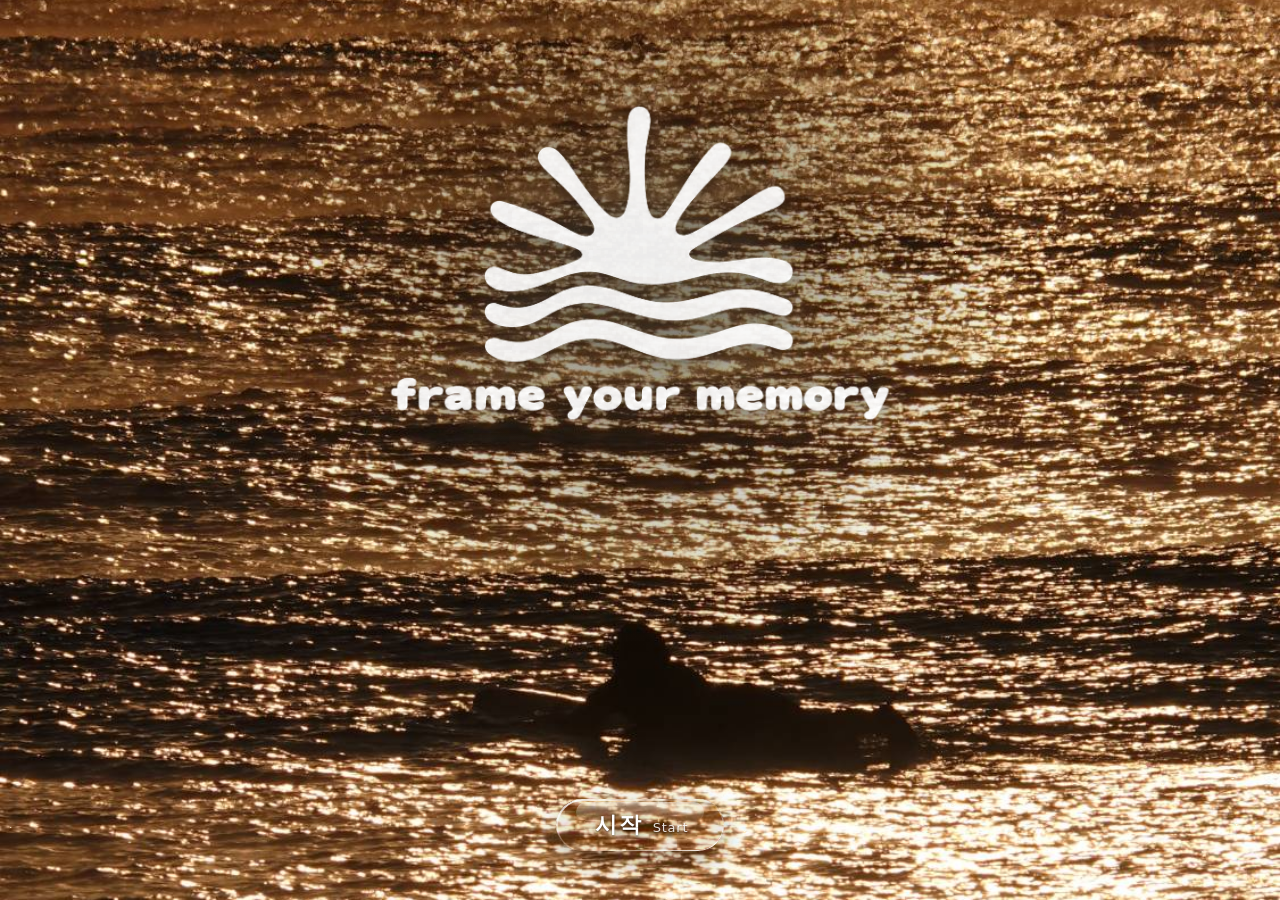
<file: src/index.html>
<!doctype html>
<html lang="ko">
<head>
  <meta charset="utf-8">
  <meta name="viewport" content="width=device-width, initial-scale=1, viewport-fit=cover">
  <meta name="theme-color" content="#0b2440">
  <title>frame your memory</title>
  <!-- 완성 사진 하단 글꼴: Jua(한글) + Fredoka(날짜·계정), SIL OFL -->
  <link rel="preconnect" href="https://fonts.googleapis.com">
  <link rel="preconnect" href="https://fonts.gstatic.com" crossorigin>
  <link href="https://fonts.googleapis.com/css2?family=Jua&family=Fredoka:wght@500;600&display=swap" rel="stylesheet">
  <link rel="stylesheet" href="css/style.css">
  <!-- 이태원 할로윈 시작 화면(?spot=itaewon): 첫 그림 전에 <html> 에 표시를 달아 바다 사진이 깜빡 보이지 않게 하고, 그때만 글꼴 Eater·Rye(SIL OFL)를 받음 -->
  <script>
    (function () {
      if ((new URLSearchParams(location.search).get('spot') || '').toLowerCase() !== 'itaewon') return;
      document.documentElement.classList.add('spot-itaewon');
      // 할로윈 에디션 종료(2026-11-02 00:00 한국 시간) 이후: 까만 화면에 종료 문구만, 촬영 버튼 없음 (style.css html.spot-ended)
      if (Date.now() >= Date.parse('2026-11-02T00:00:00+09:00')) {
        document.documentElement.classList.add('spot-ended');
        document.addEventListener('DOMContentLoaded', function () {
          document.body.insertAdjacentHTML('beforeend', '<div class="ended"><h1>That\u2019s a wrap on Halloween!</h1>' +
            '<p>Stay tuned for our next location.</p>' +
            '<a href="https://www.instagram.com/sunframestudio/" target="_blank" rel="noopener">@sunframestudio</a></div>');
        });
      }
      var l = document.createElement('link'); l.rel = 'stylesheet';
      l.href = 'https://fonts.googleapis.com/css2?family=Eater&family=Rye&display=swap';
      document.head.appendChild(l);
    })();
  </script>
</head>
<body>
  <canvas id="sea" aria-hidden="true"></canvas>
  <!-- 화면들: 한 번에 하나만 .is-active (showScreen으로 전환) -->
  <section class="screen start is-active" id="screen-start">
    <!-- 이태원 전용(?spot=itaewon 일 때만 보임): 흡혈귀 입 + 제목 -->
    <div class="vamp" id="vamp"><h1 class="vamp-title"><span class="t1" id="vamp-t1">TRY FREE</span><span class="t2" id="vamp-t2">PHOTOBOOTH</span></h1></div>
    <div class="logo-wrap">
      <div class="logo-shade" aria-hidden="true"></div>
      <img class="logo" src="assets/logo-white.png" alt="frame your memory">
    </div>
    <button id="start-btn" class="start-btn" type="button" aria-label="시작 Start"><span class="lens" aria-hidden="true"></span><span class="btn-label"><span class="ko">시작</span><span class="en" lang="en">Start</span></span></button>
    <div class="vamp-fence" aria-hidden="true"></div>
  </section>

  <section class="screen camera" id="screen-camera">
    <!-- 카메라 미리보기(세로 휴대폰 기준): 어디를 눌러도 준비 완료. 위에서 아래로 안내 / 진행 표시 / 액자 / 로고 / 안내 -->
    <div id="cam-view" class="cam-view" hidden>
      <p class="cam-top" id="cam-top"><span class="ko">휴대폰을 거치대에 세로로 놓아 주세요</span><span class="en" lang="en">Place your phone upright on the stand</span></p>
      <!-- 진행 표시: 촬영 중 '1 / 6' (촬영 순번) -->
      <p id="shot-count" class="shot-count" hidden><span class="dot" aria-hidden="true"></span><span id="shot-count-txt"></span></p>
      <!-- 액자: 네 컷 사진 종이 같은 크림색 테두리 안에 4:3 뷰파인더 -->
      <div class="frame">
        <div class="viewfinder">
          <video id="cam-video" playsinline muted autoplay></video>
          <!-- 카운트다운 큰 숫자 (뷰파인더 위, 글자 크기는 js가 뷰파인더 높이의 70%로 지정) -->
          <div id="countdown" class="countdown" aria-live="off" hidden></div>
          <!-- 준비 카운트다운 동안만 보이는 안내 띠 -->
          <div id="prep-label" class="prep-label" hidden><span class="ko">포즈를 준비하세요!</span><span class="en" lang="en">Get ready to pose!</span></div>
          <!-- 준비 끝 직후 약 1초 보이는 시작 알림 -->
          <div id="go-alert" class="go-alert" hidden aria-hidden="true"><div class="pill"><span class="ko">지금부터 촬영합니다!</span><span class="en" lang="en">Here we go!</span></div></div>
        </div>
      </div>
      <img class="cam-logo" src="assets/logo-white.png" alt="">
      <!-- 촬영 중 로고 자리: 미리보기 6칸 (js가 칸을 만들고 찍힐 때마다 사진으로 채움) -->
      <div id="shot-thumbs" class="shot-thumbs" hidden aria-hidden="true"></div>
      <p class="cam-bottom" id="cam-bottom"><span class="ko">준비되면 화면을 눌러 주세요</span><span class="en" lang="en">Tap the screen when ready</span></p>
      <button id="cam-back" class="cam-back" type="button" aria-label="처음으로 Home">← 처음으로 <span class="en" lang="en">Home</span></button>
    </div>
    <!-- 오류 안내 상자 (내용은 js에서 채움) -->
    <div id="cam-error" class="cam-error" hidden>
      <div class="card">
        <h2 id="err-title"></h2>
        <p id="err-msg"></p>
        <p id="err-hint" hidden></p>
        <div class="card-btns" id="err-btns"></div>
      </div>
    </div>
  </section>

  <!-- 사진 찍는 순간 화면 전체 흰색 플래시 -->
  <div id="flash" class="flash" aria-hidden="true"></div>

  <!-- 4단계: 6장 중 4장 고르기 (고른 순서가 네 컷 순서) -->
  <section class="screen select" id="screen-select">
    <h2 class="sel-title"><span class="ko">마음에 드는 사진 4장을 골라 주세요</span><span class="en" lang="en">Pick your 4 favorite photos</span></h2>
    <p id="sel-count" class="sel-count" aria-live="polite"></p>
    <!-- 칸(button.pick)은 js(renderSelect)가 채움 -->
    <div id="sel-grid" class="sel-grid"></div>
    <p id="sel-hint" class="sel-hint" aria-live="polite"></p>
    <div class="sel-btns">
      <button id="sel-next" type="button" class="next" disabled>다음 <span class="en" lang="en">Next</span></button>
      <div class="sel-row">
        <button id="sel-retake" type="button" class="sub">다시 찍기 <span class="en" lang="en">Retake</span></button>
        <button id="sel-home" type="button" class="sub">처음으로 <span class="en" lang="en">Home</span></button>
      </div>
    </div>
  </section>

  <!-- 5단계: 색감 고르기. 위 2x2 사진 미리보기(canvas는 js가 채움) / 아래 색감 버튼 4개 가로 한 줄(thumb canvas는 js가 채움) -->
  <section class="screen filter" id="screen-filter">
    <h2 class="sel-title"><span class="ko">색감을 골라 주세요</span><span class="en" lang="en">Choose a color tone</span></h2>
    <div class="tone-body">
      <div id="filter-photos" class="strip-photos"></div>
      <div id="tone-list" class="tone-list">
        <button type="button" class="tone" data-tone="softlight" aria-pressed="false"><span class="thumb"></span><span class="label"><span class="ko">윤슬</span><span class="en" lang="en">Glimmer</span></span></button>
        <button type="button" class="tone" data-tone="grainy" aria-pressed="false"><span class="thumb"></span><span class="label"><span class="ko">모래알</span><span class="en" lang="en">Sand</span></span></button>
        <button type="button" class="tone" data-tone="rio" aria-pressed="false"><span class="thumb"></span><span class="label"><span class="ko">노을</span><span class="en" lang="en">Golden Hour</span></span></button>
        <button type="button" class="tone" data-tone="graphite" aria-pressed="false"><span class="thumb"></span><span class="label"><span class="ko">밤바다</span><span class="en" lang="en">Night Sea</span></span></button>
      </div>
      <p id="tone-hint"><span class="ko">필터는 선택이에요 · 다시 누르면 해제돼요</span><span class="en" lang="en">Filters are optional — tap again to remove</span></p>
    </div>
    <div class="sel-btns">
      <button id="filter-make" type="button" class="next">다음 <span class="en" lang="en">Next</span></button>
      <button id="filter-back" type="button" class="sub">다시 고르기 <span class="en" lang="en">Back</span></button>
    </div>
  </section>

  <!-- 5.5단계: 스티커 붙이기. 왼쪽 무대(완성 사진 1:3 미리보기 + 스티커 DOM) / 오른쪽 스티커 목록. 칸·스티커는 js 가 채움 -->
  <section class="screen filter" id="screen-sticker">
    <h2 class="sel-title"><span class="ko">스티커를 붙여 보세요</span><span class="en" lang="en">Add some stickers</span></h2>
    <div class="stk-body">
      <div id="sticker-stage" class="stk-stage">
        <canvas id="sticker-preview" width="600" height="1800" aria-hidden="true"></canvas>
        <!-- 선택된 스티커의 테두리·✕·크기/회전 손잡이 (스티커 위에 하나만 겹쳐 둠) -->
        <div id="sticker-sel" class="stk-sel" hidden>
          <button type="button" class="sel-x" aria-label="스티커 지우기 Remove sticker">✕</button>
          <div class="sel-h" aria-label="크기·회전 Resize and rotate">↻</div>
        </div>
      </div>
      <div id="sticker-tray" class="stk-tray"></div>
    </div>
    <p class="stk-hint" aria-live="polite">
      <span id="sticker-guide"><span class="ko">누르면 붙고 끌어서 옮겨요 · 모서리로 크기·회전</span><span class="en" lang="en">Tap to add · drag to move · corner to resize &amp; rotate</span></span>
      <span id="sticker-limit" hidden><span class="ko">스티커는 20개까지 붙일 수 있어요</span><span class="en" lang="en">Up to 20 stickers</span></span>
    </p>
    <div class="sel-btns">
      <button id="sticker-make" type="button" class="next">완성하기 <span class="en" lang="en">Make it</span></button>
      <button id="sticker-back" type="button" class="sub">뒤로 <span class="en" lang="en">Back</span></button>
    </div>
  </section>

  <!-- 6단계: 완성 화면. 만드는 중(#result-wait) -> 합성이 끝나면 완성 사진(#result-done) -->
  <section class="screen filter" id="screen-result">
    <div id="result-wait" class="result-wait" aria-live="polite">
      <p class="wait-text"><span class="ko">만드는 중<span class="dots" aria-hidden="true"><i>.</i><i>.</i><i>.</i></span></span><span class="en" lang="en">Making your photo…</span></p>
    </div>
    <div id="result-done" class="result-done" hidden>
      <h2 class="sel-title"><span class="ko">완성됐어요!</span><span class="en" lang="en">Your photo is ready</span></h2>
      <canvas id="result-canvas" class="result-canvas" role="img" aria-label="완성된 네 컷 사진 Your finished photo"></canvas>
      <div class="sel-btns">
        <button id="result-save" type="button" class="next" disabled>사진 저장 <span class="en" lang="en">Save photo</span></button>
        <p id="result-note" class="result-note" aria-live="polite"></p>
        <div class="sel-row">
          <button id="result-back" type="button" class="sub">뒤로 <span class="en" lang="en">Back</span></button>
          <button id="result-home" type="button" class="sub">처음으로 <span class="en" lang="en">Home</span></button>
        </div>
      </div>
    </div>
  </section>
  <div id="ad-overlay" hidden role="dialog" aria-modal="true" aria-label="광고 Ad">
    <div class="ad-wrap">
      <div class="ad-top"><button id="ad-back" type="button">← 뒤로 <span lang="en">Back</span></button><span class="ad-tag">광고 · AD</span></div>
      <div class="ad-card">
        <div class="ad-media"><img id="ad-img" alt=""><img class="ad-logo" src="assets/logo-white.png" alt=""></div>
        <div class="ad-text">
          <h2 id="ad-title"></h2>
          <p id="ad-body"></p>
          <a id="ad-cta" class="ad-cta"></a>
          <small id="ad-note"></small>
        </div>
      </div>
      <div class="ad-count" id="ad-count" aria-live="polite"></div>
      <div class="ad-track"><div id="ad-bar"></div></div>
      <button id="ad-save" type="button" disabled>사진 저장하기 <span lang="en">Save photo</span></button>
    </div>
  </div>
  <script src="js/luts.js" defer></script>
  <script src="js/supabase.js" defer></script>
  <script src="js/app.js" defer></script>
</body>
</html>
</file>
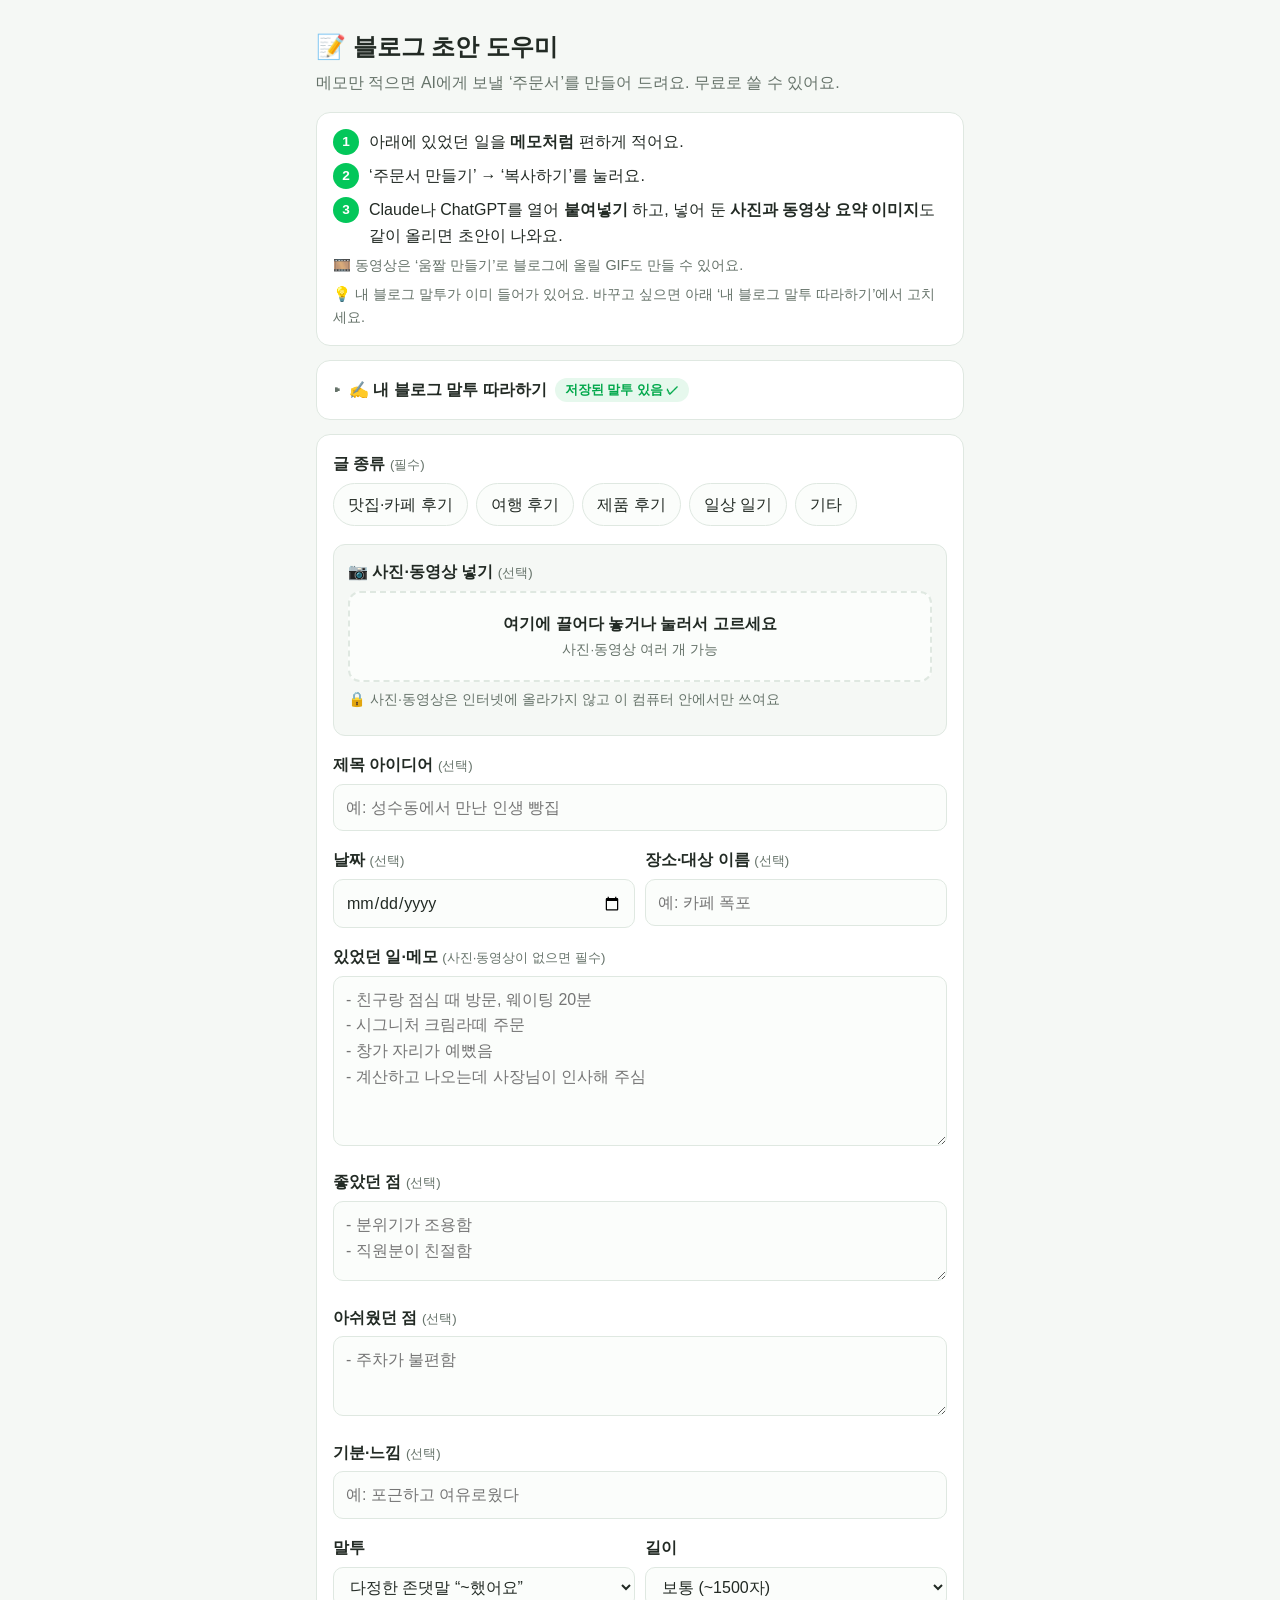
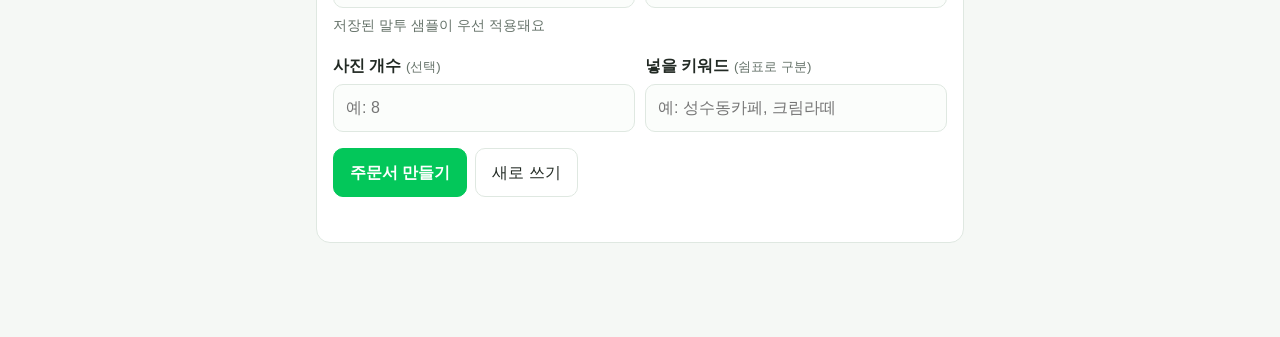
<file: src/블로그초안도우미/index.html>
<!doctype html>
<html lang="ko">
<head>
<meta charset="utf-8">
<meta name="viewport" content="width=device-width, initial-scale=1">
<title>블로그 초안 도우미</title>
<style>
:root{
  --bg:#f5f8f5; --card:#ffffff; --text:#222a24; --sub:#66736a; --line:#dfe8e1;
  --accent:#03c75a; --accent-d:#02a84b; --accent-soft:#e6f8ed; --warn:#c0392b; --field:#fbfdfb;
}
@media (prefers-color-scheme: dark){
  :root{
    --bg:#121614; --card:#1b211d; --text:#e8eee9; --sub:#9aa89e; --line:#2c352f;
    --accent:#2bd073; --accent-d:#22b862; --accent-soft:#1d2e24; --warn:#ff8a7a; --field:#161b18;
  }
}
*{box-sizing:border-box}
html,body{margin:0;overflow-x:hidden}
body{background:var(--bg);color:var(--text);font:16px/1.6 -apple-system,BlinkMacSystemFont,"Apple SD Gothic Neo","Malgun Gothic","Noto Sans KR",sans-serif}
.wrap{max-width:680px;margin:0 auto;padding:20px 16px 80px}
h1{font-size:1.5rem;margin:8px 0 4px}
.lead{color:var(--sub);margin:0 0 16px}
.card{background:var(--card);border:1px solid var(--line);border-radius:14px;padding:16px;margin-bottom:14px}
.steps{list-style:none;margin:0;padding:0;display:grid;gap:8px}
.steps li{display:flex;gap:10px;align-items:flex-start}
.steps b{flex:none;width:26px;height:26px;border-radius:50%;background:var(--accent);color:#fff;display:grid;place-items:center;font-size:.85rem}
label.l,.l{display:block;font-weight:700;margin:16px 0 6px}
.l small{font-weight:400;color:var(--sub)}
input[type=text],input[type=date],input[type=number],select,textarea{
  width:100%;font:inherit;color:var(--text);background:var(--field);border:1px solid var(--line);border-radius:10px;padding:10px 12px}
textarea{min-height:170px;resize:vertical}
textarea.sm{min-height:80px}
input:focus,select:focus,textarea:focus{outline:2px solid var(--accent);border-color:transparent}
.chips{display:flex;flex-wrap:wrap;gap:8px}
.chip{border:1px solid var(--line);background:var(--field);color:var(--text);border-radius:999px;padding:8px 14px;font:inherit;cursor:pointer}
.chip.on{background:var(--accent);border-color:var(--accent);color:#fff;font-weight:700}
.row2{display:grid;grid-template-columns:1fr 1fr;gap:10px}
@media(max-width:420px){.row2{grid-template-columns:1fr}}
.btns{display:flex;flex-wrap:wrap;gap:8px;margin-top:16px}
.btn{font:inherit;border:1px solid var(--line);background:var(--card);color:var(--text);border-radius:10px;padding:11px 16px;cursor:pointer}
.btn.main{background:var(--accent);border-color:var(--accent);color:#fff;font-weight:700}
.btn.main:hover{background:var(--accent-d)}
.msg{color:var(--warn);margin-top:10px;min-height:1.2em;font-size:.95rem}
#out{display:none}
#out textarea{min-height:300px;font-size:.92rem}
.hint{color:var(--sub);font-size:.9rem;margin:6px 0 0}
#toast{position:fixed;left:50%;bottom:28px;transform:translateX(-50%);background:var(--accent);color:#fff;padding:10px 20px;border-radius:999px;font-weight:700;opacity:0;pointer-events:none;transition:opacity .25s;max-width:90vw}
#toast.show{opacity:1}
.hide{display:none}
details.card summary{cursor:pointer;font-weight:700;list-style:none;display:flex;align-items:center;gap:8px;flex-wrap:wrap}
details.card summary::-webkit-details-marker{display:none}
details.card summary::before{content:'▸';color:var(--sub)}
details.card[open] summary::before{content:'▾'}
.badge{font-size:.8rem;font-weight:700;color:var(--accent-d);background:var(--accent-soft);border-radius:999px;padding:2px 10px}
#sample{min-height:240px;margin-top:10px}
.cnt{color:var(--sub);font-size:.85rem}
.media{border:1px solid var(--line);border-radius:12px;padding:14px;margin-top:18px;background:var(--bg)}
.media .l{margin-top:0}
.drop{display:block;border:2px dashed var(--line);border-radius:12px;padding:18px 12px;text-align:center;color:var(--sub);cursor:pointer;background:var(--field)}
.drop.over{border-color:var(--accent);background:var(--accent-soft);color:var(--text)}
.drop strong{color:var(--text)}
.grid{display:grid;grid-template-columns:repeat(auto-fill,minmax(104px,1fr));gap:8px;margin-top:10px}
.th{border:1px solid var(--line);border-radius:10px;overflow:hidden;background:var(--card);min-width:0}
.th .im,.th .ph{display:block;width:100%;aspect-ratio:1}
.th .im{object-fit:cover}
.th .ph{display:grid;place-items:center;background:#8a928c33;color:var(--sub);font-size:.75rem;padding:6px;word-break:break-all;text-align:center;overflow:hidden}
.th .cap{font-size:.8rem;font-weight:700;padding:4px 6px 0}
.th .ctl{display:flex;gap:4px;padding:4px 6px 6px}
.mini{border:1px solid var(--line);background:var(--card);color:var(--text);border-radius:8px;font:inherit;font-size:.8rem;padding:2px 8px;cursor:pointer;min-height:28px}
.mini:disabled{opacity:.35;cursor:default}
.mini.x{margin-left:auto}
.vid{margin-top:10px;border:1px solid var(--line);border-radius:10px;padding:10px;background:var(--card)}
.vid img{display:block;width:100%;height:auto;border-radius:8px;margin-top:6px}
.vid .cap{font-weight:700;font-size:.9rem}
.vmsg{color:var(--sub);font-size:.9rem;margin:6px 0 0}
.gif{margin-top:10px;padding-top:8px;border-top:1px dashed var(--line)}
.grow{display:flex;flex-wrap:wrap;align-items:center;gap:6px 12px;margin-top:6px;font-size:.85rem}
.grow label{display:flex;align-items:center;gap:6px}
.grow select{width:auto;padding:4px 8px;font-size:.85rem;border-radius:8px}
.grow input[type=range]{flex:1 1 90px;min-width:90px;accent-color:var(--accent)}
.grow canvas{width:56px;border-radius:6px;border:1px solid var(--line);flex:none}
.vid .gres img{width:auto;max-width:100%}
.warnt{color:var(--warn);font-weight:700}
.mnote{background:var(--accent-soft);color:var(--text);border-radius:10px;padding:10px 12px;margin:8px 0;font-weight:700;display:none}
</style>
</head>
<body>
<div class="wrap">
  <h1>📝 블로그 초안 도우미</h1>
  <p class="lead">메모만 적으면 AI에게 보낼 ‘주문서’를 만들어 드려요. 무료로 쓸 수 있어요.</p>

  <div class="card">
    <ol class="steps">
      <li><b>1</b><span>아래에 있었던 일을 <strong>메모처럼</strong> 편하게 적어요.</span></li>
      <li><b>2</b><span>‘주문서 만들기’ → ‘복사하기’를 눌러요.</span></li>
      <li><b>3</b><span>Claude나 ChatGPT를 열어 <strong>붙여넣기</strong> 하고, 넣어 둔 <strong>사진과 동영상 요약 이미지</strong>도 같이 올리면 초안이 나와요.</span></li>
    </ol>
    <p class="hint">🎞️ 동영상은 ‘움짤 만들기’로 블로그에 올릴 GIF도 만들 수 있어요.</p>
    <p class="hint">💡 내 블로그 말투가 이미 들어가 있어요. 바꾸고 싶으면 아래 ‘내 블로그 말투 따라하기’에서 고치세요.</p>
  </div>

  <details class="card" id="sampleBox">
    <summary>✍️ 내 블로그 말투 따라하기 <span class="badge hide" id="sampleBadge">저장된 말투 있음 ✓</span></summary>
    <textarea id="sample" placeholder="내가 쓴 네이버 블로그 글을 1~3편 붙여넣으세요."></textarea>
    <p class="hint">내 블로그(blog.naver.com/lse9040) 최근 글 3편에서 가져온 샘플이 기본으로 들어가 있어요. 다른 글로 바꾸고 싶으면 지우고 붙여넣으세요.</p>
    <div class="btns" style="align-items:center;margin-top:10px">
      <button type="button" class="btn" id="sampleClear">말투 샘플 지우기</button>
      <button type="button" class="btn" id="sampleReset">기본 샘플로 되돌리기 (lse9040 블로그 글)</button>
      <span class="cnt" id="sampleCnt">0자</span>
    </div>
  </details>

  <form class="card" id="f" onsubmit="return false" autocomplete="off">
    <div class="l" style="margin-top:0">글 종류 <small>(필수)</small></div>
    <div class="chips" id="types"></div>

    <div class="media" id="mediaBox">
      <div class="l">📷 사진·동영상 넣기 <small>(선택)</small></div>
      <label class="drop" id="drop">
        <strong>여기에 끌어다 놓거나 눌러서 고르세요</strong><br>
        <span class="cnt">사진·동영상 여러 개 가능</span>
        <input type="file" id="files" class="hide" multiple accept="image/*,video/*">
      </label>
      <p class="hint">🔒 사진·동영상은 인터넷에 올라가지 않고 이 컴퓨터 안에서만 쓰여요</p>
      <div class="grid" id="pgrid"></div>
      <div id="vlist"></div>
    </div>

    <label class="l" for="title">제목 아이디어 <small>(선택)</small></label>
    <input type="text" id="title" placeholder="예: 성수동에서 만난 인생 빵집">

    <div class="row2">
      <div><label class="l" for="date">날짜 <small>(선택)</small></label><input type="date" id="date"></div>
      <div><label class="l" for="place">장소·대상 이름 <small>(선택)</small></label><input type="text" id="place" placeholder="예: 카페 폭포"></div>
    </div>

    <label class="l" for="memo">있었던 일·메모 <small>(사진·동영상이 없으면 필수)</small></label>
    <textarea id="memo" placeholder="- 친구랑 점심 때 방문, 웨이팅 20분&#10;- 시그니처 크림라떼 주문&#10;- 창가 자리가 예뻤음&#10;- 계산하고 나오는데 사장님이 인사해 주심"></textarea>

    <div id="reviewBox">
      <label class="l" for="good">좋았던 점 <small>(선택)</small></label>
      <textarea id="good" class="sm" placeholder="- 분위기가 조용함&#10;- 직원분이 친절함"></textarea>
      <label class="l" for="bad">아쉬웠던 점 <small>(선택)</small></label>
      <textarea id="bad" class="sm" placeholder="- 주차가 불편함"></textarea>
    </div>

    <label class="l" for="mood">기분·느낌 <small>(선택)</small></label>
    <input type="text" id="mood" placeholder="예: 포근하고 여유로웠다">

    <div class="row2">
      <div><label class="l" for="tone">말투</label>
        <select id="tone">
          <option value="casual">친근한 반말체 “~했다”</option>
          <option value="polite" selected>다정한 존댓말 “~했어요”</option>
          <option value="info">담백한 정보형</option>
        </select>
        <p class="hint hide" id="toneNote">저장된 말투 샘플이 우선 적용돼요</p></div>
      <div><label class="l" for="len">길이</label>
        <select id="len">
          <option value="800">짧게 (~800자)</option>
          <option value="1500" selected>보통 (~1500자)</option>
          <option value="2500">길게 (~2500자)</option>
        </select></div>
    </div>

    <div class="row2">
      <div><label class="l" for="photos">사진 개수 <small>(선택)</small></label><input type="number" id="photos" min="0" max="50" inputmode="numeric" placeholder="예: 8"></div>
      <div><label class="l" for="kw">넣을 키워드 <small>(쉼표로 구분)</small></label><input type="text" id="kw" placeholder="예: 성수동카페, 크림라떼"></div>
    </div>

    <div class="btns">
      <button type="button" class="btn main" id="make">주문서 만들기</button>
      <button type="button" class="btn" id="reset">새로 쓰기</button>
    </div>
    <div class="msg" id="err" role="alert"></div>
  </form>

  <div class="card" id="out">
    <div class="l" style="margin-top:0">완성된 주문서</div>
    <div class="mnote" id="mnote"></div>
    <textarea id="result" readonly></textarea>
    <p class="hint">복사한 뒤 아래 버튼으로 AI 사이트를 열어 붙여넣으세요.</p>
    <div class="btns">
      <button type="button" class="btn main" id="copy">복사하기</button>
      <button type="button" class="btn" id="claude">Claude 열기</button>
      <button type="button" class="btn" id="gpt">ChatGPT 열기</button>
    </div>
  </div>
</div>
<div id="toast"></div>
<script type="text/plain" id="defaultSample">[예시 글: 쇼핑 천국 부산 후기]
원래 이번부산여행 계획은 ~
그냥 해운대가서 수영하기 & 마라국밥 먹기
이렇게가 끝이였는데

첫날 해운대 가자마자 보이는 수.영.금.지 표지판
강풍이 너무 심하게 불어 3일내내 해수욕은 못했다네여

대신!!
아니 부산이 이렇게 쇼핑천국이였닥우?
완전 신나게 쇼핑하고 왔다

나는 하루는 남포동 깡통시장
(부평깡통시장, 자갈치역 국제시장 등으로도 불리는데 다 똑같은곳이더라구요 검색하면?)

하루는 서면역과 전포역 거리를 돌아다녔당
🚶‍♀️🚶‍♀️🚶‍♀️

구입한것들 가격이랑
중간중간 맛집도 알려드리니 잘읽어바바연 ㅎ-ㅎ

부산 깡통시장
아니 나만 몰랐냐구
부산이 일본 수입상품으로 엄청유명하더라고요?
일본이랑 가까워서 그런가
일단 산리오 정품 신제품 파는곳 엄청많고요
일본 유명 주방용품도 모아놓고 팔고
부산의 돈키호테라고 불릴정도로 다양한 일본 식재료와 간식 등을 파는 가게도 있어여

쇼핑에 열중하느라 사진이 몇장 없다여,,,

1. 키티 수건 타올 파는곳!
벽에 걸려있는 호피 키티 비치타올이 날 미치게 해

여기 두군데가 가장유명한것같아여
저는 #송일사 에서 구매했어용
아마 가격은 다 비슷할거같은데 송일사가 종류가 더 다양한거같아 한번에 구매했습니덩
수건은 사천원 ~ 오천원 선으로 가격형성되어있구
키티 수건 진짜 너무 귀여워서 구매안할수없음 ㅠ
주의할점 ! 여기 수건집에서 파는 키티수건들은 산리오 정품은 아니라는점
사장님께 물어보지도 않았는데 키티짭~ 구경하라고~ 하시는데 너무웃김ㅋㅋㅋㅋㅋㅋㅋㅋㅋㅋㅋ
근데 막 찌그러진 못난 키티아니고 다 예뻐욤 ㅎㅅㅎ
수건의 퀄리티는 솔직히 고급스러운 편은 아님!
그래도 걍…. 예쁘잖아 ❤️

근데 이런 택이 다 붙어있던데…!
산리오에서 직접만든 상품은 아니지만
그래도 라이센스를 계약하고 만든제품이네욥 ㅋㅋㅋ
어쩐지 키티들이 말짱하게 생겼더라

2. 헬로키티 등 산리오 정품 파는 소품샵 !
전 #모모타로 와 #해전 에서 구입했어여!
모모타로에선 몬치치 보냉백과 키티삔
해전에선 몬치치 카라비너 샀는데 너무 맘에들허

제가 가본 셋중엔
모모타로가 제일 물건이 많은것 같았어요!
구경하면서 한발짝 떼기가 어려운정도 ㅋㅋㅋ
눈돌아갑니다여 👀

아쉬운점은 가격표가 잘 안붙어있어 계속 여쭤봐야하는데요 이때 상품을 잘 들여다보면 엔화로 작게 적혀있어요!  이걸로 대충 상품 가격 유추해볼수있답니당

태닝키티 핀은 만삼천원!
세수할때 양쪽 앞머리 이걸로 고정해주면
멧챠 가와이데스네 ;;
몬치치 카라비너는 오천원!
제가 또 카라비너를 조아하거든요
가방에 모자달기 딱좋그든요
묵직하이 튼튼하고 좋은 퀄리티 ⭐️

3. 부산의 돈키호테? #김영상회
네이버 지도에는 2호점만 뜨는데
2호점 앞에 좌판깔아놓은곳이 1호점 입니당

다양한 일본 식재료와 간식, 술, 피규어 등을 팔고있어용
여기서 나도 쯔유 사봄 ㅎㅎ

아니근데 지금 서면 롯데백화점에서도 김영상회 팝업을 하고있네유?!?!
뭐야 나 서울 오니깐 생긴 팝업 ,,,, 😳
깡통시장까지 올 시간 없으신 분들은 서면에서도 김영상회를 가보실수있겠어여 !!!

4. 그외 추천할곳

[예시 글: 베이스인네이처 고성 30km 하이킹 일기]
베이스인네이처 최장거리 30km를
암생각없이 도전한 (장비) 초보의 후기 🗯️

나의 상태에 대해 브리핑하자면
요즘엔 예전처럼 장거리 등산을 안한지 몇년됐다@
나이도먹었다@@
체력은 쓸애기..는 아니지만 암튼 트레이닝은 안된상태

베이스인네이처 하이킹 30km의 끝에는 캠핑장이있다
고로 모든 캠핑짐을 이고지고 다녀야하는 하이킹인데
난 백패킹 장비는 있지만 요즘 최신유행하는 초저중량 bpl 장비는 하나도 읍다,,,
그래서 진짜 최대한 다빼고 필수장비만 가져갔다오

그래도 난 다행히 장거리하이킹에 경험이한번있어따
바야흐로 몇년전 ott,,,,
진짜 머하는 프로그램인지 아무것도 모르고 온갖먹을거 마실거 무거운거무거운거 다챙겨감 ;;;;;;
그땐 종주산행 자주할때라 체력도 좋았는데 진짜 죽는줄알았다 🥹 거의 마지막으로 도착했던기억이
너무 안좋은 기억이라 블로그에 남기지도않았나보다 ㅋㅋㅋㅋㅋㅋㅋㅋㅋㅋㅋㅋㅋㅋㅋ

그래서 이번엔 먹을거? 노노 침낭? 노노 안춥겠지 설마
이렇게 최대한 짐줄이는걸 목표로 시작했다
행사 당일엔 새벽 5시반부터 셔틀 장소에 가야해
전날 미리 숙소를 잡고 잠깐이라도 눈을 붙혔다
애견동반이 가능한 #속초월드스카이호텔
가격도 저렴하고 컨디션도 좋았다!
속초는 저렴한 숙소가 많아서 넘 조하

그리고 셔틀탑승장소인 영랑호 주차장에 도착 !
애견동반이 가능한 차량은 방금떠나서
다음셔틀을 기다리게되었다

아침 안먹으면 쓰러질까봐 사온 삼각김밥을 먹으며~

40분 넘게 기다렸다 ㅠ

드디어 셔틀 탑승 ~~

언니만 오매불망 기다리는 뚭이

도착해서 보호대차고 화장실가고 하느라 오래걸렸는데
다행히(?) 스타트가 지연되었다고 한다
7시가 훨 넘어서 출발 ~~~

체크인하면서 준비해주신 기념모자와 에너지젤을받고
(1g이라도 덜나가려고 부채와 스티커는 패스했다ㅠㅜ)

7:23 am 스타트

입구에서 사진찍고 출바알 ~
했.눈.데

시작하자마자 도강을 하게됐다 ㅋㅋㅋ
전날까지 온 비로 물이 엄청 많이 불어났나보다
기껏 착용한 발목보호대랑 양말 다시 다벗기

초반 도강구간엔 수량이 꽤많아서 이렇게 스텝분들이 도와주셨다 !
잠깐만 발담궈도 척추까지 찌릿해지는 얼음물이였는데 어떻게 계속 물속에 서계시눈지 ㅠㅠ 고생고생

생각보다 도강할일이 많았다…
나중엔 그냥 신발벗는걸 포기 ㅋ
왠만한데는 그냥 신발신고 최대한 돌을 밟고 건너려고 노력했다
아니 하이킹 샌들신고 오신분들도많던데.. 천재세요?!
물 건너야하는지 나만몰랏서 ㅠ

물을 아직 무서워하는 뚭뚭이~~~
수봉언니가 다 안아서 건너갔다 ㅋㅋㅋㅋ

내가 넘 좋아하는 사진 !!
오랜만에 한참 숲속을 걸으니까 너무너무 좋았당
전날비내려서 약간 습습한 냄새랑 ,,, 풀냄새랑,,, 💚

중간에 또 나타난 도강구간 ~~~
저 나무다리 밟고 건널수있을거같은데 생각만하고 그냥 안전하게 물밟고 갔는데 나중에보니 진짜 저 나무로 건너신분들이 있어따 ㅋㅋㅋㅋㅋㅋㅋㅋ

여러번의 도강후 쪼올딱 젖어버린 울뚭이 😭

나중엔 스스로 건너는 연습도 시켰다
넘대견했다 뚭쓰뚭쓰 ㅜㅜㅜㅜㅜ

[예시 글: 써피 비키니 커버업 세트 후기]
비키니 수영복 브랜드 써피 SURFEA의
이번 26ss 신상 비키니 ALMA 알마 비키니 세트 !

탑은 스트랩으로 세가지 방법으로 연출할수있고
커버업 스커트도 세트로 이루어져 있다

써피 비키니 사이즈팁!
난 상의 55-55반을 주로입어 s사이즈를 선택했고 잘맞았다 !

하의는.. m을 선택했는데 약간 작았다 ㅠ !! 라지는 입어야 괜찮았을것같당,,,

커버업 스커트는 비침이 아예없고 스트링으로 길이도 조절할수있어 해변이 아닌곳에서도 편하게 입고 다닐수있을것 같다 😆

비키니탑 스트랩은 세가지로 바꾸어가며 착용가능!

@나처럼 끈하나를 길게만들어 홀터넥으로
@원래 달려있던것처럼 스트랩 두개로 입기
@스트랩을 아예 제거해서 스트랩리스 탑으로

이렇게 톡톡한 재질은 바디실루엣을 그대로 드러내지 않아서 내가 좋아하는 수영복 재질이다 ㅎㅎ
그리고 아주 탄탄해서 거센 강원도 바다 물살에도 막 헤엄치고 놀기 엄청 편했다 👍

바텀이 약간작아 응디가 좀 답답해따 ㅜㅋ

검색해보니 지금 29cm에서 여름세일(?) 중이라 써피 공홈보다 더 싸게 판매되고 있다 !! 세일끝나기전에 얼른 달료 @@

근데 같이 코디한 모자도 너무 예쁘지 않나요 ㅋ

#777mih
#777메이드인헤븐
이라는 브랜드 거외다.

유투버가 쓴거보고 반해서 찾아봤는데 매장이 바로 근처에있어서 질러버렸당 후후
응 자랑중 맞음 ~</script>

<script>
(function(){
  var TYPES=['맛집·카페 후기','여행 후기','제품 후기','일상 일기','기타'];
  var REVIEW={'맛집·카페 후기':1,'여행 후기':1,'제품 후기':1};
  var KEY='blogDraftHelper.v1';
  var SKEY='blogDraftHelper.sample.v1';
  var $=function(id){return document.getElementById(id)};
  var type='';
  var ids=['title','date','place','memo','good','bad','mood','tone','len','photos','kw'];

  var typesEl=$('types');
  TYPES.forEach(function(t){
    var b=document.createElement('button');
    b.type='button';b.className='chip';b.textContent=t;
    b.onclick=function(){setType(t);save();};
    typesEl.appendChild(b);
  });
  function setType(t){
    type=t;
    [].forEach.call(typesEl.children,function(c){c.classList.toggle('on',c.textContent===t)});
    $('reviewBox').classList.toggle('hide', !!t && !REVIEW[t] && t!=='기타' ? true : false);
  }

  function save(){
    try{
      var d={type:type};
      ids.forEach(function(i){d[i]=$(i).value});
      localStorage.setItem(KEY,JSON.stringify(d));
    }catch(e){}
  }
  function load(){
    try{
      var d=JSON.parse(localStorage.getItem(KEY)||'null');
      if(!d)return;
      ids.forEach(function(i){if(d[i]!=null)$(i).value=d[i]});
      if(d.type)setType(d.type);
    }catch(e){}
  }
  ids.forEach(function(i){$(i).addEventListener('input',save);$(i).addEventListener('change',save)});
  load();

  var sample=$('sample');
  function sampleText(){return sample.value.trim()}
  function sampleUI(){
    var n=sampleText().length,on=n>0;
    $('sampleCnt').textContent=n.toLocaleString()+'자'+(n>4000?' (프롬프트에는 앞부분 약 4000자만 들어가요)':'');
    $('sampleBadge').classList.toggle('hide',!on);
    $('toneNote').classList.toggle('hide',!on);
  }
  function saveSample(){
    try{
      localStorage.setItem(SKEY,sampleText()?sample.value:'');
    }catch(e){}
    sampleUI();
  }
  var DEF=$('defaultSample').textContent;
  try{var sv=localStorage.getItem(SKEY);sample.value=sv===null?DEF:sv}catch(e){sample.value=DEF}
  sampleUI();
  sample.addEventListener('input',saveSample);
  $('sampleClear').onclick=function(){
    if(!sampleText()||!confirm('저장된 말투 샘플을 지울까요?'))return;
    sample.value='';saveSample();toast('말투 샘플을 지웠어요');
  };
  $('sampleReset').onclick=function(){
    if(sampleText()&&sample.value!==DEF&&!confirm('지금 샘플을 기본 샘플로 바꿀까요?'))return;
    sample.value=DEF;saveSample();toast('기본 샘플로 되돌렸어요');
  };
  function trimSample(t){
    if(t.length<=4000)return t;
    var c=t.slice(0,4000),i=c.lastIndexOf('\n\n');
    return (i>1500?c.slice(0,i):c).trim();
  }

  function toast(m){
    var t=$('toast');t.textContent=m;t.classList.add('show');
    clearTimeout(toast._t);toast._t=setTimeout(function(){t.classList.remove('show')},1800);
  }
  function v(i){return $(i).value.trim()}

  /* ---- 사진·동영상 (이 컴퓨터 안에서만 사용, 저장 안 함) ---- */
  var photos=[],videos=[],autoCnt=false,vq=Promise.resolve();
  function pad(n){return (n<10?'0':'')+n}
  function ymd(t){var d=new Date(t);return d.getFullYear()+'-'+pad(d.getMonth()+1)+'-'+pad(d.getDate())}
  function exifTime(buf){
    try{
      var dv=new DataView(buf),len=dv.byteLength;
      if(dv.getUint16(0)!==0xFFD8)return null;
      var o=2;
      while(o+4<len){
        var mk=dv.getUint16(o);
        if((mk&0xFF00)!==0xFF00)return null;
        var sz=dv.getUint16(o+2);
        if(mk===0xFFE1&&dv.getUint32(o+4)===0x45786966){
          var tf=o+10,le=dv.getUint16(tf)===0x4949;
          var g16=function(p){return dv.getUint16(p,le)},g32=function(p){return dv.getUint32(p,le)};
          var rd=function(ifd,want){
            var res={},n=g16(ifd);
            for(var i=0;i<n;i++){
              var e=ifd+2+i*12,tag=g16(e);
              if(want.indexOf(tag)<0)continue;
              if(tag===0x8769){res[tag]=g32(e+8);continue}
              var cnt=g32(e+4),p=cnt>4?tf+g32(e+8):e+8,s='';
              for(var k=0;k<cnt-1;k++)s+=String.fromCharCode(dv.getUint8(p+k));
              res[tag]=s;
            }
            return res;
          };
          var i0=rd(tf+g32(tf+4),[0x8769,0x0132]),s=null;
          if(i0[0x8769]){var ex=rd(tf+i0[0x8769],[0x9003]);s=ex[0x9003]}
          s=s||i0[0x0132];
          var m=s&&/(\d{4}):(\d\d):(\d\d)[ T](\d\d):(\d\d):(\d\d)/.exec(s);
          return m?new Date(+m[1],m[2]-1,+m[3],+m[4],+m[5],+m[6]).getTime():null;
        }
        o+=2+sz;
      }
    }catch(e){}
    return null;
  }
  function readExif(f){
    return new Promise(function(res){
      if(!/jpe?g$/i.test(f.name)&&f.type!=='image/jpeg')return res(null);
      var r=new FileReader();
      r.onload=function(){res(exifTime(r.result))};
      r.onerror=function(){res(null)};
      r.readAsArrayBuffer(f.slice(0,131072));
    });
  }
  function el(tag,cls,txt){var e=document.createElement(tag);if(cls)e.className=cls;if(txt!=null)e.textContent=txt;return e}
  function mini(txt,fn,dis,cls){var b=el('button','mini'+(cls?' '+cls:''),txt);b.type='button';b.disabled=!!dis;b.onclick=fn;return b}
  function renderPhotos(){
    var g=$('pgrid');g.textContent='';
    photos.forEach(function(p,i){
      var th=el('div','th');
      var im=el('img','im');im.alt='사진 '+(i+1);im.src=p.url;
      im.onerror=function(){var ph=el('div','ph',p.file.name);th.replaceChild(ph,im)};
      th.appendChild(im);
      th.appendChild(el('div','cap','사진 '+(i+1)));
      var c=el('div','ctl');
      c.appendChild(mini('◀',function(){mv(i,-1)},i===0));
      c.appendChild(mini('▶',function(){mv(i,1)},i===photos.length-1));
      c.appendChild(mini('✕',function(){rmPhoto(i)},false,'x'));
      c.lastChild.setAttribute('aria-label','사진 '+(i+1)+' 지우기');
      th.appendChild(c);g.appendChild(th);
    });
    if(photos.length){$('photos').value=photos.length;autoCnt=true;save()}
    else if(autoCnt){$('photos').value='';autoCnt=false;save()}
  }
  function mv(i,d){var j=i+d;if(j<0||j>=photos.length)return;var t=photos[i];photos[i]=photos[j];photos[j]=t;renderPhotos()}
  function rmPhoto(i){URL.revokeObjectURL(photos[i].url);photos.splice(i,1);renderPhotos()}
  function rmVideo(i){var x=videos[i];x.dead=true;URL.revokeObjectURL(x.url);if(x.sheet)URL.revokeObjectURL(x.sheet);if(x.gurl)URL.revokeObjectURL(x.gurl);if(x.pv){x.pv.removeAttribute('src');x.pv.load()}videos.splice(i,1);renderVideos()}
  function sheetOf(x,n){
    x.sn=n;
    var cw=480,ch=x.frames[0].height,c=document.createElement('canvas');
    c.width=cw*3;c.height=ch*2;
    var g=c.getContext('2d');g.fillStyle='#000';g.fillRect(0,0,c.width,c.height);
    x.frames.forEach(function(f,k){
      var cx=(k%3)*cw,cy=Math.floor(k/3)*ch;
      g.drawImage(f,cx,cy);
      var t='동영상 '+n+' · 장면 '+(k+1);
      g.font='bold 20px sans-serif';
      var w=g.measureText(t).width+16;
      g.fillStyle='rgba(0,0,0,.6)';g.fillRect(cx+6,cy+6,w,30);
      g.fillStyle='#fff';g.textBaseline='middle';g.fillText(t,cx+14,cy+21);
    });
    c.toBlob(function(b){
      if(x.dead||!b)return;
      if(x.sheet)URL.revokeObjectURL(x.sheet);
      x.sheet=URL.createObjectURL(b);renderVideos();
    },'image/jpeg',0.85);
  }
  function renderVideos(){
    var L=$('vlist');L.textContent='';
    videos.forEach(function(x,i){
      var n=i+1,b=el('div','vid');
      b.appendChild(el('div','cap','동영상 '+n+' 요약 이미지 · '+x.file.name));
      if(x.err)b.appendChild(el('p','vmsg','이 동영상은 이 브라우저에서 열 수 없어요. Safari로 열거나, 동영상 화면을 캡처해서 사진으로 넣어 주세요.'));
      else if(!x.frames)b.appendChild(el('p','vmsg','요약 이미지를 만드는 중이에요…'));
      else{
        if(x.sn!==n)sheetOf(x,n);
        if(x.sheet){
          var im=el('img');im.alt='동영상 '+n+' 요약 이미지';im.src=x.sheet;b.appendChild(im);
          var a=el('a','btn','이미지 저장');a.href=x.sheet;a.download='동영상'+n+'_요약.jpg';
          a.style.cssText='display:inline-block;margin-top:8px;text-decoration:none;padding:6px 12px;min-height:0';
          b.appendChild(a);
        }
      }
      var r=mini('✕ 지우기',function(){rmVideo(i)});r.style.marginLeft='8px';
      b.appendChild(r);
      if(x.frames&&!x.err)b.appendChild(gifUI(x,n));
      L.appendChild(b);
    });
  }
  /* ---- 움짤(GIF) 만들기 ---- */
  function fmt(t){t=Math.floor(t);return pad(Math.floor(t/60))+':'+pad(t%60)}
  function fsz(b){return b>=1048576?(b/1048576).toFixed(1)+'MB':Math.max(1,Math.round(b/1024))+'KB'}
  function tick(){return new Promise(function(r){setTimeout(r,0)})}
  function st(x){var l=Math.min(x.gl,x.dur),mx=Math.max(0,x.dur-l);return x.gs==null?Math.max(0,Math.min(mx,x.dur/2-l/2)):Math.min(x.gs,mx)}
  function pvid(x){
    if(!x.pv){var v=document.createElement('video');v.muted=true;v.preload='auto';v.playsInline=true;v.src=x.url;x.pv=v}
    return x.pv;
  }
  function seek(v,t){
    return new Promise(function(res){
      var tm,dn;
      function fin(){if(dn)return;dn=1;clearTimeout(tm);v.removeEventListener('seeked',fin);res()}
      function go(){
        if(v.readyState>=2&&Math.abs(v.currentTime-t)<0.001)return fin();
        v.addEventListener('seeked',fin);v.currentTime=t;
      }
      tm=setTimeout(fin,8000);
      if(v.readyState>=1)go();else v.addEventListener('loadedmetadata',go,{once:true});
    });
  }
  function prev(x){
    var t=st(x);x.pt=t;
    x.pq=(x.pq||Promise.resolve()).then(function(){
      if(x.dead||x.pt!==t)return;
      var v=pvid(x);return seek(v,t).then(function(){
        if(x.dead||!v.videoWidth)return;
        x.pc.getContext('2d').drawImage(v,0,0,x.pc.width,x.pc.height);
      });
    });
  }
  function prog(x,m){x.gmsg=m;if(x.pe)x.pe.textContent=m}
  function selOpt(lab,opts,cur,fn){
    var l=el('label',null,lab),s=el('select');
    opts.forEach(function(o){var op=el('option',null,o[1]);op.value=o[0];s.appendChild(op)});
    s.value=cur;s.onchange=function(){fn(+s.value)};
    l.appendChild(s);return l;
  }
  function gifUI(x,n){
    var d=el('div','gif'),dur=x.dur||0,l=Math.min(x.gl,dur),mx=Math.max(0,dur-l);
    var r1=el('div','grow');r1.appendChild(el('span',null,'시작 위치'));
    var rg=el('input');rg.type='range';rg.min=0;rg.max=mx;rg.step=0.1;rg.value=st(x);
    rg.disabled=!!x.gb||mx<=0;rg.setAttribute('aria-label','움짤 시작 위치');
    var tl=el('span',null,fmt(st(x)));
    rg.oninput=function(){x.gs=+rg.value;tl.textContent=fmt(x.gs);prev(x)};
    r1.appendChild(rg);r1.appendChild(tl);
    if(!x.pc){x.pc=document.createElement('canvas');x.pc.width=72;x.pc.height=Math.max(2,Math.round(72*x.frames[0].height/x.frames[0].width));prev(x)}
    r1.appendChild(x.pc);d.appendChild(r1);
    var r2=el('div','grow');
    r2.appendChild(selOpt('길이',[[2,'2초'],[3,'3초'],[4,'4초'],[5,'5초'],[6,'6초']],x.gl,function(v){x.gl=v;renderVideos();prev(x)}));
    r2.appendChild(selOpt('크기',[[360,'작게 360px'],[480,'보통 480px'],[640,'크게 640px']],x.gw,function(v){x.gw=v}));
    var bt=el('button','btn','🎞️ '+(x.gurl?'다시 만들기':'움짤 만들기'));
    bt.type='button';bt.disabled=!!x.gb;bt.style.cssText='padding:6px 12px;min-height:0';
    bt.onclick=function(){makeGif(x)};
    r2.appendChild(bt);d.appendChild(r2);
    x.pe=null;
    if(x.gb){x.pe=el('p','vmsg',x.gmsg);d.appendChild(x.pe)}
    else if(x.gerr)d.appendChild(el('p','vmsg','움짤을 만들지 못했어요. 다시 눌러 보세요.'));
    if(x.gurl){
      var g=el('div','gres'),im=el('img');im.alt='동영상 '+n+' 움짤';im.src=x.gurl;g.appendChild(im);
      var big=x.gsz>10485760,p=el('p','vmsg','동영상 '+n+' 움짤 · '+fsz(x.gsz)+' ');
      if(big)p.appendChild(el('span','warnt','파일이 커요. 길이를 줄이거나 크기를 작게 해서 다시 만들어 보세요.'));
      g.appendChild(p);
      var a=el('a','btn','GIF 저장');a.href=x.gurl;a.download='동영상'+n+'_움짤.gif';
      a.style.cssText='display:inline-block;margin-top:6px;text-decoration:none;padding:6px 12px;min-height:0';
      g.appendChild(a);g.appendChild(el('p','hint','움짤은 네이버 블로그 글쓰기에서 사진처럼 올리면 돼요.'));
      d.appendChild(g);
    }
    return d;
  }
  async function makeGif(x){
    if(x.gb||x.dead||!x.frames)return;
    x.gb=1;x.gerr=0;x.gmsg='움짤 만드는 중…';
    if(x.gurl){URL.revokeObjectURL(x.gurl);x.gurl=null}
    renderVideos();
    try{
      var v=pvid(x);await x.pq;
      var dur=x.dur,l=Math.min(x.gl,dur),s=st(x),fps=10,n=Math.max(1,Math.round(l*fps));
      if(v.readyState<1)await new Promise(function(r){v.addEventListener('loadedmetadata',r,{once:true});setTimeout(r,8000)});
      var w=x.gw,h=Math.round(w*v.videoHeight/v.videoWidth);h-=h%2;
      if(!w||!h||h<2)throw 0;
      var c=document.createElement('canvas');c.width=w;c.height=h;
      var g=c.getContext('2d',{willReadFrequently:true}),fr=[];
      for(var i=0;i<n;i++){
        await seek(v,Math.max(0,Math.min(s+i/fps,dur-0.05)));
        if(x.dead)return;
        g.drawImage(v,0,0,w,h);fr.push(g.getImageData(0,0,w,h).data);
        prog(x,'움짤 만드는 중… '+(i+1)+'/'+n);await tick();
      }
      var b=await gifEnc(fr,w,h,fps,function(k){prog(x,'움짤 다듬는 중… '+k+'/'+n)});
      if(x.dead)return;
      x.gurl=URL.createObjectURL(b);x.gsz=b.size;
    }catch(e){x.gerr=1}
    x.gb=0;if(!x.dead){x.pt=-1;renderVideos();prev(x)}
  }
  async function gifEnc(fr,w,h,fps,pg){
    var hist=new Uint32Array(32768),i,j,k,d;
    fr.forEach(function(d){for(var j=0;j<d.length;j+=8)hist[(d[j]>>3<<10)|(d[j+1]>>3<<5)|(d[j+2]>>3)]++});
    var cols=[];for(i=0;i<32768;i++)if(hist[i])cols.push(i);
    function chv(k,c){return c===0?k>>10:c===1?(k>>5)&31:k&31}
    function mk(c){
      var pop=0,mn=[31,31,31],mx=[0,0,0],q,a;
      c.forEach(function(k){q=hist[k];pop+=q;for(var m=0;m<3;m++){a=chv(k,m);if(a<mn[m])mn[m]=a;if(a>mx[m])mx[m]=a}});
      var ch=0,rg=0;for(var m=0;m<3;m++)if(mx[m]-mn[m]>=rg){rg=mx[m]-mn[m];ch=m}
      return {c:c,pop:pop,ch:ch,sc:c.length>1?pop*(rg+1):-1};
    }
    var bx=[mk(cols)];
    while(bx.length<256){
      var bi=-1,bs=0;
      for(i=0;i<bx.length;i++)if(bx[i].sc>bs){bs=bx[i].sc;bi=i}
      if(bi<0)break;
      var B=bx[bi],ch=B.ch;
      B.c.sort(function(p,q){return chv(p,ch)-chv(q,ch)});
      var acc=0,cut=1;
      for(i=0;i<B.c.length-1;i++){acc+=hist[B.c[i]];cut=i+1;if(acc*2>=B.pop)break}
      bx[bi]=mk(B.c.slice(0,cut));bx.push(mk(B.c.slice(cut)));
    }
    var pal=new Uint8Array(768),lut=new Int16Array(32768).fill(-1),nb=bx.length;
    bx.forEach(function(B,n){
      var sr=0,sg=0,sb=0,t=0;
      B.c.forEach(function(k){var q=hist[k];sr+=(k>>10)*q;sg+=((k>>5)&31)*q;sb+=(k&31)*q;t+=q;lut[k]=n});
      var e=function(v){v=Math.round(v/t);return (v<<3)|(v>>2)};
      pal[n*3]=e(sr);pal[n*3+1]=e(sg);pal[n*3+2]=e(sb);
    });
    function near(k){
      var r=((k>>10)<<3)|4,g=(((k>>5)&31)<<3)|4,b=((k&31)<<3)|4,best=0,bd=1e9;
      for(var n=0;n<nb;n++){var dr=pal[n*3]-r,dg=pal[n*3+1]-g,db=pal[n*3+2]-b,dd=dr*dr+dg*dg+db*db;if(dd<bd){bd=dd;best=n}}
      return best;
    }
    var tab=new Uint16Array(1<<20),tg=new Uint32Array(1<<20),gen=1;
    function lzw(ix){
      var cs=9,nx=258,cur=0,nbit=0,buf=[];
      function em(c){cur|=c<<nbit;nbit+=cs;while(nbit>=8){buf.push(cur&255);cur>>>=8;nbit-=8}}
      gen++;em(256);var p=ix[0];
      for(var i=1;i<ix.length;i++){
        var k=ix[i],key=(p<<8)|k;
        if(tg[key]===gen){p=tab[key];continue}
        em(p);
        if(nx===4096){em(256);nx=258;cs=9;gen++}
        else{if(nx>=(1<<cs))cs++;tab[key]=nx++;tg[key]=gen}
        p=k;
      }
      em(p);em(257);if(nbit>0)buf.push(cur&255);
      return buf;
    }
    var dl=Math.round(100/fps),parts=[];
    var hd=new Uint8Array(13+768+19);
    'GIF89a'.split('').forEach(function(ch,i){hd[i]=ch.charCodeAt(0)});
    hd.set([w&255,w>>8,h&255,h>>8,0xF7,0,0],6);hd.set(pal,13);
    hd.set([0x21,0xFF,0x0B],781);
    'NETSCAPE2.0'.split('').forEach(function(ch,i){hd[784+i]=ch.charCodeAt(0)});
    hd.set([3,1,0,0,0],795);
    parts.push(hd);
    for(var f=0;f<fr.length;f++){
      d=fr[f];var ix=new Uint8Array(w*h);
      for(j=0,i=0;i<ix.length;i++,j+=4){
        k=(d[j]>>3<<10)|(d[j+1]>>3<<5)|(d[j+2]>>3);
        var m=lut[k];if(m<0)m=lut[k]=near(k);ix[i]=m;
      }
      var bf=lzw(ix),nbk=Math.ceil(bf.length/255),o=new Uint8Array(19+bf.length+nbk+1);
      o.set([0x21,0xF9,4,4,dl&255,dl>>8,0,0,0x2C,0,0,0,0,w&255,w>>8,h&255,h>>8,0,8]);
      var q=19;
      for(i=0;i<bf.length;i+=255){var ln=Math.min(255,bf.length-i);o[q++]=ln;for(j=0;j<ln;j++)o[q++]=bf[i+j]}
      parts.push(o);pg(f+1);await tick();
    }
    parts.push(new Uint8Array([0x3B]));
    return new Blob(parts,{type:'image/gif'});
  }
  function grab(x){
    return new Promise(function(done){
      var v=document.createElement('video'),fr=[],k=0,tm;
      v.muted=true;v.preload='auto';v.playsInline=true;
      function fail(){clearTimeout(tm);v.removeAttribute('src');v.load();x.err=true;done()}
      function ok(){clearTimeout(tm);v.removeAttribute('src');v.load();x.frames=fr;done()}
      function arm(){clearTimeout(tm);tm=setTimeout(fail,15000)}
      v.onerror=fail;
      v.onloadedmetadata=function(){
        if(!v.videoWidth||!v.videoHeight||!isFinite(v.duration)||x.dead)return fail();
        x.dur=v.duration;
        arm();v.currentTime=v.duration*(0.5/6);
      };
      v.onseeked=function(){
        if(x.dead)return fail();
        var cw=480,ch=Math.round(cw*v.videoHeight/v.videoWidth),c=document.createElement('canvas');
        c.width=cw;c.height=ch;c.getContext('2d').drawImage(v,0,0,cw,ch);fr.push(c);
        if(++k>=6)return ok();
        arm();v.currentTime=v.duration*((k+0.5)/6);
      };
      arm();v.src=x.url;
    });
  }
  function addFiles(list){
    var fs=[].slice.call(list),ph=[];
    fs.forEach(function(f){
      if(/^video\//.test(f.type)||/\.(mp4|mov|m4v|webm|avi|mkv)$/i.test(f.name)){
        var x={file:f,url:URL.createObjectURL(f),gl:3,gw:480};videos.push(x);
        vq=vq.then(function(){return x.dead?0:grab(x)}).then(renderVideos);
      }else if(/^image\//.test(f.type)||/\.(jpe?g|png|gif|webp|heic|heif|bmp)$/i.test(f.name))ph.push(f);
    });
    renderVideos();
    Promise.all(ph.map(function(f){
      return readExif(f).then(function(t){
        var ex=t!=null;
        return {file:f,url:URL.createObjectURL(f),t:ex?t:f.lastModified||0};
      });
    })).then(function(a){
      a.sort(function(p,q){return p.t-q.t});
      photos=photos.concat(a);renderPhotos();
      if(!$('date').value&&photos.length){
        var m=Math.min.apply(null,photos.map(function(p){return p.t}));
        if(m>0){$('date').value=ymd(m);save()}
      }
    });
  }
  var drop=$('drop');
  $('files').onchange=function(){addFiles(this.files);this.value=''};
  ['dragenter','dragover'].forEach(function(n){drop.addEventListener(n,function(e){e.preventDefault();drop.classList.add('over')})});
  ['dragleave','drop'].forEach(function(n){drop.addEventListener(n,function(e){e.preventDefault();drop.classList.remove('over')})});
  drop.addEventListener('drop',function(e){if(e.dataTransfer&&e.dataTransfer.files.length)addFiles(e.dataTransfer.files)});
  $('photos').addEventListener('input',function(){autoCnt=false});
  function vReady(){return videos.filter(function(x){return x.frames}).length}

  function build(){
    var np=photos.length,nv=vReady(),media=np+nv>0;
    var tone=$('tone').value, isRev=!!REVIEW[type];
    var toneTxt={casual:'친근한 반말체(“~했다”, “~였다”)',polite:'다정한 존댓말(“~했어요”, “~예요”)',info:'담백하고 정보 위주인 문체(과장 없이 깔끔하게)'}[tone];
    var lenTxt=$('len').value;
    var gi=[];videos.forEach(function(x,i){if(x.gurl)gi.push(i+1)});
    var L=[];
    L.push('너는 네이버 블로그 글을 잘 쓰는 한국어 글쓰기 도우미야. 아래 내가 준 정보만 바탕으로 네이버 블로그 글 초안을 써줘.');
    L.push('');
    L.push('[글 정보]');
    L.push('- 글 종류: '+type);
    if(v('title'))L.push('- 제목 아이디어: '+v('title'));
    if(v('date'))L.push('- 날짜: '+v('date'));
    if(v('place'))L.push('- 장소·대상: '+v('place'));
    if(v('mood'))L.push('- 기분·느낌: '+v('mood'));
    L.push('- 말투: '+toneTxt);
    L.push('- 분량: 공백 포함 약 '+lenTxt+'자');
    if(np)L.push('- 첨부 사진: '+np+'장 (사진 1~'+np+' 순서대로 첨부함)');
    else if(v('photos')&&+v('photos')>0)L.push('- 사진 개수: '+v('photos')+'장');
    if(nv)L.push('- 첨부 동영상: '+nv+'개 (각 동영상의 장면 6개를 모은 요약 이미지로 첨부함)');
    if(gi.length)L.push('- 움짤(GIF): 동영상 '+gi.join(', ')+'번으로 만듦');
    if(v('kw'))L.push('- 넣을 키워드: '+v('kw').split(/[,，]/).map(function(s){return s.trim()}).filter(Boolean).join(', '));
    L.push('');
    L.push('[있었던 일·메모]');
    L.push(v('memo')||'(적은 메모 없음 — 첨부한 사진·동영상을 보고 써줘)');
    if(type!=='일상 일기'&&v('good')){L.push('');L.push('[좋았던 점]');L.push(v('good'));}
    if(type!=='일상 일기'&&v('bad')){L.push('');L.push('[아쉬웠던 점]');L.push(v('bad'));}
    var sm=sampleText();
    if(sm){L.push('');L.push('[내 블로그 말투 샘플]');L.push(trimSample(sm));}
    L.push('');
    L.push('[작성 규칙]');
    var n=1;
    function r(s){L.push(n+'. '+s);n++;}
    r(media?'위에 적힌 내용과 첨부한 사진·동영상에서 확실히 보이는 것만 사용해. 가격, 메뉴, 장소, 시간, 가게 이름, 사실 정보를 절대 지어내지 마. 사진과 메모로 확실하지 않은 부분은 [   ] 빈칸으로 남겨서 내가 채울 수 있게 해줘.':'위에 적힌 내용만 사용해. 가격, 메뉴, 장소, 시간, 사실 정보를 절대 지어내지 마. 모르는 부분은 [   ] 빈칸으로 남겨서 내가 채울 수 있게 해줘.');
    if(np)r('첨부한 사진을 순서대로 보고 각각 사진 1, 사진 2 … 로 불러줘. 사진에 실제로 보이는 것(음식, 풍경, 분위기, 색감, 사람들의 활동 등)을 글에 생생하게 살려 써줘.');
    if(np)r('글 흐름에 맞는 자리에 [사진 1], [사진 2] … 표시를 넣어줘. 사진 순서는 대체로 유지해줘.');
    if(nv)r('동영상 요약 이미지(동영상 1, 동영상 2 …)마다 글 속 알맞은 자리에 [동영상 N] 표시를 넣고, 그 아래에 장면을 한두 줄로 설명해줘.');
    if(gi.length)r('동영상 '+gi.join(', ')+'번은 블로그에 움짤(GIF)로 올릴 거라서, 그 동영상 자리에는 [동영상 N] 대신 [움짤 N] 표시를 넣고(N은 동영상 번호), 그 아래에 움짤에 어울리는 짧고 생동감 있는 캡션을 한 줄만 써줘.');
    r('맨 앞에 눈길을 끄는 제목 1개와 대안 제목 2개를 먼저 써줘.');
    r('모바일에서 읽기 편하도록 문단은 짧게 나누고, 문단 사이에 빈 줄을 넣어줘.');
    if(sm){
      r('[내 블로그 말투 샘플]의 문체를 그대로 따라 써줘. 문장 끝맺음, 문장 길이, 이모지·특수문자 습관, 줄바꿈 리듬, 인사말·마무리 문구, 자주 쓰는 표현을 모방해.');
      r('샘플의 내용이나 사실(장소, 메뉴, 가격, 사건 등)은 절대 가져다 쓰지 마. 말투만 참고하고 내용은 위에 적힌 정보로만 써.');
      r('위의 ‘말투’ 항목('+toneTxt+')과 샘플 문체가 다르면 샘플 문체를 우선해.');
    }else r('말투는 '+toneTxt+'로 일정하게 유지하고, 이모지는 말투에 어울리게 가볍게만 사용해.');
    if(!np&&v('photos')&&+v('photos')>0)r('사진 자리는 [사진 1], [사진 2] … [사진 '+v('photos')+'] 형태로 글 흐름에 맞게 자연스럽게 나눠서 넣어줘.');
    if(v('kw'))r('넣을 키워드는 네이버 검색에 도움이 되도록 자연스럽게 녹여 쓰고, 억지로 반복하지 마.');
    if(isRev)r('후기 글이니까 마지막에 “한줄 요약”과 “이런 분께 추천해요” 항목을 짧게 넣어줘.');
    else if(type==='일상 일기')r('일기 글이니까 개인적이고 담담하게, 그날의 생각과 감정을 돌아보는 느낌으로 써줘.');
    r('글 맨 끝에 해시태그를 5~10개 붙여줘.');
    L.push('');
    L.push('이제 초안을 써줘.');
    return L.join('\n');
  }

  $('make').onclick=function(){
    var e=$('err');e.textContent='';
    if(!type){e.textContent='먼저 글 종류를 골라 주세요 🙂';return;}
    var np=photos.length,nv=vReady();
    if(!v('memo')&&!np&&!nv){e.textContent='있었던 일·메모를 한두 줄이라도 적거나, 사진·동영상을 넣어 주세요 🙂';return;}
    var mn=$('mnote');
    mn.style.display=np+nv?'block':'none';
    mn.textContent='👉 붙여넣을 때 사진 '+np+'장과 동영상 요약 이미지 '+nv+'장을 같이 올려주세요';
    $('result').value=build();
    $('out').style.display='block';
    $('out').scrollIntoView({behavior:'smooth',block:'start'});
  };

  $('copy').onclick=function(){
    var ta=$('result'),text=ta.value;
    function fallback(){
      try{
        ta.focus();ta.select();ta.setSelectionRange(0,text.length);
        var ok=document.execCommand('copy');
        toast(ok?'복사됐어요!':'복사에 실패했어요. 직접 선택해 복사해 주세요');
      }catch(e){toast('복사에 실패했어요. 직접 선택해 복사해 주세요');}
    }
    if(navigator.clipboard&&window.isSecureContext){
      navigator.clipboard.writeText(text).then(function(){toast('복사됐어요!')},fallback);
    }else fallback();
  };

  $('claude').onclick=function(){window.open('https://claude.ai/new','_blank','noopener')};
  $('gpt').onclick=function(){window.open('https://chatgpt.com','_blank','noopener')};

  $('reset').onclick=function(){
    if(!confirm('쓰던 내용을 모두 지우고 새로 쓸까요?'))return;
    ids.forEach(function(i){var el=$(i);el.value='';});
    $('tone').value='polite';$('len').value='1500';
    type='';[].forEach.call(typesEl.children,function(c){c.classList.remove('on')});
    $('reviewBox').classList.remove('hide');
    while(photos.length)URL.revokeObjectURL(photos.pop().url);
    while(videos.length)rmVideo(videos.length-1);
    autoCnt=false;renderPhotos();
    $('result').value='';$('out').style.display='none';$('err').textContent='';
    try{localStorage.removeItem(KEY)}catch(e){}
    window.scrollTo(0,0);
  };
})();
</script>
</body>
</html>
</file>
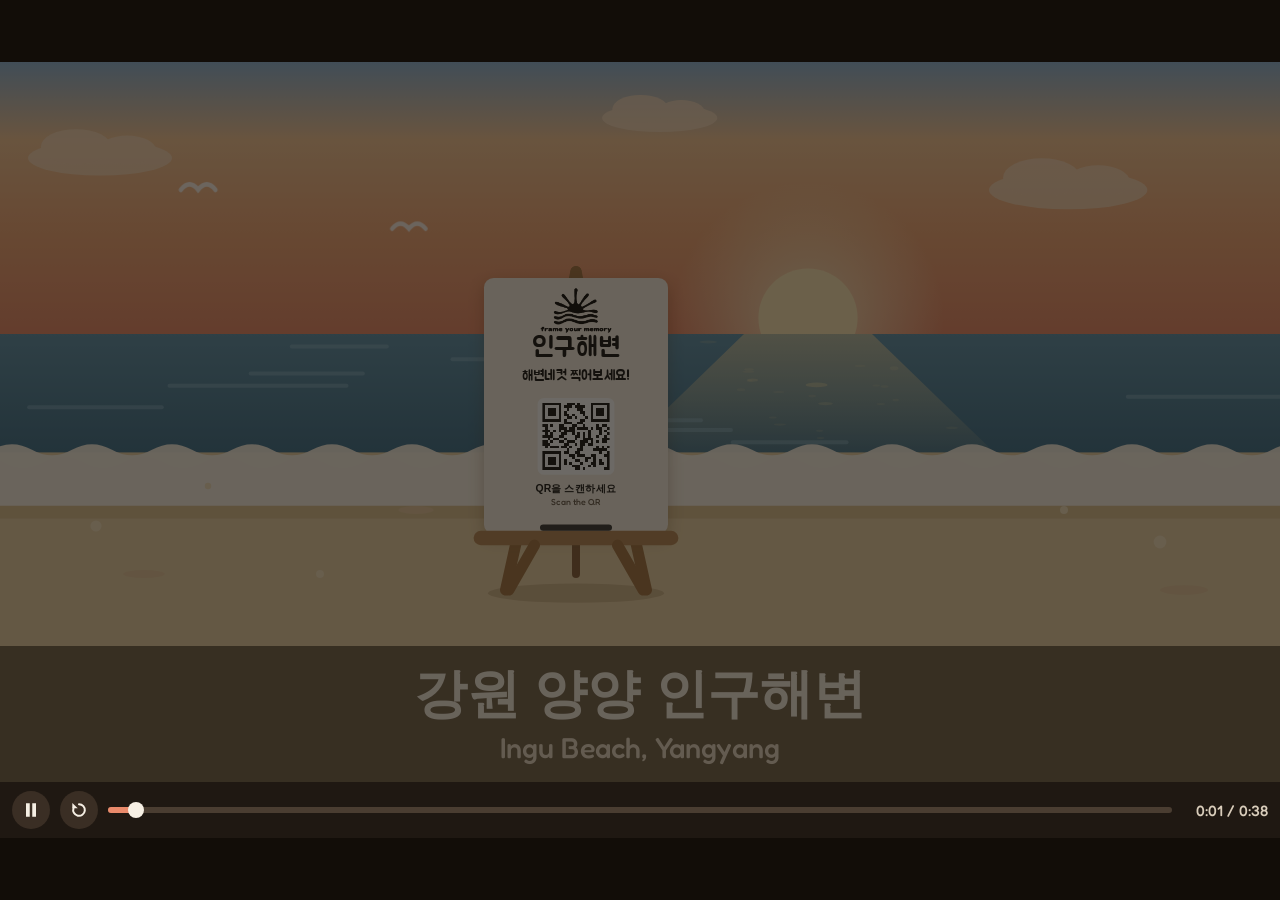
<file: src/demo.html>
<!doctype html>
<html lang="ko">
<head>
  <meta charset="utf-8">
  <meta name="viewport" content="width=device-width, initial-scale=1">
  <title>해변네컷 이용 장면 · frame your memory</title>
  <link rel="preconnect" href="https://fonts.googleapis.com">
  <link rel="preconnect" href="https://fonts.gstatic.com" crossorigin>
  <link href="https://fonts.googleapis.com/css2?family=Jua&family=Fredoka:wght@500;600&display=swap" rel="stylesheet">
  <link rel="stylesheet" href="css/demo.css">
  <script src="js/demo.js" defer></script>
</head>
<body class="demo-page">
<div id="player">
  <div id="box">
    <div id="stage">

      <!-- 배경: 하늘·바다·모래·이젤 뒷부분 (움직이는 조각은 demo.js 가 채움) -->
      <svg id="bg" class="layer" viewBox="0 0 1600 900" aria-hidden="true">
        <defs>
          <linearGradient id="gSky" x1="0" y1="0" x2="0" y2="1">
            <stop offset="0" stop-color="#8fb6d9"/><stop offset=".28" stop-color="#f6c89a"/>
            <stop offset=".62" stop-color="#f2a97a"/><stop offset="1" stop-color="#e98a6b"/>
          </linearGradient>
          <radialGradient id="gSun"><stop offset="0" stop-color="#fff1c9" stop-opacity=".9"/><stop offset="1" stop-color="#fff1c9" stop-opacity="0"/></radialGradient>
          <linearGradient id="gSea" x1="0" y1="0" x2="0" y2="1"><stop offset="0" stop-color="#5f93ad"/><stop offset="1" stop-color="#3d6f8c"/></linearGradient>
          <linearGradient id="gShine" x1="0" y1="0" x2="0" y2="1"><stop offset="0" stop-color="#ffe2a8" stop-opacity=".55"/><stop offset="1" stop-color="#ffe2a8" stop-opacity=".05"/></linearGradient>
        </defs>
        <rect width="1600" height="345" fill="url(#gSky)"/>
        <circle cx="1010" cy="320" r="170" fill="url(#gSun)"/>
        <circle cx="1010" cy="320" r="62" fill="#fde7b8"/>
        <g id="clouds"></g>
        <g id="birds" fill="none" stroke="#fff" stroke-width="5" stroke-linecap="round" opacity=".85"></g>
        <rect y="340" width="1600" height="160" fill="url(#gSea)"/>
        <path d="M930 340 L1090 340 L1250 495 L770 495Z" fill="url(#gShine)"/>
        <g id="waves"></g>
        <g id="glitter"></g>
        <rect y="488" width="1600" height="412" fill="#ead2a8"/>
        <path id="wet" fill="#dcc294"/>
        <path id="foam" fill="#fbf5ea" opacity=".95"/>
        <!-- 모래 위 작은 장식 -->
        <g fill="#f3e2c0"><circle cx="120" cy="580" r="7"/><circle cx="400" cy="640" r="5"/><circle cx="1450" cy="600" r="8"/><circle cx="1330" cy="560" r="5"/><circle cx="260" cy="530" r="4"/></g>
        <g fill="#e7c9a0"><ellipse cx="520" cy="560" rx="22" ry="5"/><ellipse cx="1480" cy="660" rx="30" ry="6"/><ellipse cx="180" cy="640" rx="26" ry="5"/></g>
        <!-- 이젤(작은 A자 거치대) 뒷부분 -->
        <ellipse cx="720" cy="664" rx="110" ry="12" fill="rgba(90,60,30,.18)"/>
        <g stroke="#a67848" stroke-width="14" stroke-linecap="round">
          <line x1="720" y1="262" x2="632" y2="660"/><line x1="720" y1="262" x2="808" y2="660"/>
          <line x1="720" y1="300" x2="720" y2="640" stroke="#8a6340" stroke-width="10"/>
        </g>
      </svg>

      <!-- 포스터(HTML 카드). QR 무늬는 모양만 흉내 낸 가짜 -->
      <div id="poster">
        <img class="p-logo" src="assets/logo-black-hd.png" alt="">
        <div class="p-name">인구해변</div>
        <div class="p-tag">해변네컷 찍어보세요!</div>
        <div class="p-qr" id="pqr"></div>
        <div class="p-scan">QR을 스캔하세요<small>Scan the QR</small></div>
      </div>

      <!-- 전경: 이젤 앞턱, 사람, 휴대폰, 스캔 효과 -->
      <svg id="fg" class="layer" viewBox="0 0 1600 900" aria-hidden="true">
        <defs>
          <linearGradient id="phScr" x1="0" y1="0" x2="0" y2="1"><stop offset="0" stop-color="#8fb6d9"/><stop offset=".45" stop-color="#f6c89a"/><stop offset=".46" stop-color="#5f93ad"/><stop offset="1" stop-color="#3d6f8c"/></linearGradient>
          <linearGradient id="phShade" x1="0" y1="0" x2="0" y2="1"><stop offset="0" stop-color="#1e140a" stop-opacity=".1"/><stop offset="1" stop-color="#1e140a" stop-opacity=".35"/></linearGradient>
        </defs>
        <rect x="592" y="586" width="256" height="18" rx="9" fill="#b98a5a"/>
        <g stroke="#a67848" stroke-width="14" stroke-linecap="round"><line x1="668" y1="604" x2="636" y2="660"/><line x1="772" y1="604" x2="804" y2="660"/></g>
        <!-- 이젤 선반에 세워둔 휴대폰(앞면) + 앞쪽 얇은 걸쇠 -->
        <g id="phoneL" opacity="0" transform="translate(720 503.5)">
          <rect id="phHalo" x="-42" y="-86" width="84" height="172" rx="17" fill="none" stroke="#fff6c8" stroke-width="7" opacity="0"/>
          <rect x="-38.5" y="-82.5" width="77" height="165" rx="14" fill="#1c1c1c"/>
          <rect x="-33" y="-77" width="66" height="154" rx="10.5" fill="url(#phScr)"/>
          <rect x="-33" y="-77" width="66" height="154" rx="10.5" fill="url(#phShade)"/>
          <image href="assets/logo-white.png" x="-23" y="-20" width="46" height="46" preserveAspectRatio="xMidYMid meet"/>
          <rect x="-8" y="-73" width="16" height="5" rx="2.5" fill="#1c1c1c"/>
          <rect id="phGlow" x="-33" y="-77" width="66" height="154" rx="10.5" fill="#ffffff" opacity="0"/>
        </g>
        <rect x="675" y="578" width="90" height="8" rx="4" fill="#3a3a3a"/>
        <ellipse id="shPerson" rx="48" ry="9" fill="rgba(90,60,30,.22)"/>
        <!-- 사람 -->
        <g id="person">
          <g stroke-linecap="round">
            <line id="legL" stroke="#f1c9a5" stroke-width="17"/><line id="shL" stroke="#7fb3c9" stroke-width="25"/><circle id="shoeL" r="10.5" fill="#f6efe4"/>
            <line id="legR" stroke="#f1c9a5" stroke-width="17"/><line id="shR" stroke="#7fb3c9" stroke-width="25"/><circle id="shoeR" r="10.5" fill="#f6efe4"/>
          </g>
          <rect x="-34" y="-258" width="68" height="114" rx="30" fill="#ffffff"/>
          <rect x="-34" y="-212" width="68" height="16" fill="#7fb3c9"/>
          <g id="head">
            <circle cy="-290" r="34" fill="#f1c9a5"/>
            <circle cx="-22" cy="-278" r="6" fill="#f4a995" opacity=".7"/><circle cx="22" cy="-278" r="6" fill="#f4a995" opacity=".7"/>
            <circle cx="-12" cy="-290" r="3.6" fill="#1a1a1a"/><circle cx="12" cy="-290" r="3.6" fill="#1a1a1a"/>
            <path id="mouth" fill="none" stroke="#1a1a1a" stroke-width="3.5" stroke-linecap="round"/>
            <!-- 밀짚모자 -->
            <path d="M-29 -316 Q-29 -354 0 -354 Q29 -354 29 -316Z" fill="#e7c37d"/>
            <rect x="-29" y="-328" width="58" height="9" fill="#e98a6b"/>
            <ellipse cy="-316" rx="54" ry="11" fill="#eecf8f"/>
          </g>
          <g stroke-linecap="round">
            <line id="a1L" stroke="#f1c9a5" stroke-width="17"/><line id="a2L" stroke="#f1c9a5" stroke-width="16"/><line id="a1sL" stroke="#ffffff" stroke-width="25"/><circle id="hL" r="9.5" fill="#f1c9a5"/>
            <line id="a1R" stroke="#f1c9a5" stroke-width="17"/><line id="a2R" stroke="#f1c9a5" stroke-width="16"/><line id="a1sR" stroke="#ffffff" stroke-width="25"/><circle id="hR" r="9.5" fill="#f1c9a5"/>
          </g>
          <g id="fxV" stroke="#f1c9a5" stroke-width="6" stroke-linecap="round"><line x1="-2" y1="-6" x2="-9" y2="-27"/><line x1="2" y1="-6" x2="9" y2="-27"/></g>
          <g id="fxT" stroke="#f1c9a5" stroke-width="9" stroke-linecap="round"><line x1="0" y1="-5" x2="0" y2="-24"/></g>
          <path id="heart" d="M0 12 C-26 -6 -18 -30 0 -16 C18 -30 26 -6 0 12Z" fill="#e98a6b"/>
        </g>
        <!-- 휴대폰(뒷면) -->
        <g id="phone">
          <rect x="-29" y="-59" width="58" height="118" rx="13" fill="#262626"/>
          <rect x="-24" y="-54" width="22" height="22" rx="8" fill="#3a3a3a"/>
          <circle cx="-13" cy="-43" r="6.5" fill="#15202a"/><circle cx="-13" cy="-43" r="2.5" fill="#6f8fa6"/>
        </g>
        <!-- 스캔 효과 -->
        <g id="scanFx">
          <g id="brk" fill="none" stroke="#ffffff" stroke-width="5" stroke-linecap="round">
            <path d="M664 436V420H680"/><path d="M760 420H776V436"/><path d="M664 500V516H680"/><path d="M760 516H776V500"/>
          </g>
          <rect id="beam" x="660" y="0" width="120" height="6" rx="3" fill="#fff6c8"/>
        </g>
        <g id="check"><circle r="27" fill="#3fae7a"/><path d="M-12 1 L-3 10 L13 -9" fill="none" stroke="#fff" stroke-width="7" stroke-linecap="round" stroke-linejoin="round"/></g>
      </svg>

      <div id="count"><span id="countN">3</span></div>
      <div id="corner"><i></i><span id="cornerN">1/6</span></div>
      <div id="dim"></div>

      <!-- 큰 휴대폰 인셋 -->
      <div id="bp">
        <div class="bp-body">
          <div class="scr scr-start" id="scrStart">
            <div class="s-bg"></div>
            <img class="s-logo" src="assets/logo-white.png" alt="">
            <div class="s-btn" id="sBtn">시작 <small>Start</small></div>
          </div>
          <div class="scr scr-edit" id="scrEdit">
            <div class="hd">필터 · 스티커 <small>Filter &amp; stickers</small></div>
            <div class="grid4" id="grid4"><div class="warm" id="warm"></div></div>
            <div class="chips" id="chips"></div>
            <div class="tray" id="tray"></div>
          </div>
          <div class="scr scr-pick" id="scrPick">
            <div class="hd">4장 고르기 <small>Pick 4</small></div>
            <div class="grid6" id="grid6"></div>
            <div class="nextb" id="nextB">다음 <small>Next</small></div>
          </div>
        </div>
      </div>

      <!-- 완성 네 컷 띠 (1:3) -->
      <div id="strip"></div>
      <div id="save"><span id="saveT">사진 저장 <small>Save photo</small></span></div>

      <!-- 마무리 카드 -->
      <div id="card">
        <img class="c-logo" src="assets/logo-black-hd.png" alt="">
        <div class="c-ko">해변네컷 찍어보세요!</div>
        <div class="c-en">Try this beachbooth!</div>
        <div class="c-loc">인구해변 · 강원 양양</div>
        <div class="c-handle">@sunframestudio</div>
        <img class="c-st s1" src="assets/stickers/01-dolphin.png" alt="">
        <img class="c-st s2" src="assets/stickers/03-starfish-yellow.png" alt="">
        <img class="c-st s3" src="assets/stickers/09-shell.png" alt="">
        <img class="c-st s4" src="assets/stickers/12-clownfish.png" alt="">
      </div>

      <!-- 자막 -->
      <div id="capband"><div id="caps"></div></div>

      <div id="flash"></div>
      <div id="fade"></div>
      <div id="loading">불러오는 중…<small>Loading</small></div>
      <button id="bigplay" type="button" hidden>재생 <small>Play</small></button>
    </div>
  </div>

  <div id="controls">
    <button id="bPlay" type="button" aria-label="재생/일시정지"><svg viewBox="0 0 24 24"><path id="icoPlay" d="M7 4.5v15l12-7.5z"/><path id="icoPause" d="M6 4h4.5v16H6zM13.5 4H18v16h-4.5z" style="display:none"/></svg></button>
    <button id="bRestart" type="button" aria-label="처음부터"><svg viewBox="0 0 24 24"><path d="M12 5a7 7 0 1 1-6.6 4.7" fill="none" stroke="currentColor" stroke-width="2.4" stroke-linecap="round"/><path d="M4 3.5v6.5h6.5z"/></svg></button>
    <div id="bar" role="slider" tabindex="0" aria-label="진행 위치" aria-valuemin="0"><div id="trk"><div id="fill"></div></div><div id="thumb"></div></div>
    <div id="time">0:00 / 0:38</div>
  </div>
</div>
</body>
</html>
</file>
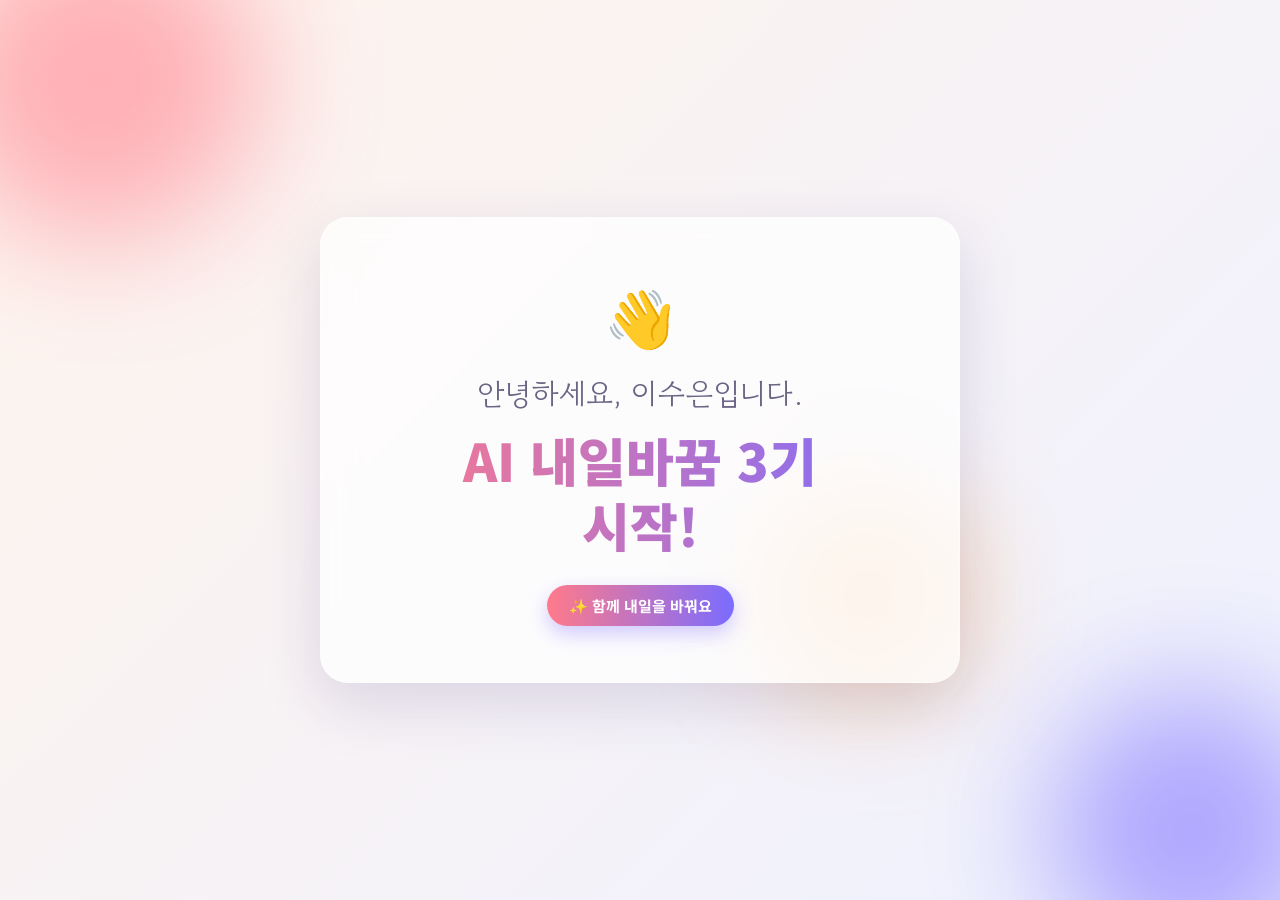
<file: src/hello.html>
<!doctype html>
<html lang="ko">
<head>
  <meta charset="utf-8">
  <meta name="viewport" content="width=device-width, initial-scale=1">
  <title>AI 내일바꿈 3기</title>
  <link rel="preconnect" href="https://fonts.googleapis.com">
  <link href="https://fonts.googleapis.com/css2?family=Gowun+Dodum&family=Noto+Sans+KR:wght@400;700;900&display=swap" rel="stylesheet">
  <style>
    :root {
      --bg1: #fff4ec;
      --bg2: #eef1ff;
      --card: rgba(255, 255, 255, 0.72);
      --text: #2b2440;
      --muted: #6b6485;
      --accent1: #ff7a8a;
      --accent2: #7b6cff;
      --accent3: #ffb86b;
    }
    @media (prefers-color-scheme: dark) {
      :root {
        --bg1: #1d1a2b;
        --bg2: #14172a;
        --card: rgba(40, 36, 60, 0.7);
        --text: #f3efff;
        --muted: #b3abd0;
      }
    }

    * { box-sizing: border-box; margin: 0; }

    body {
      min-height: 100vh;
      display: grid;
      place-items: center;
      padding: 24px 16px;
      font-family: "Noto Sans KR", system-ui, sans-serif;
      color: var(--text);
      background: linear-gradient(135deg, var(--bg1), var(--bg2));
      overflow: hidden;
    }

    /* 배경에 떠다니는 동그라미 */
    .blob {
      position: fixed;
      border-radius: 50%;
      filter: blur(60px);
      opacity: 0.55;
      animation: float 12s ease-in-out infinite alternate;
      z-index: 0;
    }
    .blob.a { width: 320px; height: 320px; background: var(--accent1); top: -80px; left: -60px; }
    .blob.b { width: 280px; height: 280px; background: var(--accent2); bottom: -70px; right: -50px; animation-delay: -4s; }
    .blob.c { width: 200px; height: 200px; background: var(--accent3); top: 55%; left: 60%; animation-delay: -8s; }

    @keyframes float {
      to { transform: translate(40px, -30px) scale(1.1); }
    }

    .card {
      position: relative;
      z-index: 1;
      width: min(640px, 100%);
      padding: 56px 40px;
      text-align: center;
      background: var(--card);
      border: 1px solid rgba(255, 255, 255, 0.4);
      border-radius: 28px;
      backdrop-filter: blur(16px);
      box-shadow: 0 20px 60px rgba(60, 40, 120, 0.15);
      animation: rise 0.9s cubic-bezier(.2, .8, .2, 1) both;
    }

    @keyframes rise {
      from { opacity: 0; transform: translateY(24px); }
    }

    .wave {
      font-size: 56px;
      display: inline-block;
      transform-origin: 70% 70%;
      animation: wave 2.4s ease-in-out infinite;
    }
    @keyframes wave {
      0%, 60%, 100% { transform: rotate(0); }
      10%, 30% { transform: rotate(14deg); }
      20% { transform: rotate(-8deg); }
      40% { transform: rotate(-4deg); }
      50% { transform: rotate(10deg); }
    }

    .hello {
      margin-top: 16px;
      font-family: "Gowun Dodum", sans-serif;
      font-size: clamp(22px, 5vw, 30px);
      color: var(--muted);
    }

    .title {
      margin-top: 12px;
      font-size: clamp(30px, 8vw, 52px);
      font-weight: 900;
      line-height: 1.25;
      background: linear-gradient(90deg, var(--accent1), var(--accent2), var(--accent3), var(--accent1));
      background-size: 300% 100%;
      -webkit-background-clip: text;
      background-clip: text;
      color: transparent;
      animation: shine 6s linear infinite;
    }
    @keyframes shine {
      to { background-position: 300% 0; }
    }

    .badge {
      display: inline-block;
      margin-top: 28px;
      padding: 10px 22px;
      border-radius: 999px;
      font-weight: 700;
      font-size: 15px;
      color: #fff;
      background: linear-gradient(90deg, var(--accent1), var(--accent2));
      box-shadow: 0 8px 20px rgba(123, 108, 255, 0.35);
    }

    @media (prefers-reduced-motion: reduce) {
      * { animation: none !important; }
    }
  </style>
</head>
<body>
  <div class="blob a"></div>
  <div class="blob b"></div>
  <div class="blob c"></div>

  <main class="card">
    <div class="wave">👋</div>
    <p class="hello">안녕하세요, 이수은입니다.</p>
    <h1 class="title">AI 내일바꿈 3기<br>시작!</h1>
    <span class="badge">✨ 함께 내일을 바꿔요</span>
  </main>
</body>
</html>
</file>
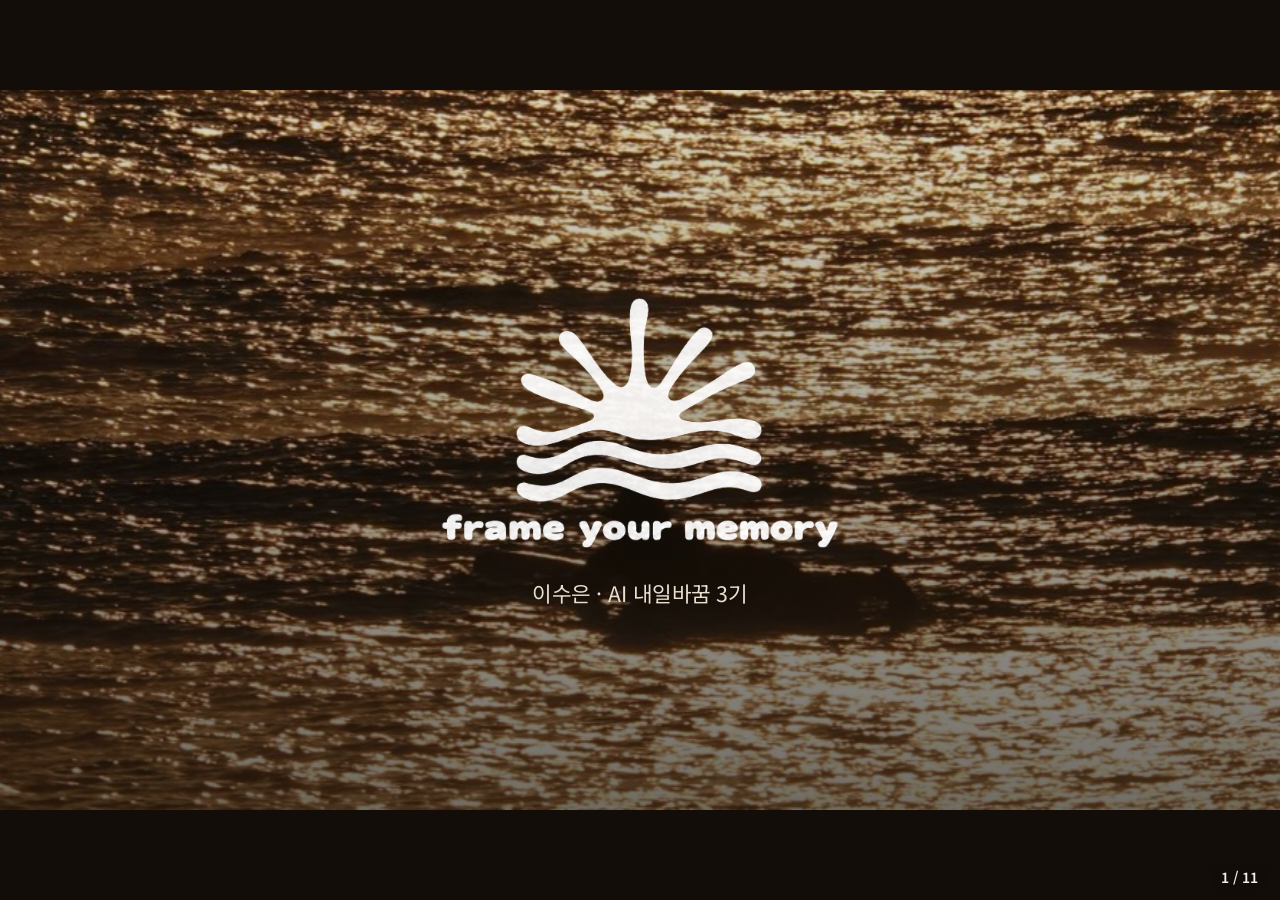
<file: src/slides.html>
<!doctype html>
<html lang="ko"><head><meta charset="utf-8">
<meta name="viewport" content="width=device-width,initial-scale=1,viewport-fit=cover">
<title>frame your memory 발표</title>
<link rel="preconnect" href="https://fonts.googleapis.com"><link rel="preconnect" href="https://fonts.gstatic.com" crossorigin>
<link rel="stylesheet" href="https://fonts.googleapis.com/css2?family=Jua&display=swap">
<link rel="stylesheet" href="https://fonts.googleapis.com/css2?family=Noto+Sans+KR:wght@400;700&display=swap">
<link rel="stylesheet" href="https://fonts.googleapis.com/css2?family=Fredoka:wght@500;600&display=swap">
<style>
html,body{margin:0;height:100%;background:#120d08;overflow:hidden;overscroll-behavior:none}
#vp{position:fixed;inset:0;overflow:hidden;touch-action:pan-y pinch-zoom;user-select:none;-webkit-user-select:none}
#stage{position:absolute;left:0;top:0;width:1920px;height:1080px;transform-origin:0 0}
.slide{position:absolute!important;left:0;top:0;width:1920px;height:1080px!important;overflow:hidden;box-sizing:border-box}
.slide:not(.on){display:none!important}
.slide.on{animation:fade .35s ease}
@keyframes fade{from{opacity:0}to{opacity:1}}
.slide *{box-sizing:border-box}
.slide h1,.slide h2,.slide h3,.slide p{margin:0}
.slide img{display:block}
.slide>:not([style*="position:absolute"]){position:relative;z-index:1}
#ctr{position:fixed;right:12px;bottom:10px;color:#f6efe4;background:rgba(18,13,8,.6);font:600 14px/1 'Noto Sans KR',sans-serif;padding:6px 10px;border-radius:999px;pointer-events:none;z-index:5}
.slide a{position:relative;z-index:3;color:inherit}
</style></head><body>
<div id="vp"><div id="stage">
<section id="cover" class="slide" style="background:#1f1812;color:#f6efe4;font-family:'Noto Sans KR', Arial, sans-serif;padding:128px;display:flex;flex-direction:column;justify-content:center;align-items:center;gap:36px">
<img src="slides/sea-s.jpg" alt="노을 지는 인구해변 바다" style="position:absolute;left:0;top:0;width:1920px;height:1080px;object-fit:cover">
<div style="position:absolute;left:0;top:0;width:1920px;height:1080px;background:linear-gradient(180deg, rgba(20,14,8,0.15) 0%, rgba(20,14,8,0.6) 100%)"></div>
<img src="slides/logo-white.png" alt="frame your memory 로고" style="width:620px;height:391px;object-fit:contain">
<p style="font-size:32px;color:#eadfcf;text-align:center">이수은 · AI 내일바꿈 3기</p>

</section>
<section id="booth" class="slide" style="background:#f6efe4;color:#1f1812;font-family:'Noto Sans KR', Arial, sans-serif;padding:128px;display:flex;flex-direction:column;justify-content:center;gap:64px">
<div style="display:flex;flex-direction:row;gap:24px;align-items:center">
<img src="slides/b19.png" alt="세탁기와 비행기 좌석 컨셉의 포토부스 사진" style="width:779px;height:380px;object-fit:cover;border-radius:16px;box-shadow:0 14px 32px rgba(31,24,18,0.2)">
<img src="slides/b20.png" alt="수족관 컨셉 프레임의 여섯 컷 사진" style="width:612px;height:380px;object-fit:cover;border-radius:16px;box-shadow:0 14px 32px rgba(31,24,18,0.2)">
<img src="slides/b21.png" alt="아이돌 콜라보 프레임 네 컷 사진" style="width:224px;height:380px;object-fit:cover;border-radius:16px;box-shadow:0 14px 32px rgba(31,24,18,0.2)">
</div>
<div style="display:flex;flex-direction:column;gap:24px">
<p style="font-family:'Fredoka', Arial, sans-serif;font-size:28px;font-weight:600;letter-spacing:2px;color:#b0532f">01 · 발견</p>
<h2 style="font-family:'Jua', 'Noto Sans KR', sans-serif;font-weight:400;font-size:88px;line-height:1.15;color:#1f1812">요즘, 하루의 마무리는 네 컷 사진</h2>
<p style="font-size:36px;line-height:1.5;color:#5a4d42">부스마다 다른 컨셉, 캐릭터·연예인 콜라보 프레임까지</p>
</div>

</section>
<section id="question" class="slide" style="background:#e98a6b;color:#1f1812;font-family:'Noto Sans KR', Arial, sans-serif;padding:128px;display:flex;flex-direction:column;justify-content:center;gap:48px">
<p style="font-family:'Fredoka', Arial, sans-serif;font-size:32px;font-weight:600;letter-spacing:2px;color:#1f1812">양양에 놀러 와서 사진을 찍는데,</p>
<h1 style="font-family:'Jua', 'Noto Sans KR', sans-serif;font-weight:400;font-size:120px;line-height:1.2;color:#1f1812">굳이 프레임이<br>필요할까요?</h1>

</section>
<section id="nature" class="slide" style="background:#1f1812;color:#f6efe4;font-family:'Noto Sans KR', Arial, sans-serif;padding:128px;display:flex;flex-direction:row;align-items:center">
<div style="width:600px;display:flex;flex-direction:column;gap:32px">
<p style="font-family:'Fredoka', Arial, sans-serif;font-size:28px;font-weight:600;letter-spacing:2px;color:#f2a98c">02 · 아이디어</p>
<h2 style="font-family:'Jua', 'Noto Sans KR', sans-serif;font-weight:400;font-size:88px;line-height:1.15;color:#f6efe4">자연 그 자체가<br>최고의 프레임</h2>
</div>
<div style="flex:1"></div>
<div style="width:480px;display:flex;flex-direction:column;gap:20px;align-items:end">
<p style="font-family:'Jua', 'Noto Sans KR', sans-serif;font-size:72px;color:#f6efe4;text-align:right">이렇게요.</p>
<p style="font-size:28px;line-height:1.5;color:#b8ab99;text-align:right">2026.10.05 인구해변에서<br>직접 찍은 해변네컷</p>
</div>
<img src="slides/mystrip.jpg" alt="인구해변에서 직접 찍은 해변네컷 사진" style="position:absolute;left:793px;top:24px;width:344px;height:1032px;object-fit:cover;border-radius:8px;box-shadow:0 20px 60px rgba(0,0,0,0.55)">

</section>
<section id="qr" class="slide" style="background:#efe5d6;color:#1f1812;font-family:'Noto Sans KR', Arial, sans-serif;padding:128px;display:flex;flex-direction:column;justify-content:center;align-items:center">
<img src="slides/poster.png" alt="인구해변 QR 포스터" style="position:absolute;left:595px;top:24px;width:730px;height:1032px;object-fit:contain;border-radius:8px;box-shadow:0 18px 48px rgba(31,24,18,0.25)">

</section>
<section id="video" class="slide" style="background:#1f1812;color:#f6efe4;font-family:'Noto Sans KR', Arial, sans-serif;padding:128px;display:flex;flex-direction:column;gap:40px">
<h2 style="font-family:'Jua', 'Noto Sans KR', sans-serif;font-weight:400;font-size:80px;line-height:1.15;color:#f6efe4">이렇게 찍어요</h2>
<img src="slides/scene-scan.png" alt="인구해변에서 QR을 스캔하는 애니메이션 장면" style="width:1664px;height:560px;object-fit:cover;border-radius:24px">
<div style="display:flex;flex-direction:row;gap:20px;align-items:center">
<span style="color:#f2a98c;font-size:44px;line-height:1;display:inline-block">▶</span>
<p style="font-family:'Fredoka', Arial, sans-serif;font-size:36px;font-weight:500;color:#f2a98c"><a target="_blank" rel="noopener" href="https://naeilbakkum-hello.vercel.app/demo">naeilbakkum-hello.vercel.app/demo</a></p>
</div>

</section>
<section id="shoot" class="slide" style="background:#f6efe4;color:#1f1812;font-family:'Noto Sans KR', Arial, sans-serif;padding:128px;display:flex;flex-direction:column;gap:56px">
<h2 style="font-family:'Jua', 'Noto Sans KR', sans-serif;font-weight:400;font-size:80px;line-height:1.15;color:#1f1812">거치대에 두고, 멀리서 전신까지</h2>
<div style="display:flex;flex-direction:row;gap:56px;align-items:center">
<img src="slides/scene-count.png" alt="카운트다운에 맞춰 포즈를 취하는 장면" style="width:1040px;height:454px;object-fit:cover;border-radius:20px">
<div style="flex:1;display:flex;flex-direction:column;gap:24px">
<div style="display:flex;flex-direction:row;gap:28px;align-items:center;background:#fbf7f0;padding:24px 32px;border-radius:20px;border:1px solid #e3d8c6"><h3 style="font-family:'Jua', 'Noto Sans KR', sans-serif;font-weight:400;font-size:64px;color:#b0532f;min-width:max-content">10초</h3><p style="font-size:28px;line-height:1.4;color:#5a4d42">포즈 준비 시간</p></div>
<div style="display:flex;flex-direction:row;gap:28px;align-items:center;background:#fbf7f0;padding:24px 32px;border-radius:20px;border:1px solid #e3d8c6"><h3 style="font-family:'Jua', 'Noto Sans KR', sans-serif;font-weight:400;font-size:64px;color:#b0532f;min-width:max-content">5초</h3><p style="font-size:28px;line-height:1.4;color:#5a4d42">카운트다운마다 한 장</p></div>
<div style="display:flex;flex-direction:row;gap:28px;align-items:center;background:#fbf7f0;padding:24px 32px;border-radius:20px;border:1px solid #e3d8c6"><h3 style="font-family:'Jua', 'Noto Sans KR', sans-serif;font-weight:400;font-size:64px;color:#b0532f;min-width:max-content">6장</h3><p style="font-size:28px;line-height:1.4;color:#5a4d42">자동으로 연속 촬영</p></div>
</div>
</div>

</section>
<section id="decorate" class="slide" style="background:#efe5d6;color:#1f1812;font-family:'Noto Sans KR', Arial, sans-serif;padding:128px;display:flex;flex-direction:column;gap:40px">
<h2 style="font-family:'Jua', 'Noto Sans KR', sans-serif;font-weight:400;font-size:80px;line-height:1.15;color:#1f1812">고르고, 입히고, 붙이고</h2>
<div style="display:flex;flex-direction:row;gap:48px">
<div style="flex:1;display:flex;flex-direction:column;gap:16px;align-items:center"><img src="slides/ph23.6.png" alt="6장 중 4장을 고르는 화면" style="width:282px;height:560px;object-fit:contain"><h3 style="font-family:'Jua', 'Noto Sans KR', sans-serif;font-weight:400;font-size:44px;color:#1f1812;text-align:center">4장 고르기</h3><p style="font-family:'Noto Sans KR', Arial, sans-serif;font-size:26px;color:#5a4d42;text-align:center">6장 중 마음에 드는 4장</p></div>
<div style="flex:1;display:flex;flex-direction:column;gap:16px;align-items:center"><img src="slides/ph26.2.png" alt="필터 4종을 고르는 화면" style="width:282px;height:560px;object-fit:contain"><h3 style="font-family:'Jua', 'Noto Sans KR', sans-serif;font-weight:400;font-size:44px;color:#1f1812;text-align:center">필터 4종</h3><p style="font-family:'Noto Sans KR', Arial, sans-serif;font-size:26px;color:#5a4d42;text-align:center">윤슬 · 모래알 · 노을 · 밤바다</p></div>
<div style="flex:1;display:flex;flex-direction:column;gap:16px;align-items:center"><img src="slides/ph27.6.png" alt="바다 스티커를 붙이는 화면" style="width:282px;height:560px;object-fit:contain"><h3 style="font-family:'Jua', 'Noto Sans KR', sans-serif;font-weight:400;font-size:44px;color:#1f1812;text-align:center">바다 스티커</h3><p style="font-family:'Noto Sans KR', Arial, sans-serif;font-size:26px;color:#5a4d42;text-align:center">크기·방향 자유롭게</p></div>
</div>

</section>
<section id="save" class="slide" style="background:#f6efe4;color:#1f1812;font-family:'Noto Sans KR', Arial, sans-serif;padding:128px;display:flex;flex-direction:row;gap:96px;align-items:center">
<div style="flex:1;display:flex;flex-direction:column;gap:40px">
<p style="font-family:'Fredoka', Arial, sans-serif;font-size:28px;font-weight:600;letter-spacing:2px;color:#b0532f">완성</p>
<h2 style="font-family:'Jua', 'Noto Sans KR', sans-serif;font-weight:400;font-size:88px;line-height:1.15;color:#1f1812">장소와 날짜까지<br>담아서 저장</h2>
<p style="font-size:36px;line-height:1.6;color:#5a4d42">왼쪽엔 QR이 놓인 명소 이름,<br>오른쪽엔 찍은 날짜가 자동으로.<br>저장 버튼 하나면 내 휴대폰에.</p>
</div>
<img src="slides/mystrip.jpg" alt="해변네컷 아래쪽: 인구해변, 로고, 날짜" style="object-position:50% 100%;width:720px;height:640px;object-fit:cover;border-radius:16px;box-shadow:0 18px 40px rgba(31,24,18,0.22)">

</section>
<section id="stats" class="slide" style="background:#1f1812;color:#f6efe4;font-family:'Noto Sans KR', Arial, sans-serif;padding:128px;display:flex;flex-direction:column;gap:56px">
<h2 style="font-family:'Jua', 'Noto Sans KR', sans-serif;font-weight:400;font-size:80px;line-height:1.15;color:#f6efe4">지금까지 몇 번 찍혔을까요?</h2>
<div style="display:flex;flex-direction:row;gap:64px;align-items:center">
<img src="slides/stats.png" alt="명소별 촬영 횟수 현황판 화면" style="width:960px;height:600px;object-fit:cover;border-radius:20px;border:2px solid #3a2e24">
<div style="flex:1;display:flex;flex-direction:column;gap:32px">
<p style="font-size:36px;line-height:1.5;color:#f6efe4">명소별 오늘·전체 촬영 수</p>
<p style="font-size:30px;line-height:1.5;color:#d9cdbb">30초마다 자동 새로고침</p>
<p style="font-size:30px;line-height:1.5;color:#d9cdbb">사진은 저장하지 않고<br>횟수만 기록해요</p>
<p style="font-family:'Fredoka', Arial, sans-serif;font-size:30px;font-weight:500;color:#f2a98c"><a target="_blank" rel="noopener" href="https://naeilbakkum-hello.vercel.app/stats">…vercel.app/stats</a></p>
</div>
</div>

</section>
<section id="closing" class="slide" style="background:#1f1812;color:#f6efe4;font-family:'Noto Sans KR', Arial, sans-serif;padding:128px;display:flex;flex-direction:column;justify-content:center;align-items:center;gap:48px">
<img src="slides/sea-s.jpg" alt="" style="position:absolute;left:0;top:0;width:1920px;height:1080px;object-fit:cover">
<div style="position:absolute;left:0;top:0;width:1920px;height:1080px;background:rgba(20,14,8,0.62)"></div>
<h1 style="font-family:'Jua', 'Noto Sans KR', sans-serif;font-weight:400;font-size:96px;line-height:1.25;color:#f6efe4;text-align:center">내가 있는 그 장소가<br>하나의 포토부스로</h1>
<p style="font-size:36px;line-height:1.5;color:#eadfcf;text-align:center">사진관도, 전용 카메라도 필요 없이</p>
<img src="slides/logo-white.png" alt="frame your memory 로고" style="width:300px;height:189px;object-fit:contain">

</section>
</div></div>
<div id="ctr"></div>
<script>
(function(){
var slides=[].slice.call(document.querySelectorAll('.slide')),n=slides.length,cur=0;
var vp=document.getElementById('vp'),st=document.getElementById('stage'),ctr=document.getElementById('ctr');
function fit(){var w=innerWidth,h=innerHeight,s=Math.min(w/1920,h/1080);
st.style.transform='translate('+((w-1920*s)/2)+'px,'+((h-1080*s)/2)+'px) scale('+s+')';}
function show(i,push){i=Math.max(0,Math.min(n-1,i));slides.forEach(function(s,k){s.classList.toggle('on',k===i)});cur=i;
ctr.textContent=(i+1)+' / '+n;if(push!==false&&location.hash!=='#'+(i+1))history.replaceState(null,'','#'+(i+1));}
function fromHash(){var k=parseInt(location.hash.slice(1),10);show(isNaN(k)?0:k-1,false);}
function next(){show(cur+1)}function prev(){show(cur-1)}
addEventListener('resize',fit);addEventListener('hashchange',fromHash);
addEventListener('keydown',function(e){var k=e.key;
if(k==='ArrowRight'||k===' '||k==='PageDown'){e.preventDefault();next()}
else if(k==='ArrowLeft'||k==='PageUp'){e.preventDefault();prev()}
else if(k==='f'||k==='F'){var d=document;if(d.fullscreenElement)d.exitFullscreen();else document.documentElement.requestFullscreen&&document.documentElement.requestFullscreen()}
else if(k==='Home')show(0);else if(k==='End')show(n-1);});
var tx=0,ty=0,tt=0,moved=false;
vp.addEventListener('touchstart',function(e){var t=e.changedTouches[0];tx=t.clientX;ty=t.clientY;tt=Date.now()},{passive:true});
vp.addEventListener('touchend',function(e){var t=e.changedTouches[0],dx=t.clientX-tx,dy=t.clientY-ty;
if(Math.abs(dx)>40&&Math.abs(dx)>Math.abs(dy)*1.5){moved=true;dx<0?next():prev();setTimeout(function(){moved=false},400);}},{passive:true});
vp.addEventListener('click',function(e){if(moved||e.target.closest('a'))return;(e.clientX>innerWidth/2)?next():prev();});
fit();fromHash();
})();
</script></body></html>
</file>
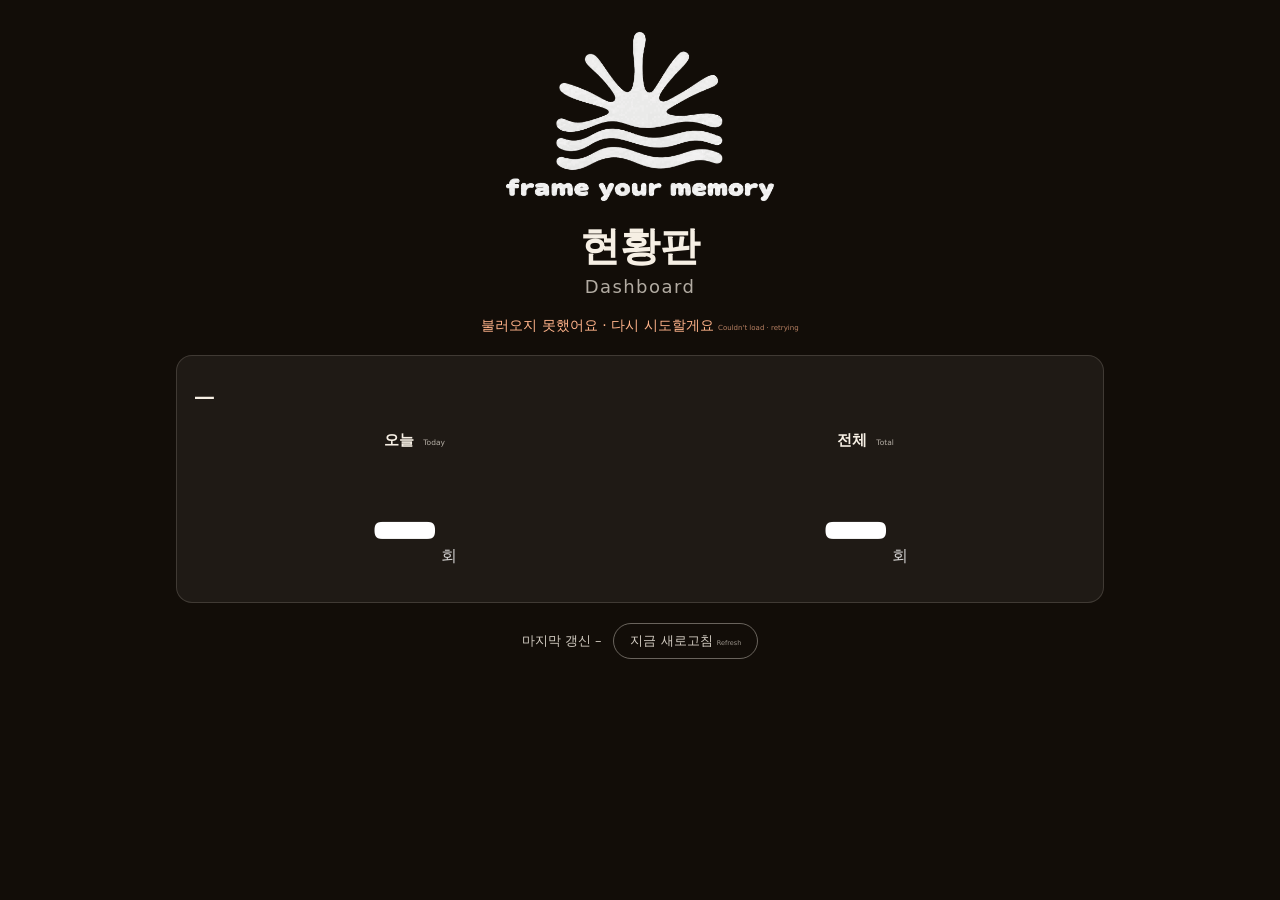
<file: src/stats.html>
<!doctype html>
<html lang="ko">
<head>
  <meta charset="utf-8">
  <meta name="viewport" content="width=device-width, initial-scale=1">
  <title>현황판 · frame your memory</title>
  <link rel="preconnect" href="https://fonts.googleapis.com">
  <link rel="preconnect" href="https://fonts.gstatic.com" crossorigin>
  <link href="https://fonts.googleapis.com/css2?family=Jua&family=Fredoka:wght@500;600&display=swap" rel="stylesheet">
  <link rel="stylesheet" href="css/style.css">
  <link rel="stylesheet" href="css/stats.css">
  <script src="js/supabase.js" defer></script>
  <script src="js/stats.js" defer></script>
</head>
<body class="stats-page">
  <main class="board">
    <header class="board-head">
      <img class="board-logo" src="assets/logo-white.png" alt="frame your memory">
      <h1>현황판 <small>Dashboard</small></h1>
    </header>
    <p id="notice" class="notice" role="status" hidden>불러오지 못했어요 · 다시 시도할게요 <small>Couldn't load · retrying</small></p>
    <section id="grid" class="grid" aria-live="polite"></section>
    <footer class="board-foot">
      <span id="updated">마지막 갱신 –</span>
      <button id="refresh" type="button">지금 새로고침 <small>Refresh</small></button>
    </footer>
  </main>
</body>
</html>
</file>
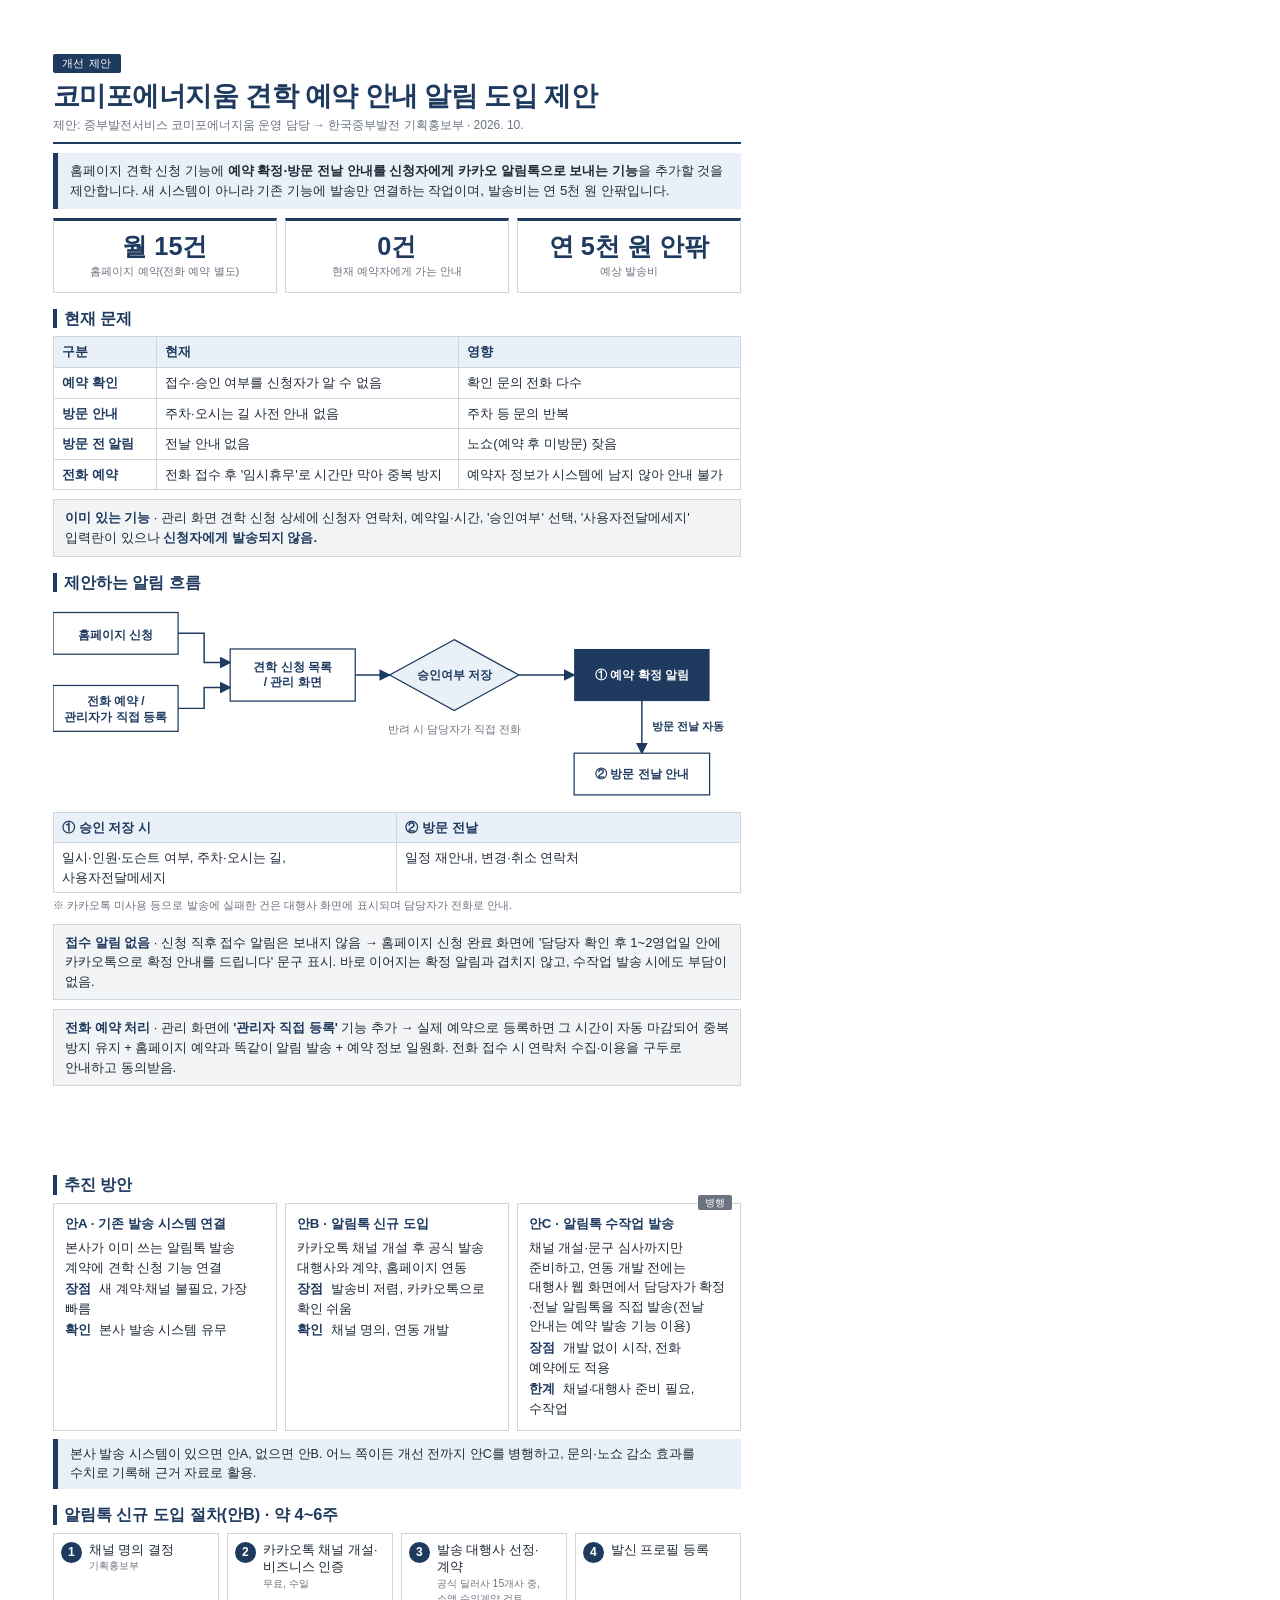
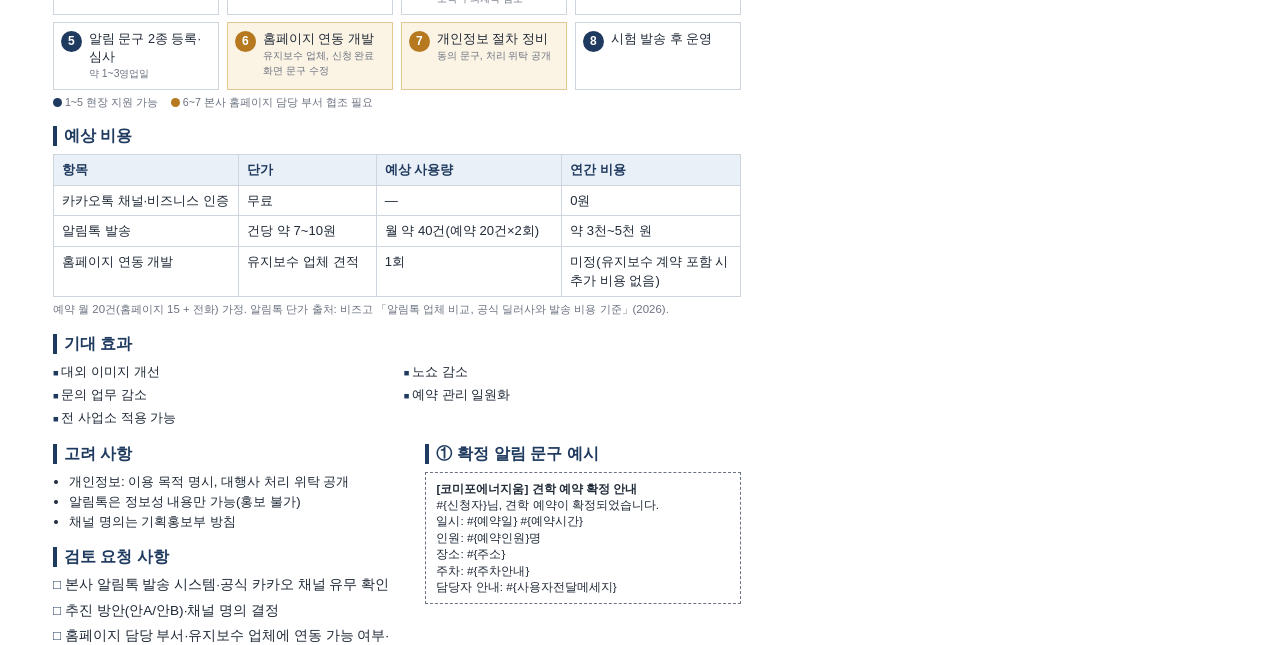
<file: src/에너지움-예약알림/report.html>
<!doctype html>
<html lang="ko"><head><meta charset="utf-8"><title>코미포에너지움 견학 예약 안내 알림 도입 제안</title>
<style>
@page{size:A4;margin:0}
:root{--n:#1F3A5F;--nl:#EAF0F7;--g:#6b7280;--gl:#f3f4f6;--line:#cfd5dd;--am:#B7791F;--aml:#FBF3E4}
*{box-sizing:border-box}
html,body{margin:0;padding:0}
body{font-family:'Apple SD Gothic Neo','AppleGothic',sans-serif;color:#1f2937;font-size:10.3pt;line-height:1.5;word-break:keep-all;-webkit-print-color-adjust:exact;print-color-adjust:exact}
.page{width:210mm;height:297mm;padding:14mm 14mm;box-sizing:border-box;page-break-after:always;overflow:hidden;position:relative}
.page:last-child{page-break-after:auto}
.label{display:inline-block;background:var(--n);color:#fff;font-size:8.5pt;padding:1px 9px;border-radius:2px;letter-spacing:.05em}
h1{font-size:20pt;margin:6px 0 3px;color:var(--n);line-height:1.25;letter-spacing:-.02em}
.sub{color:var(--g);font-size:9pt;margin-bottom:9px;padding-bottom:8px;border-bottom:2px solid var(--n)}
h2{font-size:12.3pt;color:var(--n);margin:16px 0 8px;padding-left:7px;border-left:4px solid var(--n);line-height:1.2}
.sum{border-left:5px solid var(--n);background:var(--nl);padding:8px 12px;font-size:10pt}
.cards{display:flex;gap:8px;margin-top:9px}
.num{flex:1;border:1px solid var(--line);border-top:3px solid var(--n);padding:10px 8px;text-align:center}
.num b{display:block;font-size:19pt;color:var(--n);line-height:1.2}
.num span{font-size:8.5pt;color:var(--g)}
table{width:100%;border-collapse:collapse;font-size:9.8pt}
th,td{border:1px solid var(--line);padding:5px 8px;text-align:left;vertical-align:top}
th{background:var(--nl);color:var(--n);font-weight:700}
td.k{font-weight:700;color:var(--n);white-space:nowrap}
.box{border:1px solid var(--line);background:var(--gl);padding:8px 11px;margin-top:9px;font-size:9.8pt}
.box b{color:var(--n)}
.note{font-size:8.6pt;color:var(--g);margin-top:4px}
svg{display:block;width:100%;height:auto}
.three{display:flex;gap:8px}
.opt{flex:1;border:1px solid var(--line);padding:10px 11px;font-size:9.8pt;position:relative}
.opt.rec{border:2px solid var(--n)}
.opt h3{margin:0 0 4px;font-size:10pt;color:var(--n)}
.opt .tag{position:absolute;top:-9px;right:8px;background:var(--n);color:#fff;font-size:7.5pt;padding:0 7px;border-radius:2px}
.opt p{margin:2px 0}
.opt .l{display:inline-block;min-width:34px;font-weight:700;color:var(--n)}
.tl{display:grid;grid-template-columns:repeat(4,1fr);gap:7px 8px}
.st{display:flex;gap:7px;align-items:flex-start;border:1px solid var(--line);padding:8px 7px;font-size:9.5pt;line-height:1.4}
.st i{flex:none;width:21px;height:21px;border-radius:50%;background:var(--n);color:#fff;font-style:normal;font-weight:700;text-align:center;line-height:21px;font-size:9pt}
.st.h{background:var(--aml);border-color:#e3c98f}.st.h i{background:var(--am)}
.st small{display:block;color:var(--g);font-size:7.8pt}
.lg{font-size:8pt;color:var(--g);margin-top:4px}
.lg s{display:inline-block;width:9px;height:9px;border-radius:50%;background:var(--n);margin:0 3px 0 0;text-decoration:none;vertical-align:-1px}
.lg s.a{background:var(--am);margin-left:10px}
.two{display:grid;grid-template-columns:1fr 1fr;gap:3px 14px;font-size:10pt}
.two div:before{content:"■ ";color:var(--n);font-size:7pt}
.cons{margin:0;padding-left:16px;font-size:10pt}
.chk{margin:0;padding:0;list-style:none;font-size:10.2pt}
.chk li{margin:5px 0}.chk li:before{content:"□ ";color:var(--n);font-weight:700}
.msg{border:1px dashed var(--g);padding:8px 10px;font-size:8.8pt;background:#fff;line-height:1.4}
.row{display:flex;gap:10px;align-items:stretch}
</style></head><body>

<div class="page">
<span class="label">개선 제안</span>
<h1>코미포에너지움 견학 예약 안내 알림 도입 제안</h1>
<div class="sub">제안: 중부발전서비스 코미포에너지움 운영 담당 → 한국중부발전 기획홍보부 · 2026. 10.</div>

<div class="sum">홈페이지 견학 신청 기능에 <b>예약 확정·방문 전날 안내를 신청자에게 카카오 알림톡으로 보내는 기능</b>을 추가할 것을 제안합니다. 새 시스템이 아니라 기존 기능에 발송만 연결하는 작업이며, 발송비는 연 5천 원 안팎입니다.</div>

<div class="cards">
<div class="num"><b>월 15건</b><span>홈페이지 예약(전화 예약 별도)</span></div>
<div class="num"><b>0건</b><span>현재 예약자에게 가는 안내</span></div>
<div class="num"><b>연 5천 원 안팎</b><span>예상 발송비</span></div>
</div>

<h2>현재 문제</h2>
<table>
<tr><th style="width:15%">구분</th><th style="width:44%">현재</th><th>영향</th></tr>
<tr><td class="k">예약 확인</td><td>접수·승인 여부를 신청자가 알 수 없음</td><td>확인 문의 전화 다수</td></tr>
<tr><td class="k">방문 안내</td><td>주차·오시는 길 사전 안내 없음</td><td>주차 등 문의 반복</td></tr>
<tr><td class="k">방문 전 알림</td><td>전날 안내 없음</td><td>노쇼(예약 후 미방문) 잦음</td></tr>
<tr><td class="k">전화 예약</td><td>전화 접수 후 '임시휴무'로 시간만 막아 중복 방지</td><td>예약자 정보가 시스템에 남지 않아 안내 불가</td></tr>
</table>
<div class="box"><b>이미 있는 기능</b> · 관리 화면 견학 신청 상세에 신청자 연락처, 예약일·시간, '승인여부' 선택, '사용자전달메세지' 입력란이 있으나 <b>신청자에게 발송되지 않음.</b></div>

<h2>제안하는 알림 흐름</h2>
<svg viewBox="0 48 660 197" font-family="'Apple SD Gothic Neo',sans-serif" font-size="11.5">
<defs><marker id="ar" markerWidth="8" markerHeight="8" refX="7" refY="4" orient="auto"><path d="M0,0 L8,4 L0,8 z" fill="#1F3A5F"/></marker></defs>
<g stroke="#1F3A5F" stroke-width="1.4" fill="none" marker-end="url(#ar)">
<path d="M120,80 H145 V108 H170"/><path d="M120,152 H145 V132 H170"/>
<path d="M290,120 H323"/><path d="M447,120 H500"/>
<path d="M565,145 V195"/>
</g>
<g fill="#fff" stroke="#1F3A5F" stroke-width="1.2">
<rect x="0" y="60" width="120" height="40"/><rect x="0" y="130" width="120" height="44"/>
<rect x="170" y="95" width="120" height="50"/>
<rect x="500" y="195" width="130" height="40"/>
<path d="M385,86 L447,120 L385,154 L323,120 z" fill="#EAF0F7"/>
</g>
<rect x="500" y="95" width="130" height="50" fill="#1F3A5F"/>
<g text-anchor="middle" fill="#1F3A5F" font-weight="700">
<text x="60" y="85">홈페이지 신청</text>
<text x="60" y="149">전화 예약 /</text><text x="60" y="164">관리자가 직접 등록</text>
<text x="230" y="116">견학 신청 목록</text><text x="230" y="131">/ 관리 화면</text>
<text x="385" y="124">승인여부 저장</text>
<text x="565" y="219">② 방문 전날 안내</text>
</g>
<text x="565" y="124" text-anchor="middle" fill="#fff" font-weight="700">① 예약 확정 알림</text>
<g fill="#6b7280" font-size="10.5">
<text x="385" y="176" text-anchor="middle">반려 시 담당자가 직접 전화</text>
<text x="575" y="173" fill="#1F3A5F" font-weight="700">방문 전날 자동</text>
</g>
</svg>
<table style="margin-top:6px">
<tr><th style="width:50%">① 승인 저장 시</th><th>② 방문 전날</th></tr>
<tr><td>일시·인원·도슨트 여부, 주차·오시는 길, 사용자전달메세지</td><td>일정 재안내, 변경·취소 연락처</td></tr>
</table>
<div class="note">※ 카카오톡 미사용 등으로 발송에 실패한 건은 대행사 화면에 표시되며 담당자가 전화로 안내.</div>
<div class="box"><b>접수 알림 없음</b> · 신청 직후 접수 알림은 보내지 않음 → 홈페이지 신청 완료 화면에 '담당자 확인 후 1~2영업일 안에 카카오톡으로 확정 안내를 드립니다' 문구 표시. 바로 이어지는 확정 알림과 겹치지 않고, 수작업 발송 시에도 부담이 없음.</div>
<div class="box"><b>전화 예약 처리</b> · 관리 화면에 <b>'관리자 직접 등록'</b> 기능 추가 → 실제 예약으로 등록하면 그 시간이 자동 마감되어 중복 방지 유지 + 홈페이지 예약과 똑같이 알림 발송 + 예약 정보 일원화. 전화 접수 시 연락처 수집·이용을 구두로 안내하고 동의받음.</div>
</div>

<div class="page">
<h2 style="margin-top:0">추진 방안</h2>
<div class="three">
<div class="opt"><h3>안A · 기존 발송 시스템 연결</h3><p>본사가 이미 쓰는 알림톡 발송 계약에 견학 신청 기능 연결</p><p><span class="l">장점</span>새 계약·채널 불필요, 가장 빠름</p><p><span class="l">확인</span>본사 발송 시스템 유무</p></div>
<div class="opt"><h3>안B · 알림톡 신규 도입</h3><p>카카오톡 채널 개설 후 공식 발송 대행사와 계약, 홈페이지 연동</p><p><span class="l">장점</span>발송비 저렴, 카카오톡으로 확인 쉬움</p><p><span class="l">확인</span>채널 명의, 연동 개발</p></div>
<div class="opt"><span class="tag" style="background:var(--g)">병행</span><h3>안C · 알림톡 수작업 발송</h3><p>채널 개설·문구 심사까지만 준비하고, 연동 개발 전에는 대행사 웹 화면에서 담당자가 확정·전날 알림톡을 직접 발송(전날 안내는 예약 발송 기능 이용)</p><p><span class="l">장점</span>개발 없이 시작, 전화 예약에도 적용</p><p><span class="l">한계</span>채널·대행사 준비 필요, 수작업</p></div>
</div>
<div class="sum" style="margin-top:8px;font-size:9.4pt;padding:6px 12px">본사 발송 시스템이 있으면 안A, 없으면 안B. 어느 쪽이든 개선 전까지 안C를 병행하고, 문의·노쇼 감소 효과를 수치로 기록해 근거 자료로 활용.</div>

<h2>알림톡 신규 도입 절차(안B) · 약 4~6주</h2>
<div class="tl">
<div class="st"><i>1</i><div>채널 명의 결정<small>기획홍보부</small></div></div>
<div class="st"><i>2</i><div>카카오톡 채널 개설·비즈니스 인증<small>무료, 수일</small></div></div>
<div class="st"><i>3</i><div>발송 대행사 선정·계약<small>공식 딜러사 15개사 중, 소액 수의계약 검토</small></div></div>
<div class="st"><i>4</i><div>발신 프로필 등록</div></div>
<div class="st"><i>5</i><div>알림 문구 2종 등록·심사<small>약 1~3영업일</small></div></div>
<div class="st h"><i>6</i><div>홈페이지 연동 개발<small>유지보수 업체, 신청 완료 화면 문구 수정</small></div></div>
<div class="st h"><i>7</i><div>개인정보 절차 정비<small>동의 문구, 처리 위탁 공개</small></div></div>
<div class="st"><i>8</i><div>시험 발송 후 운영</div></div>
</div>
<div class="lg"><s></s>1~5 현장 지원 가능 <s class="a"></s>6~7 본사 홈페이지 담당 부서 협조 필요</div>

<h2>예상 비용</h2>
<table>
<tr><th style="width:27%">항목</th><th style="width:20%">단가</th><th style="width:27%">예상 사용량</th><th>연간 비용</th></tr>
<tr><td>카카오톡 채널·비즈니스 인증</td><td>무료</td><td>—</td><td>0원</td></tr>
<tr><td>알림톡 발송</td><td>건당 약 7~10원</td><td>월 약 40건(예약 20건×2회)</td><td>약 3천~5천 원</td></tr>
<tr><td>홈페이지 연동 개발</td><td>유지보수 업체 견적</td><td>1회</td><td>미정(유지보수 계약 포함 시 추가 비용 없음)</td></tr>
</table>
<div class="note">예약 월 20건(홈페이지 15 + 전화) 가정. 알림톡 단가 출처: 비즈고 「알림톡 업체 비교, 공식 딜러사와 발송 비용 기준」(2026).</div>

<h2>기대 효과</h2>
<div class="two"><div>대외 이미지 개선</div><div>노쇼 감소</div><div>문의 업무 감소</div><div>예약 관리 일원화</div><div>전 사업소 적용 가능</div></div>

<div class="row">
<div style="flex:1.15">
<h2>고려 사항</h2>
<ul class="cons"><li>개인정보: 이용 목적 명시, 대행사 처리 위탁 공개</li><li>알림톡은 정보성 내용만 가능(홍보 불가)</li><li>채널 명의는 기획홍보부 방침</li></ul>
<h2>검토 요청 사항</h2>
<ul class="chk"><li>본사 알림톡 발송 시스템·공식 카카오 채널 유무 확인</li><li>추진 방안(안A/안B)·채널 명의 결정</li><li>홈페이지 담당 부서·유지보수 업체에 연동 가능 여부·비용 문의</li><li>개선 전 안C(알림톡 수작업 발송) 시행 승인</li></ul>
</div>
<div style="flex:1">
<h2>① 확정 알림 문구 예시</h2>
<div class="msg"><b>[코미포에너지움] 견학 예약 확정 안내</b><br>#{신청자}님, 견학 예약이 확정되었습니다.<br>일시: #{예약일} #{예약시간}<br>인원: #{예약인원}명<br>장소: #{주소}<br>주차: #{주차안내}<br>담당자 안내: #{사용자전달메세지}</div>
</div>
</div>
</div>
</body></html>
</file>
<file: src/css/style.css>
/* 나눔휴먼(네이버 한글 글꼴) — 사용자 지정. 원본 CSS는 ttf 1MB를 먼저 받아 woff(약 0.27MB)만 직접 연결 */
@font-face { font-family: 'NanumHuman'; font-weight: 400; font-style: normal; font-display: swap;
  src: url(https://campaign-cdn.pstatic.net/0/hangeul/2022/webfont/NanumHuman/NanumHumanRegular.woff) format('woff'); }
@font-face { font-family: 'NanumHuman'; font-weight: 700; font-style: normal; font-display: swap;
  src: url(https://campaign-cdn.pstatic.net/0/hangeul/2022/webfont/NanumHuman/NanumHumanBold.woff) format('woff'); }
@font-face { font-family: 'NanumHuman'; font-weight: 800; font-style: normal; font-display: swap;
  src: url(https://campaign-cdn.pstatic.net/0/hangeul/2022/webfont/NanumHuman/NanumHumanEB.woff) format('woff'); }

/* 나눔손글씨 끄트머리체(네이버 클로바, SIL OFL): 이태원 에디션 하단 이름·할로윈 포스터용. 6MB 원본에서 쓰는 글자(이태원할로윈·포스터 문구 + 영문·숫자)만 남긴 작은 파일 */
@font-face { font-family: 'GgeuTeuMeoRi'; font-weight: 400; font-style: normal; font-display: swap;
  src: url('../assets/fonts/nanum-ggeuteumeori-sub.woff2') format('woff2'); }

/* frame your memory 스타일 */
*, *::before, *::after { box-sizing: border-box; }
html, body { margin: 0; height: 100%; overflow-x: hidden; }
body {
  min-height: 100dvh;
  font-family: 'NanumHuman', system-ui, sans-serif;
  color: #fff;
  /* 시작 화면 배경 사진 (로드 전엔 비슷한 어두운 갈색) */
  background: #1a120a url('../assets/bg-sea.jpg') center 40% / cover no-repeat fixed;
  -webkit-tap-highlight-color: transparent;
}
#sea { position: fixed; inset: 0; width: 100%; height: 100%; display: block; z-index: 0; }
/* 화면 전환: .is-active인 화면만 보임 */
.screen { position: relative; z-index: 1; display: none; width: 100%; min-height: 100dvh; }
.screen.is-active { display: block; }
.start { text-align: center; }
/* 세로(휴대폰): 로고는 위(하늘~먼 바다, 화면 7%~35%), 시작 버튼은 아래, 가운데 40~70%(서퍼 자리)는 비움 */
.start.is-active {
  display: flex; flex-direction: column; align-items: center; justify-content: flex-start;
  height: 100dvh; min-height: 0;
  padding: calc(18dvh + env(safe-area-inset-top)) 16px env(safe-area-inset-bottom);
}
/* 로고 뒤 어두운 원형 그늘: 반경 = 로고 너비의 0.75배 (지름 150%) */
/* 로고 너비: 68vw / 460px / 높이 30dvh(가로세로비 1079:681 -> 30dvh*1.584) 중 가장 작은 값 */
.logo-wrap { position: relative; flex: none; width: min(68vw, 460px, calc(30dvh * 1.584)); }
.logo-shade {
  position: absolute; left: 50%; top: 50%; width: 150%; aspect-ratio: 1; transform: translate(-50%, -50%);
  background: radial-gradient(circle closest-side, rgba(10, 6, 2, .55), rgba(10, 6, 2, 0)); pointer-events: none;
}
.logo {
  position: relative; width: 100%; height: auto; display: block;
  filter: drop-shadow(0 2px 10px rgba(0,0,0,.5)) drop-shadow(0 0 24px rgba(255,236,200,.25));
}
.start-btn {
  /* 서퍼 바로 아래: top 은 JS(placeStartButton)가 --btn-top 으로 지정, 실패 대비 기본 62dvh */
  position: absolute; left: 50%; top: var(--btn-top, 62dvh); transform: translateX(-50%);
  width: 168px; max-width: calc(100% - 32px); height: 52px; padding: 0 0 0 .12em;
  border: 0; border-radius: 999px; overflow: hidden; isolation: isolate;
  background: rgba(255, 255, 255, .04);
  color: #fff;
  font-family: 'NanumHuman', system-ui, sans-serif; font-size: 24px; font-weight: 700; letter-spacing: .12em;
  cursor: pointer;
  box-shadow: inset 0 1.5px 1px rgba(255, 255, 255, .7), inset 0 -2px 6px rgba(0, 0, 0, .22), inset 0 0 16px rgba(255, 255, 255, .12),
    inset 6px 0 10px -6px rgba(255, 255, 255, .35), inset -6px 0 10px -6px rgba(255, 255, 255, .25), inset 0 0 0 1px rgba(0, 0, 0, .12), inset 0 0 22px rgba(0, 0, 0, .18), 0 10px 28px rgba(0, 0, 0, .28);
  transition: transform .12s ease, box-shadow .12s ease;
}
/* 렌즈 레이어: 뒤 배경과 같은 사진을 같은 위치에 깔고 살짝 확대 -> 볼록렌즈. size/position 은 JS(placeStartButton)가 px 로 설정 */
.start-btn .lens {
  position: absolute; inset: 0; border-radius: inherit; z-index: 0; pointer-events: none;
  background-image: url('../assets/bg-sea.jpg'); background-repeat: no-repeat;
  transform: scale(1.12); transform-origin: 50% 50%;
  filter: saturate(1.12) brightness(.92) contrast(1.02) blur(.6px);
}
/* 위쪽 광택 */
.start-btn::after {
  content: ""; position: absolute; left: 12%; right: 12%; top: 3px; height: 38%; border-radius: 999px; pointer-events: none; z-index: 2;
  background: linear-gradient(180deg, rgba(255, 255, 255, .45), rgba(255, 255, 255, 0));
}
/* 빛 반사 테두리(1.5px): 안쪽에 그려 overflow 에 잘리지 않음 */
.start-btn::before {
  content: ""; position: absolute; inset: 0; border-radius: inherit; padding: 1.5px; pointer-events: none; z-index: 3;
  background: linear-gradient(160deg, #fff, rgba(255, 255, 255, .35) 28%, rgba(255, 255, 255, .08) 55%, rgba(255, 255, 255, .6) 82%, #fff);
  -webkit-mask: linear-gradient(#000 0 0) content-box, linear-gradient(#000 0 0);
  -webkit-mask-composite: xor; mask-composite: exclude;
}
.start-btn .btn-label {
  position: relative; z-index: 4; color: #fff;
  display: inline-flex; align-items: baseline; gap: 7px;
  font-size: 22px;
  text-shadow: 0 1px 2px rgba(0, 0, 0, .55), 0 2px 10px rgba(0, 0, 0, .45), 0 0 22px rgba(0, 0, 0, .25);
}
.start-btn .btn-label .ko { font-size: 22px; font-weight: 700; letter-spacing: .12em; margin-right: -.12em; }
.start-btn .btn-label .en {
  font-family: 'NanumHuman', system-ui, sans-serif; font-weight: 500; font-size: 13px; letter-spacing: .06em; opacity: .85;
  text-shadow: 0 1px 2px rgba(0, 0, 0, .55), 0 2px 10px rgba(0, 0, 0, .45), 0 0 22px rgba(0, 0, 0, .25);
}
.start-btn:active { transform: translateX(-50%) scale(.96); box-shadow: inset 0 1.5px 1px rgba(255, 255, 255, .7), inset 0 -2px 6px rgba(0, 0, 0, .22), inset 0 0 16px rgba(255, 255, 255, .12), 0 5px 14px rgba(0, 0, 0, .3); }
.start-btn:focus-visible { outline: 3px solid #fff6d8; outline-offset: 4px; }

/* ---- 이태원 할로윈 시작 화면 (?spot=itaewon, <html class="spot-itaewon">): 포스터처럼 빨강 바탕 + 흡혈귀 입 + 울타리 ---- */
.vamp, .vamp-fence { display: none; }
html.spot-itaewon body { background: #eb4640; }          /* 바다 사진 배경 대신 포스터 빨강 (사진 내려받기 없음) */
html.spot-itaewon #sea { display: none; }
html.spot-itaewon .start.is-active {
  justify-content: flex-start; padding: 0 0 calc(env(safe-area-inset-bottom) + clamp(52px, 14.4vw, 101px));   /* 아래는 울타리 높이만큼 비움 */
}
/* 입: 폭 = 화면 폭(최대 560px), 세로 화면의 절반을 넘지 않게. 이 상자 기준으로 제목 위치를 잡음 */
html.spot-itaewon .vamp {
  display: block; position: relative; flex: none; width: min(100%, 560px, calc(50dvh * 1.154)); aspect-ratio: 1080 / 936;
  background: url('../assets/posters/itaewon-start-mouth.jpg') center top / 100% 100% no-repeat;
}
html.spot-itaewon .vamp-title { margin: 0; font-weight: 400; color: #eb4640; }
html.spot-itaewon .vamp-title span {
  position: absolute; left: 0; right: 0; width: max-content; margin: 0 auto; text-align: center; white-space: nowrap; line-height: 1; letter-spacing: .03em;
  font-family: 'Eater', 'Rye', serif; font-size: 11vw;      /* 실제 크기는 js(fitVampTitle)가 맞춤 */
  text-shadow: 0 0 3px rgba(20, 16, 16, .55);
}
html.spot-itaewon .vamp-title .t1 { top: 26%; }
html.spot-itaewon .vamp-title .t2 { top: 46.5%; font-size: 6vw; }
/* 로고: 빨강 위라 검정(흰 로고를 검정으로 바꿈), 그늘 없음 */
html.spot-itaewon .logo-wrap { width: min(40vw, 190px, calc(10.5dvh * 1.584)); margin-top: clamp(14px, 3.5dvh, 32px); }   /* 작게, 입 바로 아래 (버튼이 위로 올라오게) */
html.spot-itaewon .logo-shade { display: none; }
html.spot-itaewon .logo { filter: brightness(0); }
/* 시작 버튼: 검정 알약 + 빨강 틈 + 검정 테두리(포스터 QR 칸 느낌), 크림색 글자 */
html.spot-itaewon .start-btn {
  position: relative; left: auto; top: auto; transform: none; flex: none;
  width: 200px; height: 58px; margin-top: clamp(10px, 2.4dvh, 22px); padding: 0;
  background: #141010; color: #f3eee6;
  box-shadow: 0 0 0 3px #eb4640, 0 0 0 5px #141010;
}
html.spot-itaewon .start-btn .lens, html.spot-itaewon .start-btn::before, html.spot-itaewon .start-btn::after { display: none; }
html.spot-itaewon .start-btn .btn-label { color: #f3eee6; text-shadow: none; gap: 10px; align-items: center; letter-spacing: 0; }
html.spot-itaewon .start-btn .btn-label .ko { font-family: 'GgeuTeuMeoRi', 'NanumHuman', sans-serif; font-weight: 400; font-size: 28px; letter-spacing: .05em; margin: 0; }
html.spot-itaewon .start-btn .btn-label .en { font-family: 'Rye', serif; font-weight: 400; font-size: 17px; letter-spacing: .04em; opacity: 1; text-shadow: none; }
html.spot-itaewon .start-btn:active { transform: scale(.96); box-shadow: 0 0 0 3px #eb4640, 0 0 0 5px #141010; }
html.spot-itaewon .start-btn:focus-visible { outline: 3px solid #f3eee6; outline-offset: 7px; }
/* 울타리: 화면 맨 아래 가운데 (까마귀·고양이는 양 끝), 안전 영역 아래까지 */
html.spot-itaewon .vamp-fence {
  display: block; position: absolute; left: 50%; bottom: 0; transform: translateX(-50%); pointer-events: none;
  width: min(100%, 700px); aspect-ratio: 1080 / 156; margin-bottom: env(safe-area-inset-bottom);
  background: url('../assets/posters/itaewon-start-fence.png') center bottom / 100% 100% no-repeat;
}

/* 2단계: 카메라 준비 화면 */
.camera { background: #120d08; }
.camera.is-active { display: block; height: 100dvh; overflow: hidden; }
/* 세로 휴대폰 기준: 위에서 아래로 안내 / 진행 표시 / 액자 / 로고 / 안내를 세로 가운데 정렬 (100dvh 안, 스크롤 없음) */
.cam-view {
  position: absolute; inset: 0; cursor: pointer; overflow: hidden;
  display: flex; flex-direction: column; align-items: center; justify-content: center; gap: clamp(8px, 2dvh, 18px);
  /* 위: 처음으로 버튼 자리 확보 / 아래: 홈 바 안전 영역 */
  padding: calc(52px + env(safe-area-inset-top)) 16px calc(16px + env(safe-area-inset-bottom));
}
.cam-view[hidden], .cam-error[hidden], #err-hint[hidden], .shot-count[hidden], .countdown[hidden], .shot-thumbs[hidden] { display: none; }
.cam-top, .cam-bottom, .shot-count { margin: 0; text-align: center; color: #fff; word-break: keep-all; }
.cam-top { color: rgba(255, 255, 255, .85); font-size: clamp(15px, 4.2vw, 16px); }
.shot-count { font-size: clamp(18px, 5vw, 24px); font-weight: 700; position: absolute; left: 0; right: 0; top: 0; display: flex; align-items: center; justify-content: center; gap: 10px; }
.shot-count[hidden] { display: none; }
.shot-count .dot { width: 14px; height: 14px; border-radius: 50%; background: #ff4d3d; box-shadow: 0 0 0 0 rgba(255, 77, 61, .7); animation: rec-pulse 1.2s ease-out infinite; }
@keyframes rec-pulse { 0% { box-shadow: 0 0 0 0 rgba(255, 77, 61, .7); } 100% { box-shadow: 0 0 0 12px rgba(255, 77, 61, 0); } }
/* 시작 알림 (뷰파인더 위, 약 1초) */
.go-alert { position: absolute; inset: 0; z-index: 2; display: flex; align-items: center; justify-content: center; background: rgba(0, 0, 0, .4); pointer-events: none; animation: go-in .25s ease-out; }
.go-alert[hidden] { display: none; }
.go-alert .pill { background: rgba(255, 255, 255, .12); border: 1px solid rgba(255, 255, 255, .35); -webkit-backdrop-filter: blur(8px); backdrop-filter: blur(8px); border-radius: 22px; padding: 18px 26px; text-align: center; max-width: 94%; white-space: nowrap; color: #f6efe4; }
.go-alert .ko { display: block; font-size: clamp(20px, 6.4vw, 30px); font-weight: 800; line-height: 1.2; text-shadow: 0 2px 12px rgba(0, 0, 0, .55); }
#screen-camera .go-alert .en { font-family: 'Fredoka', sans-serif; font-weight: 500; font-size: clamp(14px, 4vw, 19px); margin-top: 4px; opacity: .95; text-shadow: 0 2px 10px rgba(0, 0, 0, .5); }
@keyframes go-in { from { opacity: 0; } to { opacity: 1; } }
/* 시작 알림 깜빡임: 나타난 뒤 3번 부드럽게 깜빡이고 켜진 채로 끝남 */
.go-alert .pill { animation: go-blink .5s ease-in-out .3s 3; }
@keyframes go-blink { 0%, 100% { opacity: 1; } 50% { opacity: .25; } }
/* 액자 너비 = 화면 폭에 거의 꽉(좌우 16px), 단 뷰파인더 높이가 58dvh를 넘지 않게 (58dvh * 4/3) */
.frame {
  flex: none; width: min(100vw - 32px, 560px, calc(58dvh * 4 / 3));
  padding: 12px 12px 28px; /* 아래만 두껍게: 폴라로이드/인생네컷 느낌 */
  background: var(--strip-bg, #f6efe4); border-radius: 6px; box-shadow: 0 12px 40px rgba(0, 0, 0, .5);
}
.viewfinder { position: relative; aspect-ratio: 4 / 3; overflow: hidden; background: #000; }
#cam-video {
  display: block; width: 100%; height: 100%;
  object-fit: cover; transform: scaleX(-1); /* 거울 방향 */
}
.cam-logo { flex: none; width: 38%; max-width: 180px; height: auto; opacity: .85; }
.cam-bottom {
  font-size: clamp(18px, 5.5vw, 26px); font-weight: 700;
  text-shadow: 0 2px 12px rgba(0, 0, 0, .7);
  animation: breathe 2.4s ease-in-out infinite;
}
@keyframes breathe { 0%, 100% { opacity: 1; } 50% { opacity: .35; } }
.cam-back {
  position: absolute; z-index: 3; left: max(16px, env(safe-area-inset-left)); top: calc(8px + env(safe-area-inset-top));
  min-height: 40px; padding: 0 18px; border: 0; border-radius: 999px;
  background: rgba(255, 250, 240, .92); color: #0b2440; font: inherit; font-size: 1rem; cursor: pointer;
}
.cam-error {
  min-height: 100dvh; max-height: 100dvh; overflow-y: auto; /* 가로에서 넘치면 세로 스크롤 */
  padding: 24px 16px; display: flex; align-items: center; justify-content: center;
}
.card { margin: auto; }
.card {
  width: 100%; max-width: 420px; padding: 28px 20px; border-radius: 20px;
  background: #fffaf0; color: #0b2440; text-align: center; box-shadow: 0 10px 30px rgba(0, 0, 0, .4);
}
.card h2 { margin: 0 0 12px; font-size: 1.3rem; }
.card p { margin: 0 0 12px; line-height: 1.6; word-break: keep-all; }
#err-hint { font-size: .95rem; color: #35506e; }
.card-btns { display: flex; flex-direction: column; gap: 10px; margin-top: 16px; }
.card-btns button {
  min-height: 48px; padding: 0 20px; border: 0; border-radius: 999px;
  background: #0b2440; color: #fffaf0; font: inherit; font-size: 1.05rem; cursor: pointer;
}
.card-btns button.sub { background: transparent; color: #0b2440; border: 2px solid #0b2440; }
.cam-back:focus-visible, .card-btns button:focus-visible { outline: 3px solid #fff6d8; outline-offset: 3px; }

/* 영어 함께 표기: 한국어 아래(버튼·'처음으로'는 옆)에 한국어의 약 65% 크기로 */
#screen-camera .en, #screen-select .en, #screen-filter .en, #screen-sticker .en, #screen-result .en {
  display: block; font-family: 'NanumHuman', system-ui, sans-serif; font-weight: 400; font-size: .65em; line-height: 1.35; opacity: .75;
}
.cam-top .en { margin-top: 2px; }
.cam-bottom .en { font-weight: 500; text-shadow: 0 2px 10px rgba(0, 0, 0, .7); }
.cam-back .en, button .en { display: inline; margin-left: .35em; }
.card h2 .en, .card p .en { margin-top: 2px; }
.card-btns button { line-height: 1.3; }

/* 3단계: 촬영 중 - 로고 자리에 미리보기 6칸, 안내 깜빡임 끔 */
.cam-view.shooting .cam-logo { display: none; }
.cam-view.shooting { cursor: default; }
.cam-view.shooting .cam-bottom { animation: none; }
/* 촬영 중엔 위 안내 자리에 진행 표시가 겹쳐 보임 (자리는 그대로 두어 액자가 안 움직임) */
.cam-view.shooting:has(.shot-count:not([hidden])) .cam-top { visibility: hidden; }
.shot-thumbs { flex: none; width: min(100vw - 32px, 560px, calc(58dvh * 4 / 3)); display: grid; grid-template-columns: repeat(6, 1fr); gap: 4px; }
.shot-thumbs .th { aspect-ratio: 4 / 3; border: 1.5px dashed rgba(255, 255, 255, .45); border-radius: 3px; overflow: hidden; }
.shot-thumbs .th.on { border: 0; }
.shot-thumbs .th img { display: block; width: 100%; height: 100%; object-fit: cover; }
/* 큰 숫자: 크기는 js 가 뷰파인더 높이의 70%로 지정 */
.countdown {
  position: absolute; inset: 0; display: flex; align-items: center; justify-content: center; pointer-events: none;
  font-family: 'NanumHuman', system-ui, sans-serif; font-weight: 800; line-height: 1; color: #fff;
  text-shadow: 0 4px 24px rgba(0, 0, 0, .85), 0 2px 6px rgba(0, 0, 0, .9); filter: none;
}
.countdown.is-prep {
  padding-top: 14%; box-sizing: border-box; font-weight: 400; color: rgba(255, 255, 255, .55);
  text-shadow: none; filter: blur(0.6px);
}
.prep-label {
  position: absolute; top: 10px; left: 50%; transform: translateX(-50%); z-index: 2; pointer-events: none;
  display: flex; flex-direction: column; align-items: center; gap: 2px; max-width: 92%; white-space: nowrap;
  padding: 6px 16px; border-radius: 999px; background: rgba(0, 0, 0, .45); color: #fff; text-align: center;
}
.prep-label[hidden] { display: none; }
.prep-label .ko { display: block; font-size: clamp(15px, 4.5vw, 20px); font-weight: 700; line-height: 1.25; }
.prep-label .en { display: block; font-size: 11px; line-height: 1.2; }
.flash { position: fixed; inset: 0; z-index: 10; background: #fff; opacity: 0; pointer-events: none; }

/* 4단계: 6장 중 4장 고르기 */
.select, .filter { background: #120d08; }
.select.is-active, .filter.is-active {
  display: flex; flex-direction: column; align-items: center; justify-content: center; gap: 10px;
  padding: calc(16px + env(safe-area-inset-top)) 16px calc(16px + env(safe-area-inset-bottom));
}
.select.is-active, .filter.is-active { height: 100dvh; min-height: 0; }   /* 스크롤 없이 100dvh 안에 */
.sel-title { margin: 0; text-align: center; font-size: 1.15rem; line-height: 1.3; word-break: keep-all; }
.sel-count { margin: 0; text-align: center; font-size: 1rem; font-weight: 700; }
#sel-count .en { display: inline; margin-left: .3em; }
/* 2열 x 3행. 너비 = min(가로 여백 16px 제외 전체, 460px, 높이 기준) .
   높이 기준: 제목·버튼 등 위아래 고정 요소 약 300px 를 뺀 높이에 3행(4:3 칸, 간격 8px x 2)이 들어가는 너비 */
.sel-grid {
  width: min(100%, 460px, calc((100dvh - 316px) / 1.125 + 8px));
  display: grid; grid-template-columns: 1fr 1fr; gap: 8px;
}
.pick {
  position: relative; display: block; padding: 0; border: 0; border-radius: 4px; overflow: hidden;
  background: #000; cursor: pointer; transition: opacity .15s ease;
}
.pick img { display: block; width: 100%; aspect-ratio: 4 / 3; object-fit: cover; transition: filter .15s ease; }
/* 고른 칸: 크림색 3px 테두리(안쪽 box-shadow 라 레이아웃 흔들림 없음, 사진 위에 보이도록 ::after) + 살짝 밝게 */
.pick[aria-pressed="true"]::after {
  content: ""; position: absolute; inset: 0; border-radius: inherit; box-shadow: inset 0 0 0 3px #f6efe4; pointer-events: none;
}
.pick[aria-pressed="true"] img { filter: brightness(1.12); }
.pick .badge {
  position: absolute; right: 6px; top: 6px; width: 30px; height: 30px; border-radius: 50%;
  display: flex; align-items: center; justify-content: center;
  background: #f6efe4; color: #1a120a; font-family: 'NanumHuman', system-ui, sans-serif; font-weight: 700; font-size: 16px; line-height: 1;
  z-index: 1; pointer-events: none;
}
.pick .badge[hidden] { display: none; }
.sel-grid.full .pick[aria-pressed="false"] { opacity: .45; }   /* 4장 다 골랐을 때 */
.pick:focus-visible { outline: 3px solid #fff6d8; outline-offset: 2px; }
@keyframes shake { 0%, 100% { transform: translateX(0); } 25% { transform: translateX(-6px); } 50% { transform: translateX(6px); } 75% { transform: translateX(-4px); } }
.pick.shake { animation: shake .3s ease; }
/* 안내 줄: 자리를 항상 차지해 나타나도 레이아웃이 흔들리지 않음 */
.sel-hint { margin: 0; min-height: 2.6em; text-align: center; font-size: .95rem; line-height: 1.3; color: #f6efe4; }
.sel-hint:empty { visibility: hidden; }
.sel-btns { width: min(100%, 460px); display: flex; flex-direction: column; gap: 8px; }
.sel-btns button {
  min-height: 44px; padding: 0 16px; border: 2px solid transparent; border-radius: 999px;
  background: #f6efe4; color: #1a120a; font: inherit; font-size: 1rem; cursor: pointer;
}
.sel-btns button.next { min-height: 54px; font-size: 1.25rem; font-weight: 700; }
.sel-btns button.next:disabled { opacity: .4; cursor: default; }
.sel-btns button.sub { background: transparent; color: #f6efe4; border-color: #f6efe4; }
.sel-row { display: flex; gap: 8px; }
.sel-row button { flex: 1; }
.sel-btns button:focus-visible { outline: 3px solid #fff6d8; outline-offset: 3px; }

/* 5단계: 색감 고르기. 위에서 아래로 제목 -> 사진 2x2 -> 색감 버튼 한 줄 -> 아래 버튼 한 줄. 남는 높이는 본문(.tone-body) 안에서 위아래 고르게
   본문 폭 G = min(100%, 520px, (100dvh - 220px) / 0.9375)
   높이 합 = 위아래 패딩 32 + 제목 40 + 아래 버튼 44 + 요소 사이 간격 3x10 + 본문 간격 10 + 사진(0.75G + 1.5) + 색감 줄(0.1875G + 27.5)
           + 필터 안내(#tone-hint 약 28 + 간격 10) ~= 0.9375G + 213 (여유 포함 220) */
.tone-body { flex: 1 1 auto; min-height: 0; width: min(100%, 520px, calc((100dvh - 220px) / 0.9375)); display: flex; flex-direction: column; justify-content: center; gap: 10px; }
.strip-photos { display: grid; grid-template-columns: 1fr 1fr; gap: 6px; }
.strip-photos .ph { position: relative; }
.strip-photos canvas { display: block; width: 100%; aspect-ratio: 4 / 3; border-radius: 4px; background: #120d08; }   /* 화면 배경과 같은 색: 아이폰이 가장자리를 흐릴 때 밝은 줄이 비치지 않게 */
.strip-photos .num {
  position: absolute; top: 6px; left: 6px; width: 22px; height: 22px; border-radius: 50%;
  background: rgba(0, 0, 0, .55); color: #fff; font-size: 12px; line-height: 22px; text-align: center;
}
.tone-list { display: grid; grid-template-columns: repeat(4, 1fr); gap: 8px; }
.tone {
  position: relative; display: block; width: 100%; padding: 0 0 4px; border: 0; border-radius: 4px; overflow: hidden;
  background: #2a2016; color: #fff; font: inherit; text-align: center; cursor: pointer; opacity: 1; transition: opacity .15s ease;
}
.tone .thumb { display: block; margin: 2px 2px 0; aspect-ratio: 4 / 3; background: #000; }   /* 100x75 */
.tone .thumb canvas { display: block; width: 100%; height: 100%; transition: filter .15s ease; }
.tone .label { display: block; padding-top: 3px; font-size: 12px; line-height: 1.15; white-space: nowrap; letter-spacing: 0; }
#screen-filter .tone .label .en { font-size: 10px; line-height: 1.15; letter-spacing: 0; }
#screen-filter .sel-btns { width: min(100%, 520px); flex-direction: row; }
/* 제목이 위로 치우치지 않게: 제목+사진+색감 버튼을 한 덩어리로 위아래 가운데, 아래 버튼만 맨 아래 (사용자 요청) */
#screen-filter .tone-body { flex: 0 0 auto; }
#screen-filter > .sel-title { margin-top: auto; }
#screen-filter > .sel-btns { margin-top: auto; }
#screen-sticker .sel-btns { width: min(100%, 520px); flex-direction: row; }
#screen-filter .sel-btns button { min-height: 44px; font-size: 15px; font-weight: 700; white-space: nowrap; padding: 0 8px; }
#screen-sticker .sel-btns button { min-height: 44px; font-size: 15px; font-weight: 700; white-space: nowrap; padding: 0 8px; }
#screen-filter .sel-btns button .en { display: inline; font-size: 11px; margin-left: 0; }
#screen-sticker .sel-btns button .en { display: inline; font-size: 11px; margin-left: 0; }
#screen-filter .sel-btns button .en::before { content: "· "; }
#screen-sticker .sel-btns button .en::before { content: "· "; }
#screen-filter .sel-btns .next { flex: 2; }
#screen-sticker .sel-btns .next { flex: 2; }
#screen-filter .sel-btns .sub { flex: 1; font-weight: 500; }
#screen-sticker .sel-btns .sub { flex: 1; font-weight: 500; }
/* 고른 색감: 크림색 3px 안쪽 테두리 + 살짝 밝게 (고르기 화면 .pick 과 같은 방식) */
#tone-list.has-pick .tone[aria-pressed="false"] { opacity: .75; }
.tone[aria-pressed="true"] { opacity: 1; }
.tone[aria-pressed="true"]::after { content: ""; position: absolute; inset: 0; border-radius: inherit; box-shadow: inset 0 0 0 3px #f6efe4; pointer-events: none; }
.tone[aria-pressed="true"] .thumb canvas { filter: brightness(1.12); }
#tone-hint { margin: 0; text-align: center; color: rgba(255, 255, 255, .7); line-height: 1.25; }
#tone-hint .ko { display: block; font-size: 12px; }
#tone-hint .en { display: block; font-size: 10px; line-height: 1.25; opacity: 1; margin: 0; }
.tone:disabled { cursor: default; }
.tone:focus-visible { outline: 3px solid #fff6d8; outline-offset: 2px; }
.sel-btns button:disabled { cursor: default; }

/* 5.5단계: 스티커 붙이기. 제목 / 본문(무대 + 목록 가로 두 칸) / 안내 / 버튼 한 줄
   본문은 남는 세로 공간 전부(flex 1). 무대 높이 = 본문 높이, 폭 = 높이 / 3 (완성 사진 1:3)
   375x667: 위아래 패딩 32 + 제목 40 + 안내 26 + 버튼 44 + 간격 3x10 = 172 -> 본문 높이 약 495, 무대 폭 약 165, 목록 폭 약 168 */
#screen-sticker.is-active { justify-content: flex-start; }
.stk-body { flex: 1 1 0; min-height: 0; width: min(100%, 520px); display: flex; gap: 10px; }
.stk-stage { position: relative; flex: none; height: 100%; aspect-ratio: 1 / 3; touch-action: none; user-select: none; -webkit-user-select: none; background: var(--strip-bg, #f6efe4); box-shadow: 0 8px 28px rgba(0, 0, 0, .5); }
.stk-stage canvas { position: absolute; inset: 0; width: 100%; height: 100%; display: block; pointer-events: none; }
/* 스티커: 위치·크기·각도는 js 가 style 로 지정(left/top 0 + transform). 사진 밖으로 나간 부분은 무대에서 잘림 */
.stk-clip { position: absolute; inset: 0; overflow: hidden; pointer-events: none; }
.stk { position: absolute; left: 0; top: 0; pointer-events: auto; cursor: grab; touch-action: none; }
.stk img { display: block; width: 100%; height: 100%; pointer-events: none; -webkit-user-drag: none; }
.stk::before { content: ""; position: absolute; left: 50%; top: 50%; width: max(100%, 32px); height: max(100%, 32px); transform: translate(-50%, -50%); }   /* 작아도 터치 영역 32px */
.stk-sel { z-index: 10000; position: absolute; left: 0; top: 0; pointer-events: none; outline: 1.5px dashed #fff; box-shadow: 0 0 0 1px rgba(0, 0, 0, .35); }
.stk-sel[hidden] { display: none; }
.sel-x, .sel-h {
  position: absolute; width: 32px; height: 32px; padding: 0; border: 0; background: none; isolation: isolate; pointer-events: auto; touch-action: none;
  display: flex; align-items: center; justify-content: center; color: #1a120a; font: inherit; font-size: 14px; line-height: 1; cursor: pointer;
}
.sel-x::before, .sel-h::before { content: ""; position: absolute; z-index: -1; width: 26px; height: 26px; border-radius: 50%; background: #f6efe4; box-shadow: 0 1px 4px rgba(0, 0, 0, .5); }
.sel-x { left: -16px; top: -16px; }
.sel-h { right: -16px; bottom: -16px; font-size: 16px; cursor: nwse-resize; }
.stk-tray { flex: 1 1 0; min-width: 0; height: 100%; overflow-y: auto; overscroll-behavior: contain; display: grid; grid-template-columns: 1fr 1fr; grid-auto-rows: max-content; gap: 6px; align-content: start; }
.tray-btn { display: flex; flex-direction: column; align-items: center; aspect-ratio: 1 / 1; min-width: 0; padding: 4px 2px 3px; border: 0; border-radius: 6px; background: #2a2016; color: #fff; font: inherit; cursor: pointer; }
.tray-btn img { flex: 1 1 0; min-height: 0; max-width: 100%; object-fit: contain; pointer-events: none; }
.tray-btn .nm { flex: none; max-width: 100%; margin-top: 2px; font-size: 10px; line-height: 1.2; white-space: nowrap; overflow: hidden; text-overflow: ellipsis; }
.tray-btn:active { background: #3a2d20; }
.tray-btn:focus-visible { outline: 3px solid #fff6d8; outline-offset: 2px; }
.stk-hint { margin: 0; width: min(100%, 520px); text-align: center; color: rgba(255, 255, 255, .75); line-height: 1.25; }
.stk-hint .ko { display: block; font-size: 11px; }
#screen-sticker .stk-hint .en { font-size: 9px; line-height: 1.25; opacity: 1; }
.stk-hint [hidden] { display: none; }
#sticker-limit { color: #fff6d8; }

/* 6단계: 완성 화면. 제목 + 이미지 + 버튼이 100dvh 안에 (375x667 에서도 스크롤 없음)
   이미지 높이 = min(64dvh, 폭 기준) : 위아래 고정 요소(제목·큰 버튼·안내·작은 버튼·여백) 약 250px 를 뺀 값도 넘지 않게 */
.result-done { width: 100%; display: flex; flex-direction: column; align-items: center; gap: 10px; }
.result-done[hidden], .result-wait[hidden] { display: none; }
.result-canvas {
  display: block; margin: 0 auto; max-width: 100%; border-radius: 4px; box-shadow: 0 12px 40px rgba(0, 0, 0, .5); background: var(--strip-bg, #f6efe4);
}
.result-note { margin: 0; min-height: 2.6em; text-align: center; font-size: .9rem; line-height: 1.3; color: #f6efe4; }
.result-note:empty { visibility: hidden; }
.result-wait { text-align: center; font-size: 1.5rem; font-weight: 700; }
.wait-text { margin: 0; }
.wait-text .en { font-size: .55em; }
.dots i { font-style: normal; animation: dotblink 1.2s infinite both; }
.dots i:nth-child(2) { animation-delay: .2s; }
.dots i:nth-child(3) { animation-delay: .4s; }
@keyframes dotblink { 0%, 80%, 100% { opacity: .15; } 30% { opacity: 1; } }

/* 가로(노트북): 같은 원칙 - 로고 위, 버튼 아래, 가운데 비움. 로고 높이 40dvh 이하 */
@media (orientation: landscape) {
  .start.is-active {
    padding: calc(11dvh + env(safe-area-inset-top)) max(16px, env(safe-area-inset-right)) env(safe-area-inset-bottom) max(16px, env(safe-area-inset-left));
  }
  .logo-wrap { width: min(60vw, 520px, calc(38dvh * 1.584)); }
  .start-btn { height: clamp(44px, 10dvh, 52px); }
}
@media (prefers-reduced-motion: reduce) {
  .cam-bottom { animation: none; }
  .shot-count .dot, .go-alert, .go-alert .pill { animation: none; }
  .dots i { animation: none; opacity: 1; }
}

/* 광고 게이트 */
#ad-overlay { position: fixed; inset: 0; z-index: 1000; background: #1f1812; color: #f6efe4; overflow-y: auto; overflow-x: hidden;
  display: flex; justify-content: center; font-family: 'NanumHuman', system-ui, sans-serif; }
#ad-overlay[hidden] { display: none; }
.ad-wrap { width: 100%; max-width: 440px; padding: 14px 16px 20px; display: flex; flex-direction: column; gap: 12px; margin: auto; }
.ad-top { display: flex; justify-content: space-between; align-items: center; }
.ad-tag { font-size: 12px; letter-spacing: .12em; opacity: .7; border: 1px solid rgba(246,239,228,.4); border-radius: 99px; padding: 3px 10px; }
#ad-back { background: none; border: 0; color: #f6efe4; font: inherit; font-size: 14px; opacity: .8; padding: 6px 0; cursor: pointer; }
#ad-back span, #ad-save span { font-family: 'Fredoka', sans-serif; font-weight: 500; font-size: .85em; opacity: .8; margin-left: 4px; }
.ad-card { background: #2a2018; border-radius: 18px; overflow: hidden; }
.ad-media { position: relative; aspect-ratio: 16 / 10; background: #120d08; }
.ad-media img:first-child { width: 100%; height: 100%; object-fit: cover; display: block; }
.ad-logo { position: absolute; left: 50%; top: 50%; transform: translate(-50%, -50%); width: 38%; max-width: 150px; height: auto; }
.ad-text { padding: 16px 18px 14px; text-align: center; display: flex; flex-direction: column; gap: 6px; }
.ad-text h2 { margin: 0; font-size: 20px; font-weight: 800; }
.ad-text p { margin: 0; font-size: 14px; opacity: .85; }
.ad-text .en { display: block; font-family: 'Fredoka', sans-serif; font-size: .85em; opacity: .75; margin-top: 2px; }
.ad-cta { align-self: center; margin-top: 8px; background: #e98a6b; color: #1f1812; text-decoration: none; font-weight: 800; border-radius: 99px; padding: 10px 20px; font-size: 15px; }
.ad-cta .en { margin: 0; opacity: .8; }
.ad-text small { margin-top: 8px; font-size: 11px; opacity: .55; }
.ad-count { text-align: center; font-size: 15px; font-weight: 700; }
.ad-count .en { display: block; font-family: 'Fredoka', sans-serif; font-weight: 500; font-size: .85em; opacity: .75; }
.ad-track { height: 6px; border-radius: 99px; background: rgba(246,239,228,.18); overflow: hidden; }
#ad-bar { height: 100%; width: 0; background: #e98a6b; transition: width .1s linear; }
#ad-save { border: 0; border-radius: 99px; padding: 16px; font: inherit; font-size: 18px; font-weight: 800; background: #e98a6b; color: #1f1812; cursor: pointer; }
#ad-save:disabled { background: rgba(246,239,228,.15); color: rgba(246,239,228,.45); cursor: not-allowed; }

/* 할로윈 에디션 종료 화면(?spot=itaewon, index.html 머리에서 시각 확인 후 .ended 를 붙임): 다른 화면은 모두 숨기고 문구만 가운데 */
html.spot-ended, html.spot-ended body { background: #000; }
html.spot-ended body > *:not(.ended) { display: none !important; }
.ended { display: flex; flex-direction: column; align-items: center; justify-content: center; gap: 18px;
  min-height: 100vh; min-height: 100dvh; padding: 0 24px; box-sizing: border-box; text-align: center; color: #f6efe4; }
.ended h1 { margin: 0; font: 400 clamp(30px, 9vw, 56px)/1.15 'Rye', Georgia, serif; }
.ended p { margin: 0; font: 500 clamp(17px, 4.6vw, 24px)/1.4 'Fredoka', system-ui, sans-serif; opacity: .85; }
.ended a { margin-top: -8px; font: 600 clamp(13px, 3.6vw, 16px)/1 'Fredoka', system-ui, sans-serif; color: #f6efe4; text-decoration: none;
  padding: 7px 14px; border: 1px solid rgba(246, 239, 228, .6); border-radius: 999px; }
</file>
<file: src/css/demo.css>
/* 해변네컷 이용 장면 데모: 1600x900 고정 좌표 무대를 화면에 맞춰 축소 */
@font-face { font-family: 'NanumHuman'; font-weight: 400; font-style: normal; font-display: swap;
  src: url(https://campaign-cdn.pstatic.net/0/hangeul/2022/webfont/NanumHuman/NanumHumanRegular.woff) format('woff'); }
@font-face { font-family: 'NanumHuman'; font-weight: 700; font-style: normal; font-display: swap;
  src: url(https://campaign-cdn.pstatic.net/0/hangeul/2022/webfont/NanumHuman/NanumHumanBold.woff) format('woff'); }
@font-face { font-family: 'NanumHuman'; font-weight: 800; font-style: normal; font-display: swap;
  src: url(https://campaign-cdn.pstatic.net/0/hangeul/2022/webfont/NanumHuman/NanumHumanEB.woff) format('woff'); }

*, *::before, *::after { box-sizing: border-box; }
html, body { margin: 0; height: 100%; background: #120d08; overflow: hidden; }
body.demo-page { font-family: 'NanumHuman', system-ui, sans-serif; color: #1a1a1a; display: flex; align-items: center; justify-content: center; }
small { font-weight: 400; }

#player { position: relative; }
#box { position: relative; overflow: hidden; background: #120d08; }
#stage { position: absolute; left: 0; top: 0; width: 1600px; height: 900px; transform-origin: 0 0; overflow: hidden; background: #120d08; user-select: none; -webkit-user-select: none; }
#stage > * { position: absolute; }
.layer { left: 0; top: 0; width: 1600px; height: 900px; }
#stage img { display: block; }

/* 포스터 */
#poster { left: 605px; top: 270px; width: 230px; height: 320px; background: #f6efe4; border-radius: 12px; box-shadow: 0 6px 18px rgba(80,50,20,.28); text-align: center; transform-origin: 50% 50%; }
.p-logo { position: absolute; left: 70px; top: 12px; width: 90px; height: auto; }
.p-name { position: absolute; left: 0; right: 0; top: 68px; font: 400 34px/1.2 'Jua', 'NanumHuman', sans-serif; }
.p-tag { position: absolute; left: 0; right: 0; top: 113px; font: 400 17px/1.2 'Jua', 'NanumHuman', sans-serif; }
.p-qr { position: absolute; left: 67px; top: 150px; width: 96px; height: 96px; background: #fff; border-radius: 8px; padding: 6px; }
.p-qr svg { display: block; width: 100%; height: 100%; }
.p-scan { position: absolute; left: 0; right: 0; top: 256px; font: 700 13px/1.2 'NanumHuman', sans-serif; }
.p-scan small { display: block; font: 500 11px/1.2 'Fredoka', sans-serif; color: #6b5f52; margin-top: 2px; }

#count { left: 650px; top: 108px; width: 140px; height: 140px; border-radius: 50%; background: #e98a6b; color: #fff; display: flex; align-items: center; justify-content: center; font: 600 96px/1 'Fredoka', sans-serif; opacity: 0; }
#corner { right: 40px; top: 36px; display: flex; align-items: center; gap: 14px; padding: 10px 26px; border-radius: 999px; background: rgba(18,13,8,.55); color: #fff; font: 600 54px/1.1 'Fredoka', sans-serif; opacity: 0; }
#corner i { width: 20px; height: 20px; border-radius: 50%; background: #ff5a4f; }
#dim { inset: 0; background: rgba(18,13,8,.4); opacity: 0; pointer-events: none; }

/* 큰 휴대폰 인셋 */
#bp { left: 110px; top: 40px; width: 340px; height: 700px; transform-origin: 0 0; opacity: 0; filter: drop-shadow(0 14px 30px rgba(0,0,0,.45)); }
.bp-body { position: absolute; inset: 0; background: #1c1c1c; border-radius: 46px; padding: 12px; }
.scr { position: absolute; left: 12px; top: 12px; width: 316px; height: 676px; border-radius: 35px; overflow: hidden; background: #f6efe4; }
.scr .hd { position: absolute; left: 0; right: 0; top: 24px; text-align: center; font: 800 22px/1.2 'NanumHuman', sans-serif; }
.scr .hd small, .s-btn small, .nextb small { font: 500 14px/1 'Fredoka', sans-serif; color: #6b5f52; margin-left: 4px; }
.scr-start .s-bg { position: absolute; inset: 0; background: url(../assets/bg-sea.jpg) center/cover; }
.scr-start .s-bg::after { content: ''; position: absolute; inset: 0; background: linear-gradient(rgba(30,20,10,.1), rgba(30,20,10,.35)); }
.s-logo { position: absolute; left: 48px; top: 190px; width: 220px; height: auto; }
.s-btn { position: absolute; left: 58px; top: 470px; width: 200px; height: 64px; border-radius: 999px; background: #f6efe4; color: #1a1a1a; display: flex; align-items: center; justify-content: center; font: 800 24px/1 'NanumHuman', sans-serif; }
.grid6 { position: absolute; left: 14px; top: 84px; width: 288px; display: grid; grid-template-columns: 140px 140px; gap: 12px 8px; }
.grid4 { position: absolute; left: 14px; top: 76px; width: 288px; height: 218px; display: grid; grid-template-columns: 140px 140px; gap: 8px; }
.ph { position: relative; width: 140px; height: 105px; border-radius: 10px; overflow: hidden; background: #ddd; }
.ph svg { display: block; width: 100%; height: 100%; }
.ph .sel { position: absolute; inset: 0; border: 4px solid #e98a6b; border-radius: 10px; opacity: 0; }
.badge { position: absolute; right: 6px; top: 6px; width: 30px; height: 30px; border-radius: 50%; background: #e98a6b; color: #fff; font: 600 19px/30px 'Fredoka', sans-serif; text-align: center; transform: scale(0); }
.num { position: absolute; left: 6px; top: 6px; width: 22px; height: 22px; border-radius: 50%; background: rgba(26,26,26,.6); color: #fff; font: 600 14px/22px 'Fredoka', sans-serif; text-align: center; }
.nextb { position: absolute; left: 38px; top: 520px; width: 240px; height: 58px; border-radius: 999px; background: #d9cdbb; color: #1a1a1a; display: flex; align-items: center; justify-content: center; font: 800 21px/1 'NanumHuman', sans-serif; }
.warm { position: absolute; inset: 0; background: linear-gradient(135deg, rgba(255,160,70,.5), rgba(255,110,60,.35)); mix-blend-mode: soft-light; opacity: 0; pointer-events: none; z-index: 3; }
.stk { position: absolute; z-index: 4; transform: scale(0); transform-origin: 50% 60%; pointer-events: none; }
.chips { position: absolute; left: 14px; top: 316px; width: 288px; display: grid; grid-template-columns: 140px 140px; gap: 8px; }
.chip { height: 56px; border-radius: 14px; background: #fff; color: #1a1a1a; display: flex; flex-direction: column; align-items: center; justify-content: center; font: 700 15px/1.15 'NanumHuman', sans-serif; }
.chip small { font: 500 12px/1.1 'Fredoka', sans-serif; color: #6b5f52; }
.chip.on { background: #e98a6b; color: #fff; } .chip.on small { color: #fff; }
.tray { position: absolute; left: 14px; top: 450px; width: 288px; display: grid; grid-template-columns: repeat(3, 1fr); gap: 8px; }
.tray div { height: 94px; border-radius: 14px; background: #fff; display: flex; align-items: center; justify-content: center; }
.tray img { width: 74px; height: 74px; object-fit: contain; }

/* 완성 띠 */
#strip { left: 160px; top: 16px; width: 240px; height: 720px; background: #f6efe4; border-radius: 6px; box-shadow: 0 12px 34px rgba(0,0,0,.5); opacity: 0; padding: 14px; transform-origin: 50% 50%; }
#strip .sp { position: relative; width: 212px; height: 159px; margin-bottom: 5px; overflow: hidden; border-radius: 3px; }
#strip .sp svg { display: block; width: 100%; height: 100%; }
#strip .sf { position: absolute; left: 0; right: 0; bottom: 0; height: 60px; display: flex; align-items: center; justify-content: space-between; padding: 0 16px; }
#strip .sf img { position: absolute; left: 92px; top: 6px; width: 56px; height: auto; }
#strip .sf b { font: 400 15px/1 'Jua', sans-serif; margin-top: 20px; } #strip .sf i { font: 500 11px/1 'Fredoka', sans-serif; font-style: normal; color: #6b5f52; margin-top: 20px; }
#strip .stk { transform: scale(1); }
#save { left: 470px; top: 60px; width: 330px; height: 92px; border-radius: 999px; background: #f6efe4; color: #1a1a1a; display: flex; align-items: center; justify-content: center; font: 800 36px/1 'NanumHuman', sans-serif; opacity: 0; box-shadow: 0 8px 22px rgba(0,0,0,.4); }
#save small { font: 500 21px/1 'Fredoka', sans-serif; color: #6b5f52; margin-left: 10px; }
#save.done { background: #3fae7a; color: #fff; } #save.done small { color: #e9fff4; }

/* 마무리 카드 */
#card { inset: 0; background: #f6efe4; opacity: 0; text-align: center; overflow: hidden; }
#card > * { position: absolute; left: 0; right: 0; margin: 0 auto; }
.c-logo { top: 70px; width: 400px; height: auto; }
.c-ko { top: 360px; font: 400 128px/1.2 'Jua', 'NanumHuman', sans-serif; }
.c-en { top: 530px; font: 600 64px/1.2 'Fredoka', sans-serif; color: #6b5f52; }
.c-loc { top: 665px; font: 800 44px/1.2 'NanumHuman', sans-serif; }
.c-handle { top: 745px; font: 700 28px/1.2 'NanumHuman', sans-serif; color: #6b5f52; }
#card .c-st { left: auto; right: auto; margin: 0; width: 170px; height: auto; }
#card .c-st.s1 { left: 120px; top: 380px; } #card .c-st.s2 { right: 140px; top: 120px; width: 130px; }
#card .c-st.s3 { left: 170px; top: 700px; width: 120px; } #card .c-st.s4 { right: 130px; top: 640px; width: 190px; }

/* 자막(무대 좌표) */
#capband { left: 0; right: 0; bottom: 0; height: 170px; background: rgba(18,13,8,.55); opacity: 0; }
#caps { position: absolute; inset: 0; }
.cap { position: absolute; inset: 0; display: flex; flex-direction: column; align-items: center; justify-content: center; text-align: center; opacity: 0; color: #f6efe4; }
.cap b { font: 700 66px/1.2 'NanumHuman', sans-serif; }
.cap span { font: 500 36px/1.25 'Fredoka', sans-serif; color: #e9dcc8; margin-top: 4px; }

#flash { inset: 0; background: #fff; opacity: 0; pointer-events: none; }
#fade { inset: 0; background: #120d08; pointer-events: none; }
#loading { inset: 0; background: #120d08; color: #f6efe4; display: flex; flex-direction: column; align-items: center; justify-content: center; font: 800 56px/1.3 'NanumHuman', sans-serif; z-index: 20; }
#loading small { font: 500 30px/1.3 'Fredoka', sans-serif; opacity: .7; }
#bigplay { left: 650px; top: 360px; width: 300px; height: 150px; border: 0; border-radius: 999px; background: #f6efe4; color: #1a1a1a; font: 800 56px/1 'NanumHuman', sans-serif; cursor: pointer; z-index: 21; }
#bigplay small { font: 500 30px/1 'Fredoka', sans-serif; color: #6b5f52; margin-left: 10px; }
[hidden] { display: none !important; }

/* 조작 막대 */
#controls { display: flex; align-items: center; gap: 10px; height: 56px; padding: 0 12px; background: #1f1812; color: #f6efe4; }
#controls button { width: 38px; height: 38px; flex: none; border: 0; border-radius: 50%; background: #3a2e24; color: #f6efe4; padding: 0; cursor: pointer; display: flex; align-items: center; justify-content: center; }
#controls button:hover { background: #55443a; }
#controls svg { width: 20px; height: 20px; fill: currentColor; }
#bar { position: relative; flex: 1; height: 38px; cursor: pointer; touch-action: none; }
#trk { position: absolute; left: 0; right: 0; top: 16px; height: 6px; border-radius: 3px; background: #4a3d31; overflow: hidden; }
#fill { height: 100%; width: 0; background: #e98a6b; }
#thumb { position: absolute; top: 11px; width: 16px; height: 16px; margin-left: -8px; border-radius: 50%; background: #f6efe4; left: 0; }
#time { flex: none; font: 500 15px/1 'Fredoka', sans-serif; min-width: 86px; text-align: right; color: #d9cdbb; }
#bar:focus-visible, #controls button:focus-visible { outline: 2px solid #f2a97a; outline-offset: 2px; }
/* 좁은 화면: 조작 막대를 무대 위쪽에 겹쳐 작게 */
#player.overlay #controls { position: absolute; left: 0; right: 0; top: 0; height: 38px; z-index: 5; background: linear-gradient(rgba(18,13,8,.75), rgba(18,13,8,0)); padding: 0 6px; gap: 6px; }
#player.overlay #controls button { width: 28px; height: 28px; } #player.overlay #controls svg { width: 14px; height: 14px; }
#player.overlay #time { font-size: 11px; min-width: 66px; }
#player.overlay #bar { height: 28px; } #player.overlay #trk { top: 11px; }
#player.overlay #thumb { top: 6px; width: 14px; height: 14px; }
</file>
<file: src/css/stats.css>
/* 현황판: style.css 의 @font-face 만 재사용. body 배경/색/높이는 여기서 덮어씀 (.card 등 앱 클래스는 쓰지 않음) */
body.stats-page {
  background: #120d08;
  color: #f6efe4;
  font-family: 'NanumHuman', system-ui, sans-serif;
  height: auto; min-height: 100dvh;
  overflow-x: hidden; overflow-y: auto;
}
html:has(body.stats-page) { height: auto; }
.board { max-width: 960px; margin: 0 auto; padding: 28px 16px 40px; display: flex; flex-direction: column; align-items: center; gap: 20px; }
.board small { font-size: .5em; font-weight: 400; opacity: .7; }
.board-head { text-align: center; }
.board-logo { display: block; width: min(60vw, 280px); height: auto; margin: 0 auto 14px; }
.board-head h1 { margin: 0; font-size: clamp(28px, 6vw, 40px); font-weight: 800; }
.board-head h1 small { display: block; font-size: .45em; letter-spacing: .08em; margin-top: 2px; }
.notice { margin: 0; font-size: 14px; color: #ffb38a; text-align: center; }
.notice[hidden] { display: none; }
.grid { width: 100%; display: grid; grid-template-columns: repeat(auto-fit, minmax(260px, 1fr)); gap: 16px; }
.spot { background: rgba(246, 239, 228, .06); border: 1px solid rgba(246, 239, 228, .15); border-radius: 16px; padding: 20px 18px 22px; min-width: 0; }
.spot h2 { margin: 0 0 14px; font-family: 'Jua', 'NanumHuman', sans-serif; font-weight: 400; font-size: clamp(28px, 4vw, 34px); line-height: 1.2; word-break: keep-all; }
.pair { display: grid; grid-template-columns: 1fr 1fr; gap: 12px; }
.stat { min-width: 0; text-align: center; }
.stat .lbl { font-size: 15px; font-weight: 700; }
.stat .lbl small { margin-left: 4px; }
.stat .val { margin-top: 4px; color: #fff; }
.num { display: inline-block; font-family: 'Fredoka', 'NanumHuman', sans-serif; font-weight: 600; font-size: clamp(56px, 12vw, 120px); line-height: 1.05; font-variant-numeric: tabular-nums; }
.unit { font-size: 16px; margin-left: 2px; opacity: .8; }
.pop { animation: pop 600ms ease-out; }
@keyframes pop {
  0% { transform: scale(1); color: #fff; }
  40% { transform: scale(1.25); color: #ffd58a; }
  100% { transform: scale(1); color: #fff; }
}
@media (prefers-reduced-motion: reduce) { .pop { animation: none; } }
.empty { grid-column: 1 / -1; text-align: center; padding: 40px 0; font-size: 20px; }
.empty small { display: block; margin-top: 4px; }
.board-foot { display: flex; flex-wrap: wrap; align-items: center; justify-content: center; gap: 12px; font-size: 13px; opacity: .85; text-align: center; }
.board-foot button { font: inherit; color: #f6efe4; background: transparent; border: 1px solid rgba(246, 239, 228, .45); border-radius: 999px; padding: 8px 16px; cursor: pointer; }
.board-foot button:hover { background: rgba(246, 239, 228, .1); }
.board-foot button:disabled { opacity: .5; cursor: default; }
@media (max-width: 420px) { .num { font-size: clamp(48px, 17vw, 72px); } }

/* 이용 흐름 */
.cap { margin: 8px 0 0; text-align: center; font-size: 12px; opacity: .65; }
.funnel { margin-top: 16px; display: flex; flex-direction: column; gap: 10px; }
.frow { display: grid; grid-template-columns: minmax(0, 1fr) 52px 60px 64px; gap: 6px; align-items: center; font-size: 14px; }
.fhead { font-size: 11px; opacity: .6; text-align: right; }
.fc { text-align: right; font-family: 'Fredoka', 'NanumHuman', sans-serif; font-weight: 600; font-size: 17px; font-variant-numeric: tabular-nums; }
.fhead .fc { font: inherit; }
.fc .n { display: inline-block; }
.fl { font-weight: 700; min-width: 0; word-break: keep-all; }
.pc { font-size: 13px; color: #ffd58a; }
.soon { grid-column: 2 / -1; text-align: right; font-size: 12px; opacity: .6; }
.bar { height: 6px; margin-top: 5px; border-radius: 3px; background: rgba(246, 239, 228, .12); overflow: hidden; }
.bar i { display: block; height: 100%; width: 0; background: #ffd58a; border-radius: 3px; transition: width .5s ease; }
.div { border: 0; border-top: 1px solid rgba(246, 239, 228, .2); margin: 18px 0 4px; }
.sec { margin: 20px 0 8px; font-size: 15px; font-weight: 700; }
.hours { display: grid; grid-template-columns: repeat(24, 1fr); gap: 2px; height: 90px; align-items: end; padding-bottom: 18px; }
.hc { position: relative; height: 100%; display: flex; align-items: flex-end; }
.hc i { display: block; width: 100%; background: #ffd58a; border-radius: 2px 2px 0 0; height: 2px; opacity: .9; }
.hl { position: absolute; bottom: -18px; left: 0; font-size: 11px; opacity: .6; }
.filters { list-style: none; margin: 0; padding: 0; display: flex; flex-direction: column; gap: 6px; font-size: 14px; }
.filters li { display: flex; align-items: baseline; gap: 8px; }
.filters li span { flex: 1; }
.filters li b { font-family: 'Fredoka', sans-serif; font-weight: 600; }
.filters li small { opacity: .6; }
.filters .none { opacity: .6; }
.grid { grid-template-columns: repeat(auto-fit, minmax(min(300px, 100%), 1fr)); }
.board > * { max-width: 100%; min-width: 0; }
.spot { overflow: hidden; }
.n.pop { animation: pop 600ms ease-out; }
@media (max-width: 420px) { .frow { grid-template-columns: minmax(0, 1fr) 44px 52px 54px; font-size: 13px; } .fc { font-size: 15px; } }
</file>
